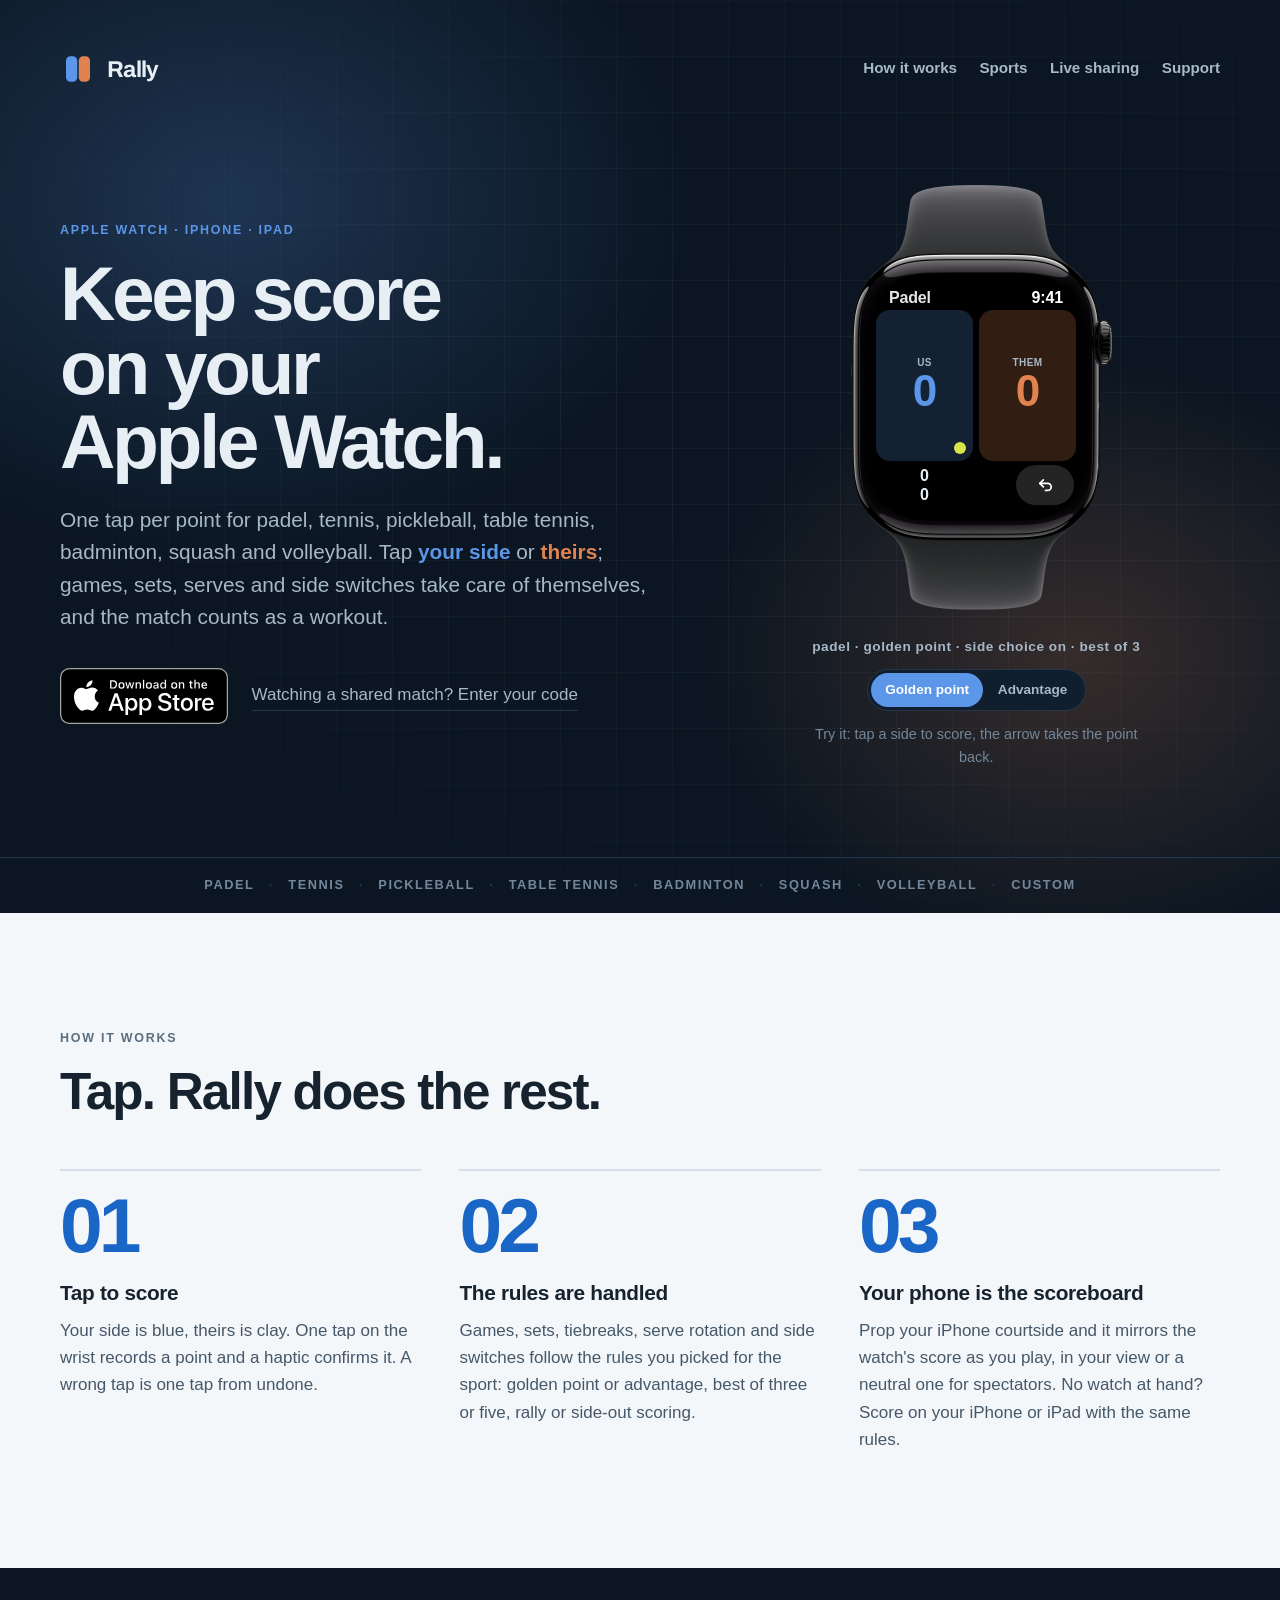
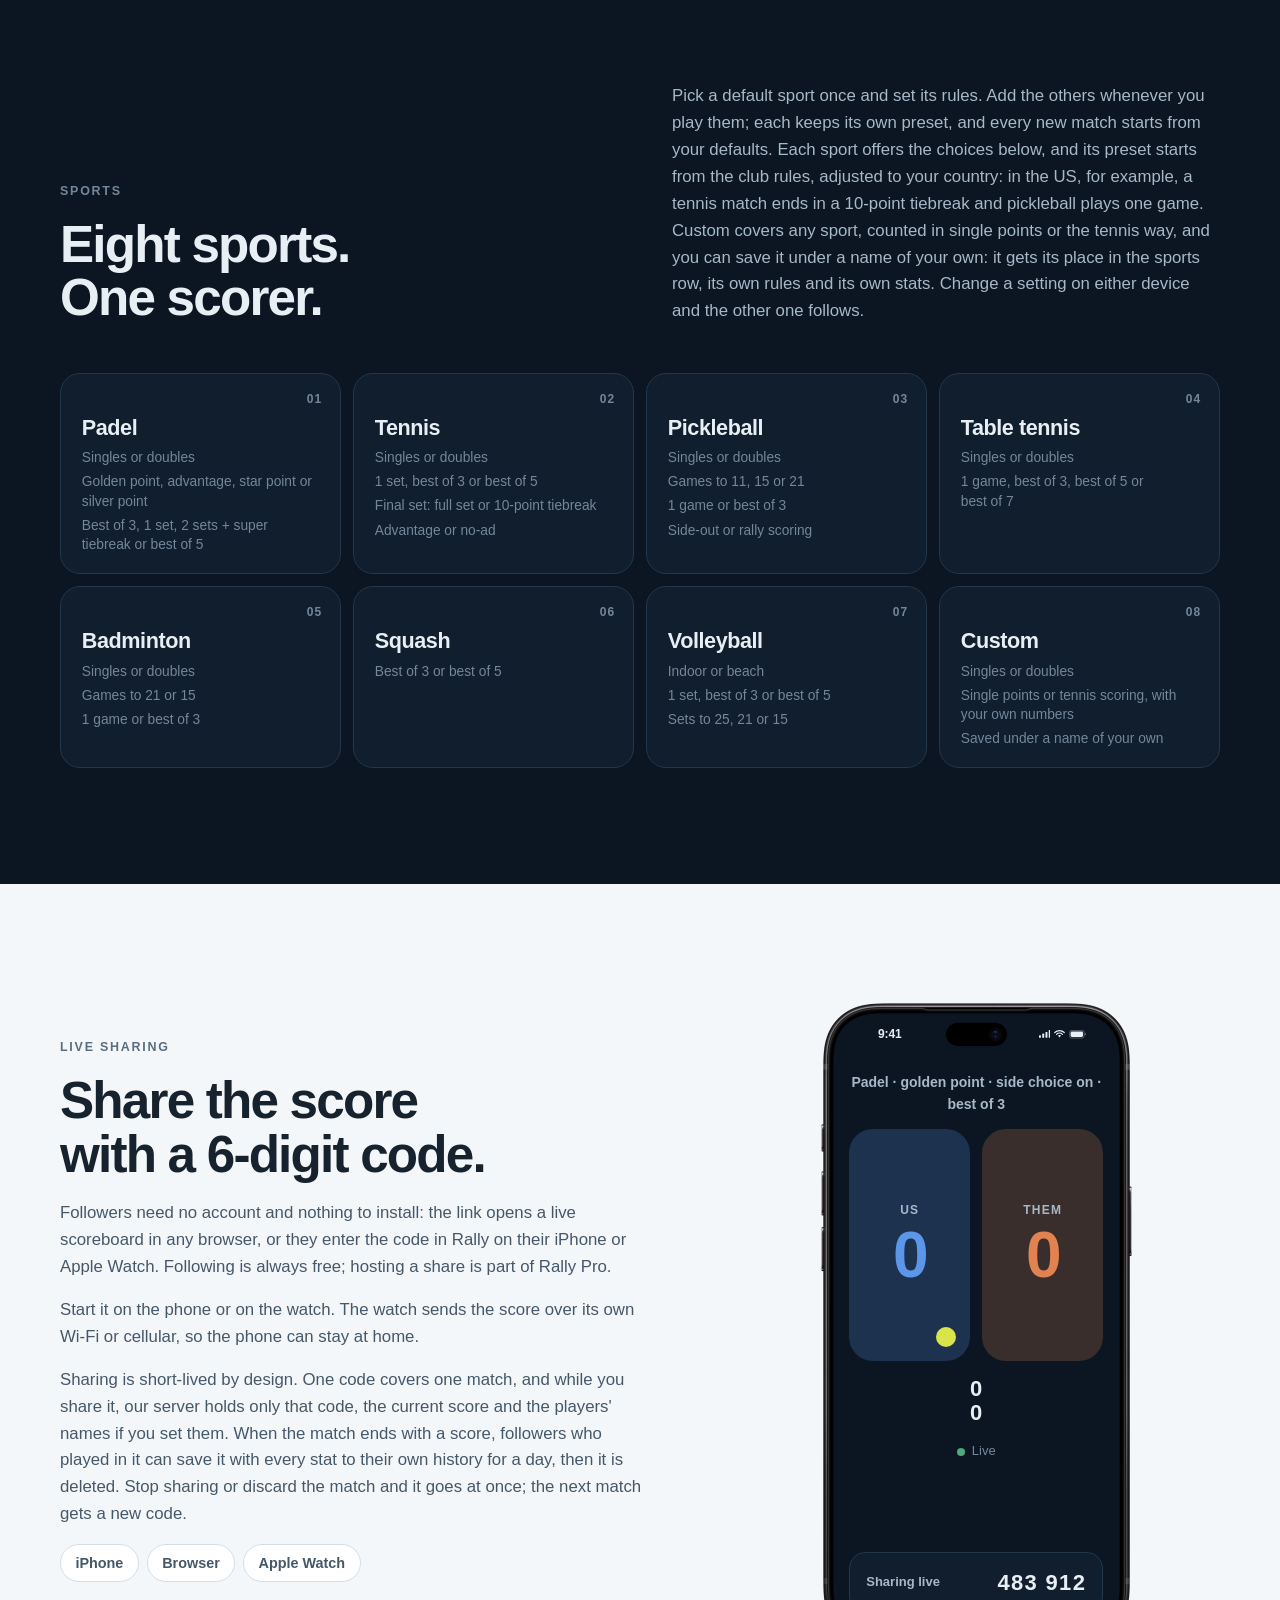
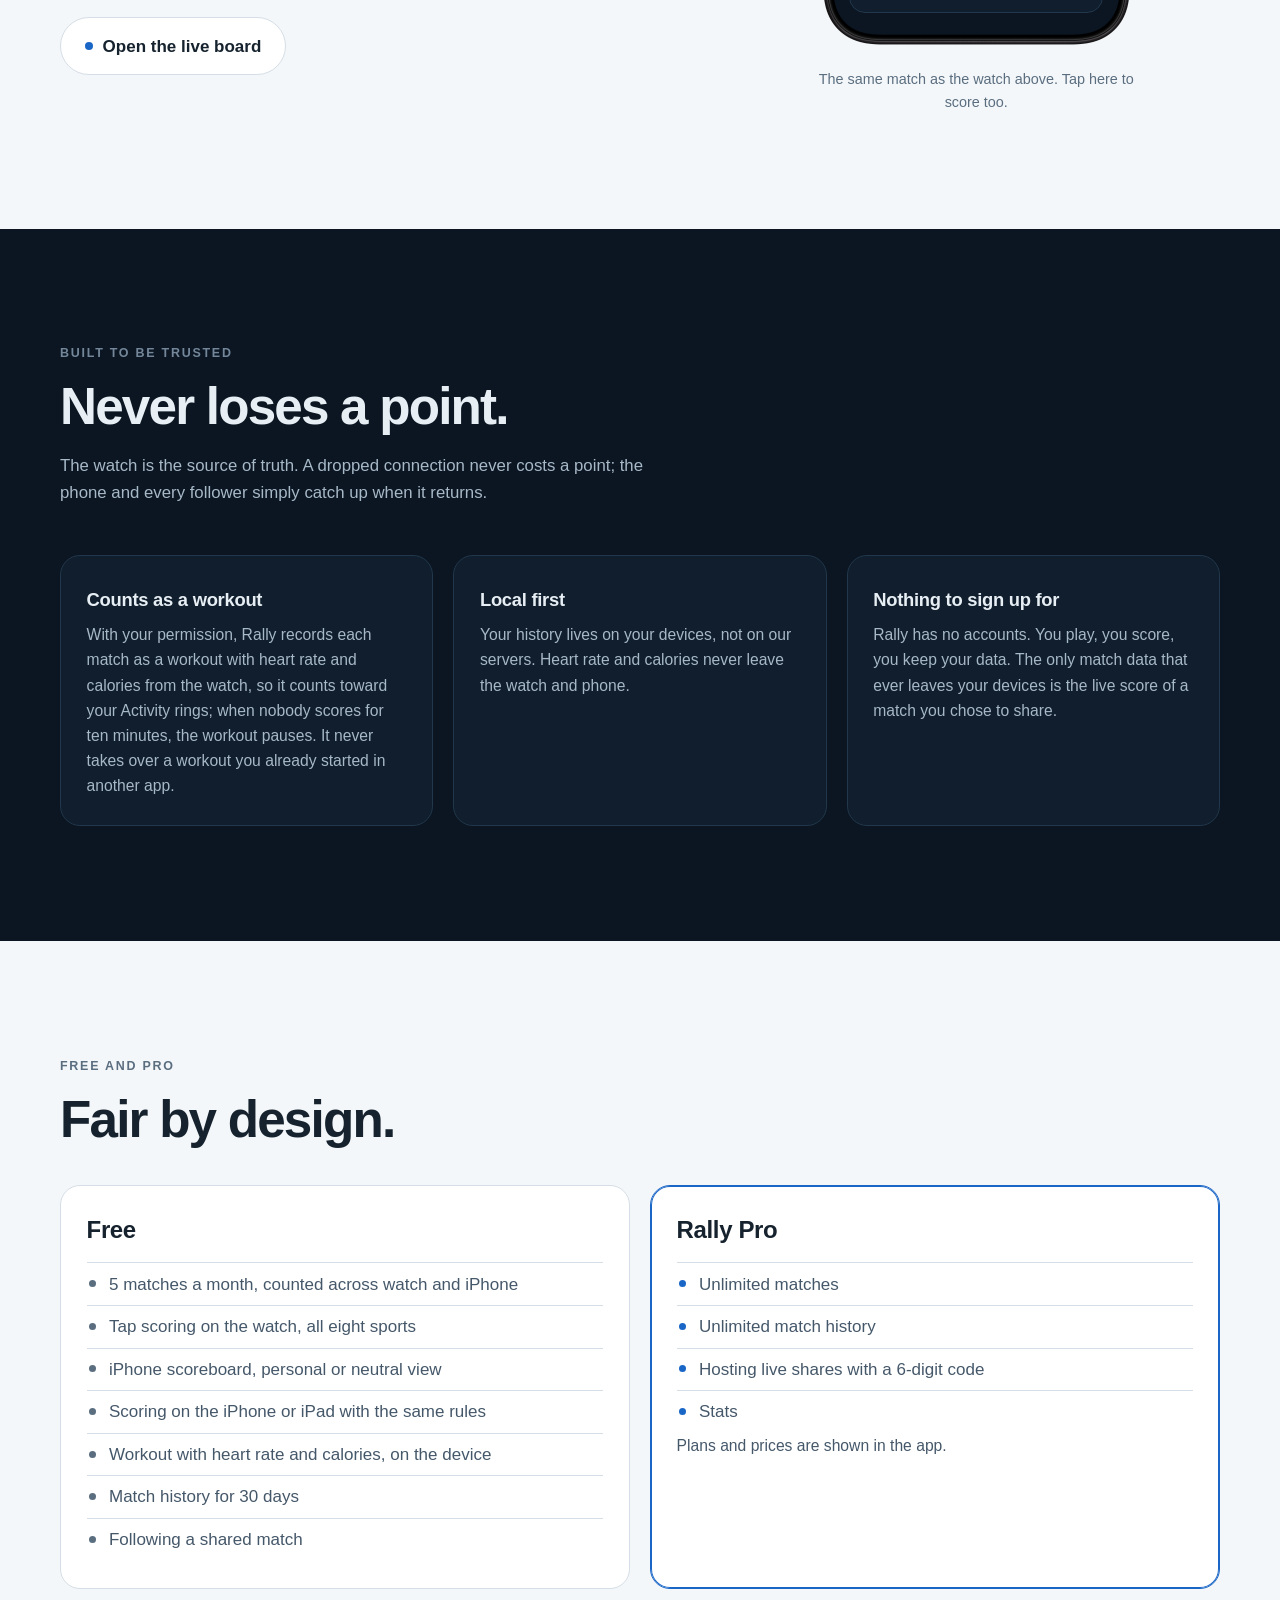
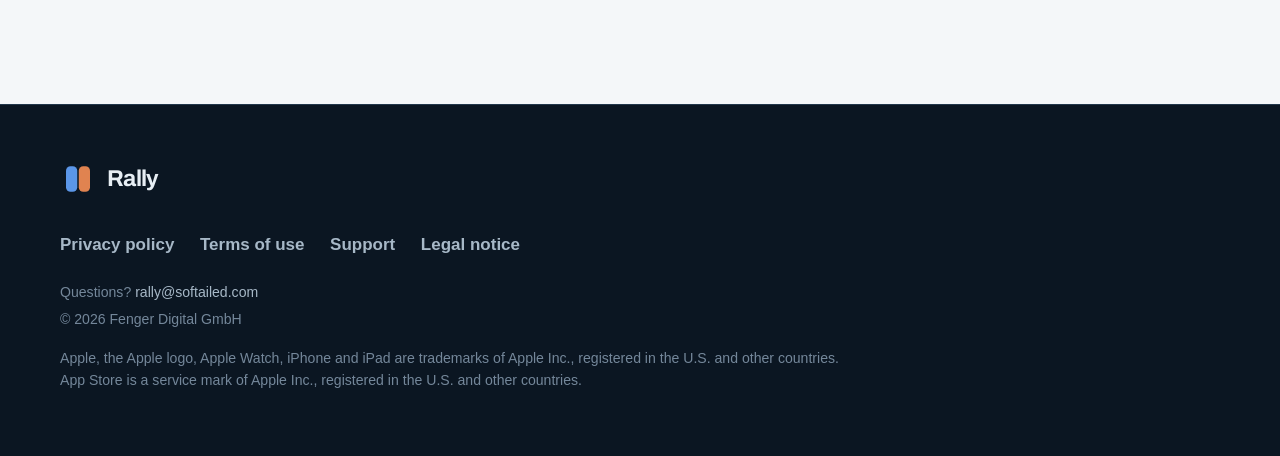
<file: index.html>
<!DOCTYPE html>
<html lang="en">
<head>
<meta charset="utf-8">
<meta name="viewport" content="width=device-width, initial-scale=1">
<title>Rally</title>
<meta name="description" content="Rally is the watch-first score keeper for padel, tennis, pickleball, table tennis, badminton, squash and volleyball. One tap on the wrist per point; Rally keeps games, sets, serves and side switches straight.">
<meta property="og:title" content="Rally">
<meta property="og:description" content="The watch-first score keeper for padel, tennis, pickleball, table tennis, badminton, squash and volleyball.">
<meta property="og:type" content="website">
<meta name="theme-color" content="#0B1622">
<link rel="icon" href="icon.svg" type="image/svg+xml">
<link rel="stylesheet" href="style.css">
</head>
<body>

<!-- 01 Hero: court night. The promise in one line and a watch you can tap.
     THE DEVICE IS APPLE'S OWN PRODUCT IMAGE (release day, Denis 2026-10-01;
     site/README.md "Apple's artwork"): Apple Watch Series 11, 46 mm, Jet
     Black aluminium with the Black Sport Band, the App Store slides' finish,
     Apple's PNG from Design Resources untouched (560 x 880, shown at 280 x
     440, so 2x). Whole, upright, uniformly scaled, no shadow, nothing over
     it; the score page lies UNDER its transparent display, clipped to
     Apple's display shape (devices.json ui.box and ui.clipPath), laid out
     at the 46 mm display's own 208 x 248 pt (the slides' geometry: the
     37 pt status band, two 97 x 151 pt tiles, the bottom row at 192 pt),
     in units of --u so the whole device scales as one below 280 px.
     The score page follows the STYLE_GUIDE watch contract: score
     tiles are the buttons (left = us in court blue, right = them in clay),
     the optic ball on the serving tile, viewer-perspective (ours at the near
     edge below the number on the serve court side; theirs at the far edge
     above the number with the sides mirrored, targets/watch/ContentView.swift
     ScoreTile.ballAlignment), the sets as the stacked mini-table, the return
     arrow in the bottom corner, the sport in the status band beside the
     clock. It runs a faithful padel scorer: golden point or advantage, best
     of three, tiebreak at 6-6, serve alternating per game and one-then-two
     in the tiebreak (packages/engine, padel preset).
     THE DECIDING-POINT CARD (feedback round 28, STYLE_GUIDE "The
     deciding-point card", targets/watch/DecidingPointCard.swift): the demo
     plays with the Side choice row turned ON (feedback round 32, decision
     5: in the app it is a setting under the deuce option, off by default,
     so the rules line says "side choice on" while it applies). At 40:40
     with golden point the receivers pick the side, so an opaque card lies
     over the tiles (never over the undo row) until it is answered. It asks
     from the wearer's own position ("Which side do you receive on?" when
     they serve, "Which side do you serve from?" when we do, the lead line
     saying who sets the side), and offers two big neutral buttons, Left on
     the left and Right on the right, never mirrored and never preselected,
     each with the court drawing (our half at the bottom, the receiving box
     in the receivers' colour, the optic server dot and a dashed serve line
     into the box). The tiles take no point while it shows, a click on the
     card outside the buttons does nothing but a brief nudge, and it ignores
     clicks for 0.7 s after it appears. The status band names the point
     ("Golden point") until it is played. While the side is open the ball is
     centred (engine serveCourtSide none), which only the phone below shows;
     after the answer it sits where the server stands. Undo after an answer
     brings the card back; undo of the deciding point keeps the answer. -->
<section class="band dark hero" id="top">
  <div class="wrap wide">
    <nav class="topbar" aria-label="Site">
      <a class="brandrow" href="./" aria-label="Rally home">
        <svg class="mark" viewBox="0 0 96 96" aria-hidden="true"><rect class="m-us" x="16" y="14" width="30" height="68" rx="12"/><rect class="m-them" x="50" y="14" width="30" height="68" rx="12"/></svg>
        <span class="n">Rally</span>
      </a>
      <!-- On phones (below 640 px) the links fold behind this button at the
           top right and open as a panel under it (Denis 2026-10-14: the
           links wrapping under the logo looked off); above that width the
           button is hidden and the links sit in the bar. -->
      <button class="menubtn" id="menuBtn" type="button" aria-expanded="false" aria-controls="siteMenu" aria-label="Menu"><span class="bars" aria-hidden="true"></span></button>
      <div class="links" id="siteMenu">
        <a href="#how">How it works</a>
        <a href="#sports">Sports</a>
        <a href="#share">Live sharing</a>
        <a href="support/">Support</a>
      </div>
    </nav>

    <div class="split hero-grid">
      <div class="hero-copy">
        <p class="eyebrow">Apple Watch · iPhone · iPad</p>
        <h1 class="display">Keep score on your Apple&nbsp;Watch.</h1>
        <p class="lead">One tap per point for padel, tennis, pickleball, table tennis, badminton, squash and volleyball. Tap <span class="us">your side</span> or <span class="them">theirs</span>; games, sets, serves and side switches take care of themselves, and the match counts as a workout.</p>
        <div class="cta">
          <!-- Apple's "Download on the App Store" badge, en-us black, the file
               from Apple's marketing tools as served (app-store-badge.svg,
               byte for byte; never redrawn, recoloured, angled or animated).
               56 px high (Apple's minimum onscreen is 40), the clear space of
               a quarter of its height around it stays empty, and its hover
               and pressed rings are drawn outside that space. One badge on
               the page. -->
          <a class="appstore" href="https://apps.apple.com/app/id6807145117"><img src="app-store-badge.svg" width="168" height="56" alt="Download on the App Store"></a>
          <a class="quiet" href="board/">Watching a shared match? Enter your code</a>
        </div>
      </div>

      <div class="demo">
        <div class="watch" id="watch" aria-label="Rally on Apple Watch, interactive demo">
          <div class="uibox">
            <div class="screen">
              <div class="statusrow" aria-hidden="true"><span class="band-lbl" id="wBand">Padel</span><span class="clock">9:41</span></div>
              <div class="tiles">
                <div class="tile us" id="wA" role="button" tabindex="0" aria-label="Point for us">
                  <span class="who">Us</span>
                  <span class="num" id="wPtsA">0</span>
                  <span class="ball" id="wBallA" aria-hidden="true"></span>
                </div>
                <div class="tile them" id="wB" role="button" tabindex="0" aria-label="Point for them">
                  <span class="who">Them</span>
                  <span class="num" id="wPtsB">0</span>
                  <span class="ball" id="wBallB" aria-hidden="true"></span>
                </div>
                <div class="dcard" id="wCard" role="group" aria-labelledby="wCardQ" aria-describedby="wCardLead" tabindex="-1" hidden>
                  <p class="dc-lead" id="wCardLead">You set the side.</p>
                  <p class="dc-q" id="wCardQ">Which side do you receive on?</p>
                  <div class="dc-btns">
                    <button class="dc-btn" id="wLeft" type="button" data-side="left">
                      <svg class="dc-court" viewBox="0 0 36 56" aria-hidden="true"><g id="wLeftCourt"><rect class="dc-box" x="18" y="28" width="16" height="14"/><rect class="dc-edge" x="1" y="1" width="34" height="54" rx="3"/><path class="dc-lines" d="M1 14H35M1 42H35M18 14V42"/><path class="dc-net" d="M1 28H35"/><path class="dc-serve" d="M11.5 10.3 23 29.8"/><path class="dc-optic" d="M26 35 20.2 31.4 25.7 28.2Z"/><circle class="dc-optic" cx="9" cy="6" r="4.5"/></g></svg>
                      <span>Left</span>
                    </button>
                    <button class="dc-btn" id="wRight" type="button" data-side="right">
                      <svg class="dc-court" viewBox="0 0 36 56" aria-hidden="true"><g id="wRightCourt"><rect class="dc-box" x="18" y="28" width="16" height="14"/><rect class="dc-edge" x="1" y="1" width="34" height="54" rx="3"/><path class="dc-lines" d="M1 14H35M1 42H35M18 14V42"/><path class="dc-net" d="M1 28H35"/><path class="dc-serve" d="M11.5 10.3 23 29.8"/><path class="dc-optic" d="M26 35 20.2 31.4 25.7 28.2Z"/><circle class="dc-optic" cx="9" cy="6" r="4.5"/></g></svg>
                      <span>Right</span>
                    </button>
                  </div>
                </div>
              </div>
              <div class="bottomrow">
                <div class="mini" id="wMini" aria-label="Games by set"></div>
                <button class="undo" id="wUndo" type="button" aria-label="Undo the last point">
                  <svg viewBox="0 0 24 24" fill="none" stroke="currentColor" stroke-width="2.4" stroke-linecap="round" stroke-linejoin="round" aria-hidden="true"><path d="M9 14 4 9l5-5"/><path d="M4 9h11a5 5 0 0 1 0 10h-3"/></svg>
                </button>
              </div>
              <div class="overlay" id="wOverlay" hidden>
                <p class="ov-title" id="wOvTitle">Match won</p>
                <p class="ov-sum" id="wOvSummary"></p>
                <button class="ov-end" id="wEnd" type="button">End match</button>
                <button class="ov-undo" id="wOvUndo" type="button">Undo</button>
              </div>
            </div>
          </div>
          <img class="hw" src="devices/apple-watch-series-11-46mm-jet-black.png" width="560" height="880" alt="" draggable="false">
        </div>
        <div class="demo-foot">
          <p class="rulesline" id="wRules">padel · golden point · side choice on · best of 3</p>
          <div class="seg" role="group" aria-label="Deuce rule for the demo">
            <button class="seg-btn is-on" type="button" data-deuce="golden" aria-pressed="true">Golden point</button>
            <button class="seg-btn" type="button" data-deuce="advantage" aria-pressed="false">Advantage</button>
          </div>
          <p class="hint">Try it: tap a side to score, the arrow takes the point back.</p>
        </div>
      </div>
    </div>
  </div>
  <div class="sportstrip" aria-hidden="true">
    <span>Padel</span><span>Tennis</span><span>Pickleball</span><span>Table tennis</span><span>Badminton</span><span>Squash</span><span>Volleyball</span><span>Custom</span>
  </div>
</section>

<!-- 02 How it works: chalk ground, three steps at display scale. -->
<section class="band" id="how">
  <div class="wrap wide">
    <p class="eyebrow">How it works</p>
    <h2>Tap. Rally does the rest.</h2>
    <div class="steps">
      <div class="step reveal">
        <span class="num">01</span>
        <h3>Tap to score</h3>
        <p>Your side is blue, theirs is clay. One tap on the wrist records a point and a haptic confirms it. A wrong tap is one tap from undone.</p>
      </div>
      <div class="step reveal">
        <span class="num">02</span>
        <h3>The rules are handled</h3>
        <p>Games, sets, tiebreaks, serve rotation and side switches follow the rules you picked for the sport: golden point or advantage, best of three or five, rally or side-out scoring.</p>
      </div>
      <div class="step reveal">
        <span class="num">03</span>
        <h3>Your phone is the scoreboard</h3>
        <p>Prop your iPhone courtside and it mirrors the watch's score as you play, in your view or a neutral one for spectators. No watch at hand? Score on your iPhone or iPad with the same rules.</p>
      </div>
    </div>
  </div>
</section>

<!-- 03 Sports: court night, the eight sports with their RULE CHOICES
     (Denis 2026-10-14: the cards showed only each preset, which read as
     "best of 5 only, singles only"). Each line names a setting's options in
     the app's own English labels (src/locales/en.ts, "TB" written out as
     tiebreak); scripts/verify-site.mjs holds every option of every chip a
     sport always shows (src/sportCatalog.ts SPORTS) to its card, so a new
     option in the app fails the check until the card names it. The presets
     start from the device's country, which the copy says. Nothing is
     selected here: the sport is chosen in the app. -->
<section class="band dark" id="sports">
  <div class="wrap wide">
    <div class="sports-head">
      <div>
        <p class="eyebrow">Sports</p>
        <h2>Eight sports. One scorer.</h2>
      </div>
      <p class="copy">Pick a default sport once and set its rules. Add the others whenever you play them; each keeps its own preset, and every new match starts from your defaults. Each sport offers the choices below, and its preset starts from the club rules, adjusted to your country: in the US, for example, a tennis match ends in a 10-point tiebreak and pickleball plays one game. Custom covers any sport, counted in single points or the tennis way, and you can save it under a name of your own: it gets its place in the sports row, its own rules and its own stats. Change a setting on either device and the other one follows.</p>
    </div>
    <ul class="sports" aria-label="Sports Rally scores, with their rule choices">
      <li class="sport reveal"><span class="idx">01</span><span class="sname">Padel</span><ul class="sopts"><li>Singles or doubles</li><li>Golden point, advantage, star point or silver point</li><li>Best&nbsp;of&nbsp;3, 1&nbsp;set, 2&nbsp;sets + super tiebreak or best&nbsp;of&nbsp;5</li></ul></li>
      <li class="sport reveal"><span class="idx">02</span><span class="sname">Tennis</span><ul class="sopts"><li>Singles or doubles</li><li>1&nbsp;set, best&nbsp;of&nbsp;3 or best&nbsp;of&nbsp;5</li><li>Final set: full set or 10-point tiebreak</li><li>Advantage or no-ad</li></ul></li>
      <li class="sport reveal"><span class="idx">03</span><span class="sname">Pickleball</span><ul class="sopts"><li>Singles or doubles</li><li>Games to 11, 15 or&nbsp;21</li><li>1&nbsp;game or best&nbsp;of&nbsp;3</li><li>Side-out or rally scoring</li></ul></li>
      <li class="sport reveal"><span class="idx">04</span><span class="sname">Table tennis</span><ul class="sopts"><li>Singles or doubles</li><li>1&nbsp;game, best&nbsp;of&nbsp;3, best&nbsp;of&nbsp;5 or best&nbsp;of&nbsp;7</li></ul></li>
      <li class="sport reveal"><span class="idx">05</span><span class="sname">Badminton</span><ul class="sopts"><li>Singles or doubles</li><li>Games to 21 or&nbsp;15</li><li>1&nbsp;game or best&nbsp;of&nbsp;3</li></ul></li>
      <li class="sport reveal"><span class="idx">06</span><span class="sname">Squash</span><ul class="sopts"><li>Best&nbsp;of&nbsp;3 or best&nbsp;of&nbsp;5</li></ul></li>
      <li class="sport reveal"><span class="idx">07</span><span class="sname">Volleyball</span><ul class="sopts"><li>Indoor or beach</li><li>1&nbsp;set, best&nbsp;of&nbsp;3 or best&nbsp;of&nbsp;5</li><li>Sets to 25, 21 or&nbsp;15</li></ul></li>
      <li class="sport reveal"><span class="idx">08</span><span class="sname">Custom</span><ul class="sopts"><li>Singles or doubles</li><li>Single points or tennis scoring, with your own numbers</li><li>Saved under a name of your own</li></ul></li>
    </ul>
  </div>
</section>

<!-- 04 Live sharing: chalk ground, the courtside Board on an iPhone. The
     device is Apple's own product image (iPhone 18 Pro Max, Black, the App
     Store slides' file), a uniform 13/30 copy of Apple's 1470 x 3000 PNG
     (637 x 1300, shown at 318.5 x 650, so 2x), with the Board under its
     transparent display, clipped to Apple's display shape; the image draws
     the real Dynamic Island, so the screen draws none and centres the status
     bar on it (time, full signal, full Wi-Fi, full battery: Apple's status
     bar rule). The Board carries the watch semantics exactly (STYLE_GUIDE):
     us left in court blue, them right in clay, the ball viewer-perspective, the sets
     mini-table, the status line, the share strip. It renders the same
     state as the watch in the hero, and its tiles score too (the phone
     doubles as the scorer). It is the MIRROR of the watch's match (round
     28, decision 4): it shows no deciding-point card, only the ball centred
     while the receivers' side is open, and a tap here still scores (the
     engine never refuses a point from the other device), which closes the
     watch's card with the side unanswered. -->
<section class="band" id="share">
  <div class="wrap wide split flip">
    <div class="demo">
      <div class="phone" id="phone" aria-label="Rally on iPhone, courtside scoreboard">
        <div class="uibox">
          <div class="screen">
            <div class="pbar" aria-hidden="true">
              <span class="ptime">9:41</span>
              <span class="picons">
                <svg class="sig" viewBox="0 0 18 12"><rect x="0" y="8" width="3" height="4" rx="1"/><rect x="5" y="5.5" width="3" height="6.5" rx="1"/><rect x="10" y="3" width="3" height="9" rx="1"/><rect x="15" y="0" width="3" height="12" rx="1"/></svg>
                <svg class="wifi" viewBox="0 0 17 12"><path class="fill" d="M8.5 11.5l2.4-2.9a3.6 3.6 0 0 0-4.8 0z"/><path class="arc" d="M3.9 6.8a6.6 6.6 0 0 1 9.2 0"/><path class="arc" d="M1.2 3.9a10.4 10.4 0 0 1 14.6 0"/></svg>
                <svg class="batt" viewBox="0 0 27 13"><rect class="shell" x="0.6" y="0.6" width="22.8" height="11.8" rx="3.6"/><rect class="level" x="2.4" y="2.4" width="19.2" height="8.2" rx="2.2"/><path class="cap" d="M25 4.4v4.2c.9-.3 1.5-1.1 1.5-2.1s-.6-1.8-1.5-2.1z"/></svg>
              </span>
            </div>
            <p class="psport" id="pRules">Padel · golden point · side choice on · best of 3</p>
            <div class="ptiles">
              <div class="ptile us" id="pA" role="button" tabindex="0" aria-label="Point for us">
                <span class="lbl">Us</span>
                <span class="pts" id="pPtsA">0</span>
                <span class="ball" id="pBallA" aria-hidden="true"></span>
              </div>
              <div class="ptile them" id="pB" role="button" tabindex="0" aria-label="Point for them">
                <span class="lbl">Them</span>
                <span class="pts" id="pPtsB">0</span>
                <span class="ball" id="pBallB" aria-hidden="true"></span>
              </div>
            </div>
            <div class="mini" id="pMini" aria-label="Games by set"></div>
            <div class="status" id="pStatus"><span class="dot"></span><span id="pStatusText">Live</span></div>
            <div class="sharestrip" aria-label="Share strip">
              <span class="ss-lbl">Sharing live</span>
              <span class="ss-code">483 912</span>
            </div>
          </div>
        </div>
        <img class="hw" src="devices/iphone-18-pro-max-black.png" width="637" height="1300" alt="" draggable="false">
      </div>
      <p class="hint">The same match as the watch above. Tap here to score too.</p>
    </div>
    <div>
      <p class="eyebrow">Live sharing</p>
      <h2>Share the score with a 6-digit code.</h2>
      <p class="copy">Followers need no account and nothing to install: the link opens a live scoreboard in any browser, or they enter the code in Rally on their iPhone or Apple Watch. Following is always free; hosting a share is part of Rally Pro.</p>
      <p class="copy">Start it on the phone or on the watch. The watch sends the score over its own Wi-Fi or cellular, so the phone can stay at home.</p>
      <p class="copy">Sharing is short-lived by design. One code covers one match, and while you share it, our server holds only that code, the current score and the players' names if you set them. When the match ends with a score, followers who played in it can save it with every stat to their own history for a day, then it is deleted. Stop sharing or discard the match and it goes at once; the next match gets a new code.</p>
      <ul class="follows" aria-label="Where followers can watch">
        <li>iPhone</li><li>Browser</li><li>Apple Watch</li>
      </ul>
      <div class="cta">
        <a class="pill" href="board/"><span class="dot"></span>Open the live board</a>
      </div>
    </div>
  </div>
</section>

<!-- 05 Trust: court night, the reliability promise, the workout, local first. -->
<section class="band dark" id="trust">
  <div class="wrap wide">
    <p class="eyebrow">Built to be trusted</p>
    <h2>Never loses a point.</h2>
    <p class="copy">The watch is the source of truth. A dropped connection never costs a point; the phone and every follower simply catch up when it returns.</p>
    <div class="grid3 trust-grid">
      <div class="card reveal">
        <h3>Counts as a workout</h3>
        <p>With your permission, Rally records each match as a workout with heart rate and calories from the watch, so it counts toward your Activity rings; when nobody scores for ten minutes, the workout pauses. It never takes over a workout you already started in another app.</p>
      </div>
      <div class="card reveal">
        <h3>Local first</h3>
        <p>Your history lives on your devices, not on our servers. Heart rate and calories never leave the watch and phone.</p>
      </div>
      <div class="card reveal">
        <h3>Nothing to sign up for</h3>
        <p>Rally has no accounts. You play, you score, you keep your data. The only match data that ever leaves your devices is the live score of a match you chose to share.</p>
      </div>
    </div>
  </div>
</section>

<!-- 06 Free and Pro: chalk ground. Features only; the store is the source
     of truth for prices (no pricing on the landing). -->
<section class="band" id="plans">
  <div class="wrap wide">
    <p class="eyebrow">Free and Pro</p>
    <h2>Fair by design.</h2>
    <div class="grid2 plans">
      <div class="card plan reveal">
        <h3>Free</h3>
        <ul>
          <li>5 matches a month, counted across watch and iPhone</li>
          <li>Tap scoring on the watch, all eight sports</li>
          <li>iPhone scoreboard, personal or neutral view</li>
          <li>Scoring on the iPhone or iPad with the same rules</li>
          <li>Workout with heart rate and calories, on the device</li>
          <li>Match history for 30 days</li>
          <li>Following a shared match</li>
        </ul>
      </div>
      <div class="card plan pro reveal">
        <h3>Rally Pro</h3>
        <ul>
          <li>Unlimited matches</li>
          <li>Unlimited match history</li>
          <li>Hosting live shares with a 6-digit code</li>
          <li>Stats</li>
        </ul>
        <p class="plan-note">Plans and prices are shown in the app.</p>
      </div>
    </div>
  </div>
</section>

<footer class="dark">
  <div class="wrap">
    <div class="brandrow">
      <svg class="mark" viewBox="0 0 96 96" aria-hidden="true"><rect class="m-us" x="16" y="14" width="30" height="68" rx="12"/><rect class="m-them" x="50" y="14" width="30" height="68" rx="12"/></svg>
      <span class="n">Rally</span>
    </div>
    <nav aria-label="Legal">
      <a href="privacy/">Privacy policy</a>
      <a href="terms/">Terms of use</a>
      <a href="support/">Support</a>
      <a href="impressum/">Legal notice</a>
    </nav>
    <p class="fine">Questions? <a href="mailto:rally@softailed.com">rally@softailed.com</a></p>
    <p class="fine">&copy; 2026 Fenger Digital GmbH</p>
    <!-- Apple's credit line (App Store marketing guidelines, Legal
         Requirements: once per website, where the legal notice is; with
         the badge, credit Apple and the Apple logo): the trademarks this
         page shows, the international form without symbols. -->
    <p class="fine credit">Apple, the Apple logo, Apple Watch, iPhone and iPad are trademarks of Apple Inc., registered in the U.S. and other countries. App Store is a service mark of Apple Inc., registered in the U.S. and other countries.</p>
  </div>
</footer>

<script>
(function () {
  'use strict';
  // The demo scorer: a faithful port of the padel preset in
  // packages/engine (deuce golden point or advantage, best of three sets,
  // tiebreak to 7 at 6-6). Serve: alternating per game with one global
  // game index across sets; in the tiebreak the first point, then every
  // two (engine tiebreakServer). Serve court side: the engine's
  // parityCourtSide over the points of BOTH sides (even total = right,
  // odd = left), 'none' (the ball centred) while the receivers' side is
  // open at a golden point, then their answer until the game ends
  // (engine courtSide, round 28 decision 3). One state feeds the watch
  // and the phone, which is literally how the product works.
  var $ = function (id) { return document.getElementById(id); };
  var LADDER = ['0', '15', '30', '40'];
  var SET = { target: 6, winBy: 2, deciderAt: 6 };
  var TIEBREAK = { target: 7, winBy: 2, deciderAt: null };
  var MATCH = { target: 2, winBy: 1, deciderAt: null };

  var deuce = 'golden';
  function gameWin() {
    return { target: 4, winBy: 2, deciderAt: deuce === 'golden' ? 3 : null };
  }

  // packages/engine/src/wincond.ts
  function met(s, o, wc) {
    if (wc.deciderAt !== null && s > wc.deciderAt && o >= wc.deciderAt) return true;
    return s >= wc.target && s - o >= wc.winBy;
  }
  function unitWinner(a, b, wc) {
    if (met(a, b, wc)) return 0;
    if (met(b, a, wc)) return 1;
    return null;
  }

  // packages/engine/src/serve.ts
  function serverByAlternation(first, gameIndex) {
    return gameIndex % 2 === 0 ? first : 1 - first;
  }
  function tiebreakServer(first, pointsPlayed) {
    if (pointsPlayed === 0) return first;
    var idx = Math.floor((pointsPlayed + 1) / 2) % 2;
    return idx === 0 ? first : 1 - first;
  }
  function parityCourtSide(total) {
    return total % 2 === 0 ? 'right' : 'left';
  }

  function fresh() {
    return {
      pts: [0, 0], games: [0, 0], sets: [],
      tb: false, tbFirst: null, gameIndex: 0, firstServer: 0,
      choicePending: false, choice: null, winner: null
    };
  }
  var s = fresh();
  var history = [];

  function setsWon(st) {
    var w = [0, 0];
    for (var i = 0; i < st.sets.length; i++) w[st.sets[i][0] > st.sets[i][1] ? 0 : 1]++;
    return w;
  }
  function server(st) {
    if (st.tb) return tiebreakServer(st.tbFirst, st.pts[0] + st.pts[1]);
    return serverByAlternation(st.firstServer, st.gameIndex);
  }
  // packages/engine/src/engine.ts courtSide, alternateUnits branch.
  function courtSide(st) {
    if (st.choicePending) return 'none';
    if (!st.tb && st.choice) return st.choice;
    return parityCourtSide(st.pts[0] + st.pts[1]);
  }

  function closeSet(st) {
    st.sets.push([st.games[0], st.games[1]]);
    st.games = [0, 0]; st.pts = [0, 0];
    st.tb = false; st.tbFirst = null;
    st.choicePending = false; st.choice = null;
    var w = setsWon(st);
    st.winner = unitWinner(w[0], w[1], MATCH);
  }

  // One rally for `side`, mutating st (engine rally()).
  function rally(st, side) {
    st.pts[side]++;
    if (st.tb) {
      var tw = unitWinner(st.pts[0], st.pts[1], TIEBREAK);
      if (tw !== null) {
        st.games[tw]++; st.gameIndex++;
        closeSet(st);
      }
      return;
    }
    var gw = unitWinner(st.pts[0], st.pts[1], gameWin());
    if (gw !== null) {
      st.games[gw]++; st.pts = [0, 0]; st.gameIndex++;
      st.choicePending = false; st.choice = null;
      if (unitWinner(st.games[0], st.games[1], SET) !== null) {
        closeSet(st);
      } else if (st.games[0] === SET.deciderAt && st.games[1] === SET.deciderAt) {
        st.tb = true;
        st.tbFirst = serverByAlternation(st.firstServer, st.gameIndex);
      }
      return;
    }
    // Receivers' court choice at the deciding point (engine recomputeChoice).
    st.choicePending = false;
    var d = gameWin().deciderAt;
    if (d !== null && st.pts[0] === d && st.pts[1] === d) {
      st.choicePending = true;
      st.choice = null;
    }
  }

  function clone(st) { return JSON.parse(JSON.stringify(st)); }

  function matchPoint(st) {
    if (st.winner !== null) return null;
    var a = clone(st); rally(a, 0);
    var b = clone(st); rally(b, 1);
    var mpA = a.winner === 0, mpB = b.winner === 1;
    return mpA && mpB ? 'both' : mpA ? 0 : mpB ? 1 : null;
  }

  function point(side) {
    if (s.winner !== null) return;
    history.push(clone(s));
    if (history.length > 400) history.shift();
    rally(s, side);
    render();
  }
  function undo() {
    if (!history.length) return;
    s = history.pop();
    render();
  }
  function reset() {
    s = fresh(); history = [];
    render();
  }
  // The answer (engine 'choice' event): it closes the question, and as a
  // step of its own undo takes it back first (the card returns), while
  // undoing the deciding point itself keeps it.
  function choose(side) {
    if (side !== 'left' && side !== 'right') return false;
    if (!s.choicePending || s.tb || s.winner !== null) return false;
    history.push(clone(s));
    s.choice = side;
    s.choicePending = false;
    render();
    return true;
  }
  function setDeuce(mode) {
    if (mode !== 'golden' && mode !== 'advantage') return;
    deuce = mode;
    reset();
  }

  // packages/engine/src/labels.ts. Round 32 (decision 15), the official
  // display: an advantage reads AD for the side ahead and NOTHING for the
  // other; the demo plays golden point and advantage, so every deuce reads
  // 40:40 (no D2 or SP here).
  function tennisLabel(p, o) {
    if (p >= 3 && o >= 3) {
      if (p === o) return '40';
      return p > o ? 'AD' : '';
    }
    return LADDER[Math.min(p, 3)];
  }
  function labels(st) {
    if (st.winner !== null) { var w = setsWon(st); return [String(w[0]), String(w[1])]; }
    if (st.tb) return [String(st.pts[0]), String(st.pts[1])];
    return [tennisLabel(st.pts[0], st.pts[1]), tennisLabel(st.pts[1], st.pts[0])];
  }

  // Viewer-perspective ball placement (ScoreTile.ballAlignment, ballJustify):
  // we serve from the near end (bottom of our tile, side as-is); the
  // opponent from the far end (top of their tile, sides mirrored).
  function ballPlace(isOpponent, side) {
    var lane = isOpponent ? 'far' : 'near';
    var end;
    if (isOpponent) end = side === 'left' ? 'right' : side === 'right' ? 'left' : 'center';
    else end = side === 'left' ? 'left' : side === 'right' ? 'right' : 'center';
    return 'ball ' + lane + ' ' + end;
  }

  // The stacked mini-table: completed sets color the winning number and
  // dim the other; the set in play stays ink. The watch shows the last
  // three columns, the phone every set.
  function pairs(st) {
    var out = st.sets.slice();
    if (st.winner === null) out.push([st.games[0], st.games[1]]);
    return out;
  }
  function miniHtml(st, limit) {
    var all = pairs(st);
    var done = st.sets.length;
    var start = limit ? Math.max(0, all.length - limit) : 0;
    var cols = [];
    for (var i = start; i < all.length; i++) {
      var p = all[i], complete = i < done;
      var ca = complete ? (p[0] > p[1] ? 'a' : 'dim') : 'live';
      var cb = complete ? (p[1] > p[0] ? 'b' : 'dim') : 'live';
      cols.push('<span class="col"><span class="' + ca + '">' + p[0] + '</span><span class="' + cb + '">' + p[1] + '</span></span>');
    }
    return cols.join('');
  }
  function summary(st) {
    var out = [];
    for (var i = 0; i < st.sets.length; i++) out.push(st.sets[i][0] + ':' + st.sets[i][1]);
    return out.join('  ');
  }

  function setText(el, text) {
    if (el.textContent === text) return;
    el.textContent = text;
    el.classList.remove('pop');
    void el.offsetWidth;
    el.classList.add('pop');
  }

  // Round 32 (decision 5): the demo's golden point plays with Side choice
  // on (the card below), which the app's rules line names only when on;
  // advantage has no deciding point, so the row and its words are gone.
  function rulesText(capital) {
    return (capital ? 'Padel' : 'padel') + ' · ' + (deuce === 'golden' ? 'golden point · side choice on' : 'advantage') + ' · best of 3';
  }

  // The deciding-point card (round 28): up while the receivers' side is
  // open; the tiles under it take no point until it is answered.
  var CARD_ARM_MS = 700;
  var cardShownAt = 0;
  var missTimer = null;
  function cardUp(st) {
    return st.winner === null && !st.tb && st.choicePending;
  }
  // The point's name stands in the status band from the moment the side
  // is open until the point is played (an answer lives until the game
  // ends, so a kept answer means the deciding point is still to play).
  function decidingOn(st) {
    return st.winner === null && !st.tb && (st.choicePending || st.choice !== null);
  }
  // Clicks are ignored for 0.7 s after the card appears (the tap that made
  // 40:40, a double tap).
  function cardArmed() {
    return Date.now() - cardShownAt >= CARD_ARM_MS;
  }
  // CourtSideGlyph: the markup draws "we receive, Right" (the box bottom
  // right, their server top left); Left mirrors it left to right, serving
  // mirrors it top to bottom (our server near, their box far).
  function drawCourt(g, weReceive, side) {
    var fx = weReceive === (side === 'left');
    var fy = !weReceive;
    g.setAttribute('transform', 'matrix(' + (fx ? -1 : 1) + ' 0 0 ' + (fy ? -1 : 1) + ' ' + (fx ? 36 : 0) + ' ' + (fy ? 56 : 0) + ')');
    g.querySelector('.dc-box').setAttribute('class', 'dc-box ' + (weReceive ? 'us' : 'them'));
  }
  function renderCard(live, srv) {
    var card = $('wCard');
    var up = live && cardUp(s);
    var wasUp = !card.hidden;
    if (up) {
      // From the wearer's own position: we receive when they serve.
      var weReceive = srv === 1;
      $('wCardLead').textContent = weReceive ? 'You set the side.' : 'Your opponents set the side.';
      $('wCardQ').textContent = weReceive ? 'Which side do you receive on?' : 'Which side do you serve from?';
      drawCourt($('wLeftCourt'), weReceive, 'left');
      drawCourt($('wRightCourt'), weReceive, 'right');
    }
    if (up && !wasUp) cardShownAt = Date.now();
    var active = document.activeElement;
    var tileFocused = active === $('wA') || active === $('wB');
    var focusInCard = card.contains(active);
    card.hidden = !up;
    // The tiles under the card leave the tab order and the accessibility
    // tree (the app's allowsHitTesting and accessibilityHidden).
    var tiles = [$('wA'), $('wB')];
    for (var i = 0; i < tiles.length; i++) {
      tiles[i].tabIndex = up ? -1 : 0;
      if (up) tiles[i].setAttribute('aria-hidden', 'true');
      else tiles[i].removeAttribute('aria-hidden');
    }
    if (up && !wasUp && tileFocused) card.focus({ preventScroll: true });
    if (!up && wasUp && focusInCard) $('wA').focus({ preventScroll: true });
    $('wBand').textContent = decidingOn(s) ? 'Golden point' : 'Padel';
  }
  // A click the card refused (outside the buttons, or before it armed):
  // the watch plays a failure haptic, the page nudges the card.
  function miss() {
    var card = $('wCard');
    card.classList.remove('miss');
    void card.offsetWidth;
    card.classList.add('miss');
    clearTimeout(missTimer);
    missTimer = setTimeout(function () { card.classList.remove('miss'); }, 450);
  }

  function render() {
    var l = labels(s), live = s.winner === null;
    var srv = live ? server(s) : null;
    var side = courtSide(s);
    setText($('wPtsA'), l[0]); setText($('wPtsB'), l[1]);
    setText($('pPtsA'), l[0]); setText($('pPtsB'), l[1]);
    var tiles = [[$('wA'), $('pA')], [$('wB'), $('pB')]];
    var balls = [[$('wBallA'), $('pBallA')], [$('wBallB'), $('pBallB')]];
    for (var i = 0; i < 2; i++) {
      for (var j = 0; j < 2; j++) {
        tiles[i][j].classList.toggle('serving', live && srv === i);
        tiles[i][j].classList.toggle('won', s.winner === i);
        balls[i][j].className = ballPlace(i === 1, side);
      }
    }
    renderCard(live, srv);

    $('wMini').innerHTML = miniHtml(s, 3);
    $('pMini').innerHTML = miniHtml(s, 0);

    var mp = matchPoint(s);
    var status = !live ? (s.winner === 0 ? 'match won · us' : 'match won · them')
      : mp !== null ? 'match point' : s.tb ? 'tiebreak' : 'Live';
    $('pStatusText').textContent = status;
    $('pStatus').classList.toggle('off', !live);

    var ov = $('wOverlay');
    ov.hidden = live;
    if (!live) {
      $('wOvTitle').textContent = s.winner === 0 ? 'Match won' : 'Match lost';
      $('wOvSummary').textContent = summary(s);
    }
    $('wRules').textContent = rulesText(false);
    $('pRules').textContent = rulesText(true);
  }

  function touched() { $('watch').classList.add('touched'); }

  // The watch owns the match: its tiles take no point while the card is
  // up (a point reaching one anyway is caught like a tap on the card). The
  // phone is the mirror and shows no card, so its tiles score as always:
  // the engine never refuses a point from the other device, and that point
  // closes the watch's card with the side unanswered.
  function bindTile(id, side, onWatch) {
    var el = $(id);
    var score = function () {
      touched();
      if (onWatch && cardUp(s)) { miss(); return; }
      point(side);
    };
    el.addEventListener('click', score);
    el.addEventListener('keydown', function (e) {
      if (e.key === 'Enter' || e.key === ' ') { e.preventDefault(); score(); }
    });
  }
  bindTile('wA', 0, true); bindTile('wB', 1, true); bindTile('pA', 0, false); bindTile('pB', 1, false);
  $('wUndo').addEventListener('click', function () { touched(); undo(); });
  $('wOvUndo').addEventListener('click', undo);
  $('wEnd').addEventListener('click', reset);
  // Every click on the card is the card's: a button answers once armed,
  // anything else is refused.
  $('wCard').addEventListener('click', function (e) {
    touched();
    var btn = e.target && e.target.closest ? e.target.closest('.dc-btn') : null;
    if (!btn || !cardArmed()) { miss(); return; }
    choose(btn.getAttribute('data-side'));
  });

  var segs = document.querySelectorAll('.seg-btn');
  for (var k = 0; k < segs.length; k++) {
    segs[k].addEventListener('click', function () {
      var mode = this.getAttribute('data-deuce');
      for (var m = 0; m < segs.length; m++) {
        var on = segs[m] === this;
        segs[m].classList.toggle('is-on', on);
        segs[m].setAttribute('aria-pressed', on ? 'true' : 'false');
      }
      touched();
      setDeuce(mode);
    });
  }

  // Test hook (scripts drive the demo and cross-check the DOM).
  window.rallyDemo = {
    point: point, undo: undo, reset: reset, choose: choose, setDeuce: setDeuce,
    state: function () { return clone(s); },
    server: function () { return s.winner === null ? server(s) : null; },
    courtSide: function () { return courtSide(s); },
    cardUp: function () { return cardUp(s); },
    cardAgeMs: function () { return cardUp(s) ? Date.now() - cardShownAt : null; },
    armMs: CARD_ARM_MS
  };
  render();
})();

// The phone menu (below 640 px, style.css .menubtn): the button opens and
// closes the links panel; a chosen link, Escape or a click outside the bar
// closes it.
(function () {
  'use strict';
  var bar = document.querySelector('.topbar');
  var btn = document.getElementById('menuBtn');
  if (!bar || !btn) return;
  function setOpen(open) {
    bar.classList.toggle('open', open);
    btn.setAttribute('aria-expanded', open ? 'true' : 'false');
  }
  btn.addEventListener('click', function () { setOpen(!bar.classList.contains('open')); });
  var links = bar.querySelectorAll('.links a');
  for (var i = 0; i < links.length; i++) links[i].addEventListener('click', function () { setOpen(false); });
  document.addEventListener('keydown', function (e) {
    if (e.key === 'Escape' && bar.classList.contains('open')) { setOpen(false); btn.focus(); }
  });
  document.addEventListener('click', function (e) {
    if (bar.classList.contains('open') && !bar.contains(e.target)) setOpen(false);
  });
})();
</script>

</body>
</html>
</file>
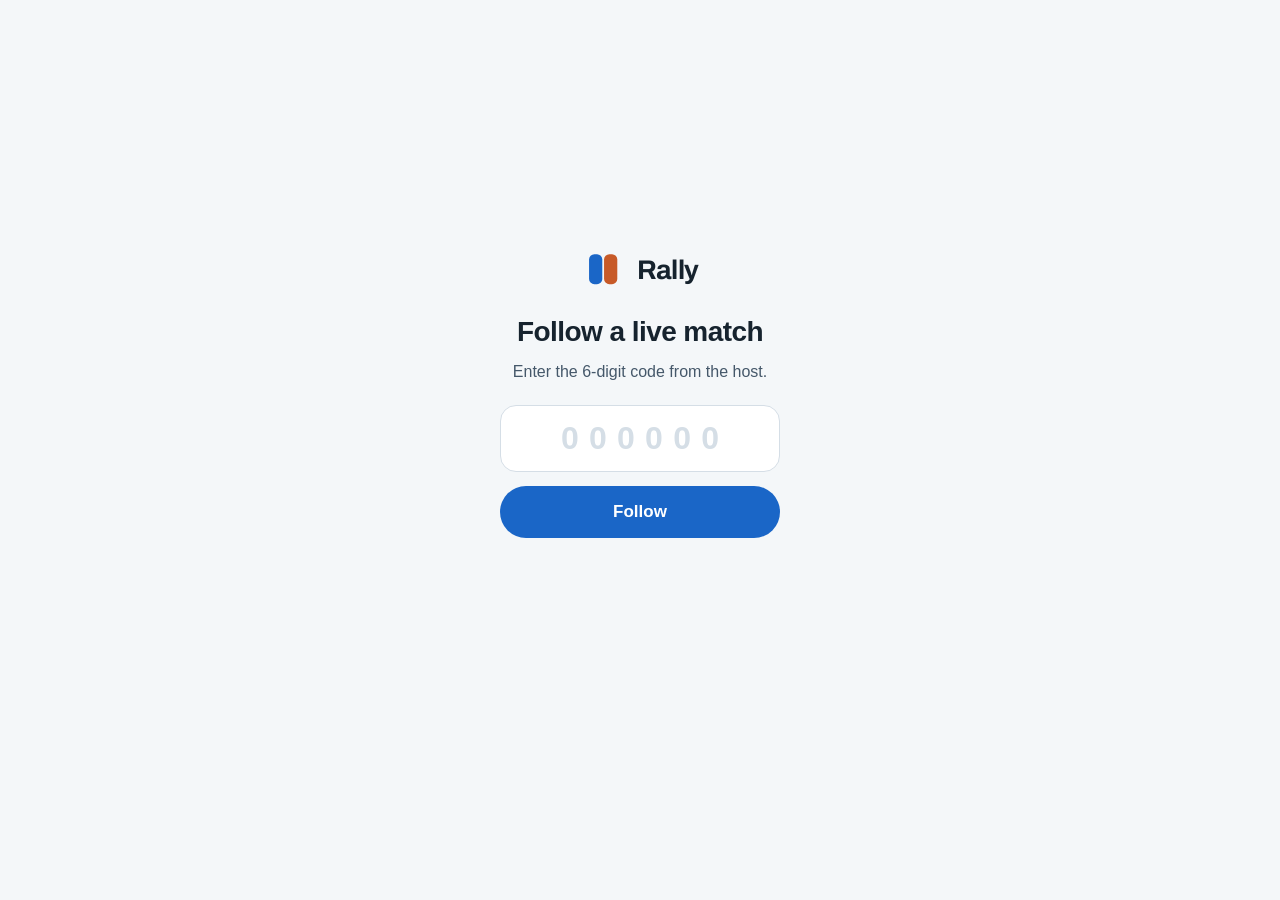
<file: board/index.html>
<!DOCTYPE html>
<!-- Rally live scoreboard (static, GitHub Pages). THE LINK a host shares.
     Followers are free and account-less by product law: this page needs no
     login, loads NO external script, style or font, and stores nothing
     about the match. It joins a share through the share-join edge function
     (POST {code}) and then follows it two ways at once:
       LIVE (feedback round 27, decision 6): it joins the relay's Realtime
       channel "share:<shareId>" over one WebSocket to the same Supabase
       project (the channel the iPhone follow screen uses), so a score
       lands about 0.35 s after the host's upload. While the channel is
       joined, share-state is asked only every 10 s as a safety net.
       ASKING: share-state (POST {shareId}) every 2.5 s whenever the live
       channel is not joined (before it joins, after it drops, in a
       browser without WebSocket), backing off to 10 s after three
       consecutive failures, pausing while the tab is hidden and resuming
       with an immediate ask on visibilitychange.
     Measured on the live relay (tools/relay-latency.mjs, round 27): the
     2.5 s poller saw a score 1.8 s after the upload on average, 3.1 s at
     worst; the Realtime push arrives in about 0.35 s.
     Request and response shapes: supabase/functions/share-join/index.ts,
     share-state/index.ts; the broadcasts (events "snapshot", "participants",
     "ended") come from share-uplink and share-end. share-state carries no
     per-IP rate limit by design (a club's Wi-Fi is one address); share-join
     keeps its 30 per 10 minutes against code guessing.
     A SHARE IS A MATCH (round 14): the ended snapshot is the result and
     TERMINAL (the poll and the channel stop there; round 24 keeps a scored
     end on the relay for 24 hours, so no 404 would ever end the follow).
     A 404 without an ended snapshot means the host stopped sharing mid-match
     or the share idled out: the last score stays with "Sharing ended".
     THE LINK IS NEUTRAL (round 27, decision 2): no side choice here; the
     result reads "<side> won". SWAP SIDES stays: a per-device VIEW
     setting, remembered in localStorage per browser (rally.board.swap);
     the colours, the serve ball and the names stay with their teams. That
     one preference is ALL this page stores; the old side choice
     (rally.board.team) is removed on load.
     THE BOARD IS THE APP'S BOARD (round 27, decision 4): two tinted tiles
     (blue = the host's team, clay = the other, STYLE_GUIDE, load-bearing),
     the side label above the points in INITIALS ("D & J", collisions
     expand, src/players.ts tileLabelsFromNames), the sets as the stacked
     mini-table ALWAYS below the tiles (it scrolls sideways when a best of
     nine outgrows the screen, the newest set in view), the serve as the
     optic ball placed from the viewer's side (src/components/Scoreboard.tsx
     ballJustify: the host's team serves from the NEAR edge on its serve
     court side, the other team from the FAR edge with the sides mirrored,
     centered where the sport has no serve court side) with the serving
     player's NAME beside it when the host's snapshot says which player
     serves (snapshot.serverIndex, round 27, decision 1). A decided match
     shows sets won in the tiles, as the app does. Light and dark follow
     the system.
     THE SPORT READS AS A NAME (decision 3): built-in ids map to their
     names, a saved sport arrives by name (snapshot.sportName). The page
     speaks English or German by the browser's language; ?lang=de|en
     overrides it (the verifier uses that).
     AN X LEAVES (decision 5): back to the code entry, nothing kept.
     THE LOCKUP (Denis, 2026-10-14): the full logo, the court-sides mark
     with the "Rally" wordmark in Archivo 700, sits above the code entry's
     headline, centred with it, and links to the landing page (../). It is
     the site's one lockup (site/style.css's brandrow, the same markup and a
     copy of its rules: the word's cap height 0.618 x the mark's height,
     centred on it); its font is an Archivo subset of R, a, l and y inlined
     as a data URI (1.2 KB, OFL), so the page still makes no request. The
     code entry shows no header: its status, sport and X belong to a followed
     match, where the sport's name takes the centre. The small mark over the
     title and the "Scored with Rally" App Store footer are gone; the landing
     carries the App Store badge.
     The anon key is public by design: it grants nothing, the table is
     service-role-only and every mutation goes through edge functions.
     The app links here through boardUrl() in src/links.ts; the URL shape is
     board/?code=123456 and must stay stable.
     Verified by scripts/verify-board.mjs (headless Edge, the two POSTs
     answered by a scripted relay, the WebSocket by a scripted channel). -->
<html lang="en">
<head>
<meta charset="utf-8">
<meta name="viewport" content="width=device-width, initial-scale=1, viewport-fit=cover">
<meta name="color-scheme" content="light dark">
<title>Rally live score</title>
<link rel="icon" href="../icon.svg" type="image/svg+xml">
<style>
  /* The app's tokens (STYLE_GUIDE colour table, src/theme.ts). */
  :root {
    --ground: #F4F7F9;
    --surface: #FFFFFF;
    --ink: #16232E;
    --ink-soft: #45586A;
    --ink-faint: #5A6E80;
    --line: #D5DEE6;
    --us: #1A66C7;
    --them: #C75A28;
    --them-ink: #B04A20;
    --us-tile: rgba(26, 102, 199, 0.13);
    --them-tile: rgba(199, 90, 40, 0.13);
    --serve: #B7C821;
    --serve-ink: #16232E;
    --fresh: #2E8B5A;
    --stale: #B8860B;
    --on-accent: #FFFFFF;
    --track: #E4EBF1;
  }
  @media (prefers-color-scheme: dark) {
    :root {
      --ground: #0B1622;
      --surface: #101E2D;
      --ink: #E7EEF4;
      --ink-soft: #A7B8C7;
      --ink-faint: #74879A;
      --line: #22374B;
      --us: #5B96E8;
      --them: #E08350;
      --them-ink: #E08350;
      --us-tile: rgba(91, 150, 232, 0.22);
      --them-tile: rgba(224, 131, 80, 0.22);
      --serve: #D9E44A;
      --serve-ink: #16232E;
      --fresh: #4EA97C;
      --stale: #D9A13B;
      /* Round 27 review: white on the dark-mode blue is 3.0:1; the
         ground's ink reads 6.8:1. */
      --on-accent: #0B1622;
      --track: #16283A;
    }
  }
  * { box-sizing: border-box; }
  html, body { height: 100%; }
  body {
    margin: 0;
    background: var(--ground);
    color: var(--ink);
    font-family: -apple-system, BlinkMacSystemFont, "SF Pro Text", "Segoe UI",
      Roboto, Helvetica, Arial, sans-serif;
    display: flex;
    flex-direction: column;
    min-height: 100%;
    -webkit-font-smoothing: antialiased;
  }
  button { font: inherit; }

  /* ── The lockup (Denis, 2026-10-14: one lockup wherever the mark and the
     word stand together, at the homepage's proportions, in the brand font) ──
     --m is the height of the mark's halves; the SVG box (viewBox 0 0 96 96)
     is 96/68 of it. The word is Archivo 700 at -0.025em (brand/BRAND.md): its
     cap height 0.618 x --m, optically centred on the mark, its ink 0.711 x --m
     from the mark's ink. this is the copy of site/style.css's rules (same markup); verify-site and verify-board measure both. The font is an
     Archivo subset of R, a, l and y inlined (1.2 KB, OFL): no request. */
  @font-face {
    font-family: "Rally Wordmark";
    font-style: normal;
    font-weight: 700;
    font-display: block;
    src: url([data-uri]) format("woff2");
  }
  .brandrow {
    --m: 25.5px;
    display: inline-flex;
    align-items: center;
    gap: calc(var(--m) * 0.420);
    text-decoration: none;
    color: inherit;
    transition: opacity 0.15s ease;
  }
  a.brandrow:hover { opacity: 0.82; }
  a.brandrow:active { opacity: 0.65; }
  .brandrow .mark { flex: none; width: calc(var(--m) * 96 / 68); height: calc(var(--m) * 96 / 68); }
  .brandrow .n {
    font-family: "Rally Wordmark", -apple-system, BlinkMacSystemFont, "SF Pro Text", "Segoe UI", Roboto, Helvetica, Arial, sans-serif;
    font-weight: 700;
    font-size: calc(var(--m) * 0.899);
    line-height: 1;
    letter-spacing: -0.025em;
    color: var(--ink);
    transform: translateY(0.042em);
  }
  .mark .m-us { fill: var(--us); }
  .mark .m-them { fill: var(--them); }
  /* end of the lockup */

  /* Header: the X (left), the sport (center), the connection (right). */
  header {
    display: grid;
    grid-template-columns: 1fr auto 1fr;
    align-items: center;
    gap: 8px;
    width: 100%;
    max-width: 1004px;
    margin: 0 auto;
    padding: calc(10px + env(safe-area-inset-top, 0px)) max(12px, env(safe-area-inset-right, 0px)) 10px max(12px, env(safe-area-inset-left, 0px));
  }
  #leave {
    justify-self: end;
    width: 44px; height: 44px;
    display: flex; align-items: center; justify-content: center;
    border: 0; border-radius: 22px; padding: 0;
    background: transparent; color: var(--ink-soft);
    cursor: pointer; visibility: hidden;
  }
  #leave svg { width: 22px; height: 22px; display: block; }
  #leave:hover { background: var(--track); color: var(--ink); }
  #leave:active { opacity: 0.7; }
  body.following #leave { visibility: visible; }
  #sport {
    font-size: 17px; font-weight: 600; color: var(--ink);
    white-space: nowrap; overflow: hidden; text-overflow: ellipsis;
    max-width: 52vw; text-align: center;
  }
  #status {
    justify-self: start;
    display: flex; align-items: center; gap: 8px;
    font-size: 14px; color: var(--ink-faint);
    visibility: hidden; white-space: nowrap;
  }
  body.following #status { visibility: visible; }
  /* The code entry shows the lockup in the centre, a followed match its sport. */
  body:not(.following) #sport { display: none; }
  /* The code entry: no header, so the logo, the headline and the code stand
     centred on the whole screen (Denis, 2026-10-14). */
  body:not(.following) header { display: none; }
  #dot { width: 9px; height: 9px; border-radius: 50%; flex: none;
    background: var(--fresh); }
  #dot.stale { background: var(--stale); }
  #dot.off { background: var(--ink-faint); }

  main {
    flex: 1;
    width: 100%;
    max-width: 980px;
    margin: 0 auto;
    padding: 8px max(16px, env(safe-area-inset-right, 0px)) calc(16px + env(safe-area-inset-bottom, 0px)) max(16px, env(safe-area-inset-left, 0px));
    display: flex;
    flex-direction: column;
  }

  /* --- The code entry ------------------------------------------------ */
  #joinForm {
    display: none;
    flex: 1;
    flex-direction: column;
    align-items: center;
    justify-content: center;
    gap: 14px;
    text-align: center;
    padding-bottom: 8vh;
  }
  #joinForm.show { display: flex; }
  #joinForm .brandrow { --m: 30px; margin-bottom: 10px; }
  #joinForm h1 { margin: 0; font-size: 28px; line-height: 34px; font-weight: 700;
    letter-spacing: -0.02em; }
  #joinHint { margin: 0; color: var(--ink-soft); font-size: 16px; max-width: 26em; }
  #codeInput {
    margin-top: 10px;
    width: min(280px, 100%);
    background: var(--surface); color: var(--ink);
    border: 1.5px solid var(--line); border-radius: 16px;
    font-size: 32px; font-weight: 600; letter-spacing: 0.32em;
    text-indent: 0.32em; text-align: center;
    padding: 14px 8px; font-variant-numeric: tabular-nums;
  }
  #codeInput::placeholder { color: var(--line); }
  #codeInput:focus { outline: none; border-color: var(--us); }
  #joinButton {
    width: min(280px, 100%); min-height: 52px;
    border: 0; border-radius: 26px;
    background: var(--us); color: var(--on-accent);
    font-size: 17px; font-weight: 600; cursor: pointer;
  }
  #joinButton:hover { filter: brightness(1.06); }
  #joinButton:active { opacity: 0.75; }
  #joinError { margin: 0; min-height: 20px; color: var(--them-ink); font-size: 15px; }

  /* --- The board ----------------------------------------------------- */
  /* The block centers in the height it has once the tiles reach their
     ceiling (the app Board's rule), so a tall phone has no dead band. */
  #board { display: none; flex: 1; flex-direction: column; justify-content: center; gap: 18px; }
  .sr-only { position: absolute; width: 1px; height: 1px; overflow: hidden;
    clip: rect(0 0 0 0); clip-path: inset(50%); white-space: nowrap; }
  #board.show { display: flex; }

  /* The result or the end, above the tiles. */
  #banner { display: none; flex-direction: column; align-items: center;
    gap: 4px; text-align: center; padding: 4px 8px 0; }
  #banner.show { display: flex; }
  #bannerTitle { font-size: 22px; line-height: 28px; font-weight: 700; }
  #bannerHint { font-size: 15px; color: var(--ink-soft); max-width: 32em; }
  #bannerHint:empty { display: none; }

  #tiles { display: flex; gap: 12px; flex: 1;
    min-height: 220px; max-height: 460px; }
  #board.swapped #tiles { flex-direction: row-reverse; }
  .tile {
    position: relative;
    flex: 1 1 0; min-width: 0;
    border-radius: 24px;
    display: flex; flex-direction: column;
    align-items: center; justify-content: center;
    gap: 2px;
    padding: 44px 12px;
    overflow: hidden;
  }
  .tile.a { background: var(--us-tile); }
  .tile.b { background: var(--them-tile); }
  .who { max-width: 100%; font-size: 13px; font-weight: 600;
    letter-spacing: 0.1em; text-transform: uppercase; color: var(--ink-soft);
    white-space: nowrap; overflow: hidden; text-overflow: ellipsis; }
  /* Round 32 (decision 15): the side behind at an advantage draws NOTHING
     (an empty label); min-height keeps its line, so its name stays level
     with the other tile's. */
  .points { font-size: clamp(80px, 24vw, 188px); line-height: 1.08; min-height: 1.08em;
    font-weight: 800; letter-spacing: -0.03em;
    font-variant-numeric: tabular-nums; white-space: nowrap; }
  .tile.a .points { color: var(--us); }
  .tile.b .points { color: var(--them); }
  /* The ball lane: the near (bottom) edge for the host's team, the far
     (top) edge for the other; justify-content comes from ballJustify(). */
  .lane { position: absolute; left: 14px; right: 14px;
    display: none; align-items: center; gap: 7px; }
  .tile.serving .lane { display: flex; }
  .tile.a .lane { bottom: 14px; }
  .tile.b .lane { top: 14px; }
  .ball { width: 20px; height: 20px; border-radius: 50%; flex: none;
    background: var(--serve); color: var(--serve-ink);
    font-size: 11px; font-weight: 800; line-height: 20px; text-align: center; }
  /* A long name wraps to a second line on a narrow tile instead of
     cutting "serves" short. */
  .serve-name { min-width: 0; font-size: 13px; line-height: 16px; font-weight: 600;
    color: var(--ink-soft); overflow: hidden; display: -webkit-box;
    -webkit-box-orient: vertical; -webkit-line-clamp: 2; overflow-wrap: anywhere; }
  .serve-name:empty { display: none; }

  /* The sets: the stacked mini-table, always below the tiles. It
     scrolls sideways inside its own box when it outgrows the width. */
  /* Auto margins center the row while it fits and let it scroll from
     its first set when it does not (justify-content: center would clip
     the start of an overflowing row out of reach). */
  #sets { display: flex; overflow-x: auto;
    scrollbar-width: none; min-height: 56px; }
  #sets::-webkit-scrollbar { display: none; }
  #setRow { display: flex; gap: 22px; margin: 0 auto; padding: 0 4px; }
  #setRow.dense { gap: 14px; }
  #setRow.denser { gap: 10px; }
  .set { display: flex; flex-direction: column; align-items: center;
    gap: 2px; min-width: 26px; }
  .set b { font-size: 24px; line-height: 28px; font-weight: 700;
    font-variant-numeric: tabular-nums; color: var(--ink-faint); }
  .set b.live { color: var(--ink); }
  .set b.won-a { color: var(--us); }
  .set b.won-b { color: var(--them); }
  .set small { font-size: 12px; font-weight: 600; margin-left: 2px; }

  /* The controls: swap sides, and the code. */
  #controls { display: flex; align-items: center; justify-content: center;
    gap: 14px; flex-wrap: wrap; }
  #swap { display: flex; align-items: center; gap: 8px;
    min-height: 44px; padding: 0 18px;
    background: var(--surface); color: var(--ink);
    border: 1px solid var(--line); border-radius: 22px;
    font-size: 15px; font-weight: 600; cursor: pointer; }
  #swap svg { width: 18px; height: 18px; display: block; color: var(--ink-soft); }
  #swap:hover { border-color: var(--ink-faint); }
  #swap:active { opacity: 0.75; }
  #swap[aria-pressed="true"] { border-color: var(--us); }
  #swap[aria-pressed="true"] svg { color: var(--us); }
  #codeLabel { font-size: 14px; color: var(--ink-faint);
    font-variant-numeric: tabular-nums; letter-spacing: 0.04em; }

  /* Wide screens (a laptop, a TV courtside; feedback round 27, second
     pass): the current score stays the focus, and everything around it
     grows WITH the screen instead of staying phone-sized, so the page
     reads in balance from 900 px to a 4K TV. Every size is a clamp on
     the viewport, capped where more would only shout. */
  @media (min-width: 900px) {
    header { max-width: min(1500px, 92vw); padding-left: 20px; padding-right: 20px; }
    main { max-width: min(1476px, 90vw); }
    #sport { font-size: clamp(18px, 1.1vw + 8px, 34px); }
    #status { font-size: clamp(14px, 0.7vw + 8px, 26px); gap: clamp(8px, 0.5vw, 12px); }
    #dot { width: clamp(9px, 0.6vw, 14px); height: clamp(9px, 0.6vw, 14px); }
    #leave { width: clamp(44px, 2.8vw + 8px, 64px); height: clamp(44px, 2.8vw + 8px, 64px); border-radius: 50%; }
    #leave svg { width: clamp(22px, 1.4vw + 4px, 32px); height: clamp(22px, 1.4vw + 4px, 32px); }
    #board { gap: clamp(18px, 1.6vw, 34px); }
    #banner { gap: clamp(4px, 0.4vw, 8px); }
    #bannerTitle { font-size: clamp(22px, 1.8vw + 8px, 52px); line-height: 1.25; }
    #bannerHint { font-size: clamp(15px, 0.6vw + 8px, 22px); }
    #tiles { gap: clamp(20px, 1.6vw, 36px); min-height: 340px; max-height: min(62vh, 760px); }
    .tile { border-radius: clamp(32px, 2vw, 48px); padding: clamp(44px, 4vw, 84px) 16px; }
    .who { font-size: clamp(15px, 1vw + 6px, 32px); }
    .points { font-size: clamp(120px, min(15vw, 30vh), 320px); }
    .lane { left: clamp(20px, 1.6vw, 34px); right: clamp(20px, 1.6vw, 34px); gap: clamp(9px, 0.7vw, 14px); }
    .tile.a .lane { bottom: clamp(20px, 1.6vw, 34px); }
    .tile.b .lane { top: clamp(20px, 1.6vw, 34px); }
    .ball { width: clamp(28px, 1.8vw + 10px, 56px); height: clamp(28px, 1.8vw + 10px, 56px);
      line-height: clamp(28px, 1.8vw + 10px, 56px); font-size: clamp(14px, 0.8vw + 5px, 26px); }
    .serve-name { font-size: clamp(16px, 0.9vw + 7px, 30px); line-height: 1.25; }
    #sets { min-height: clamp(56px, 4.5vw, 110px); }
    #setRow { gap: clamp(22px, 1.8vw, 40px); }
    #setRow.dense { gap: clamp(14px, 1.2vw, 28px); }
    #setRow.denser { gap: clamp(10px, 0.9vw, 22px); }
    .set b { font-size: clamp(28px, 2vw + 8px, 60px); line-height: 1.15; }
    .set small { font-size: clamp(12px, 0.5vw + 6px, 20px); }
    #controls { gap: clamp(14px, 1vw, 24px); }
    #swap { min-height: clamp(44px, 2.6vw + 14px, 72px); padding: 0 clamp(18px, 1.4vw, 32px);
      border-radius: 999px; font-size: clamp(15px, 0.7vw + 8px, 26px); gap: clamp(8px, 0.6vw, 14px); }
    #swap svg { width: clamp(18px, 1vw + 6px, 32px); height: clamp(18px, 1vw + 6px, 32px); }
    #codeLabel { font-size: clamp(14px, 0.7vw + 8px, 26px); }
  }
  /* Short landscape phones: everything fits one screen; the tiles give
     up height first. */
  @media (max-height: 460px) {
    header { padding-top: calc(4px + env(safe-area-inset-top, 0px)); padding-bottom: 2px; }
    main { padding-top: 0; padding-bottom: calc(8px + env(safe-area-inset-bottom, 0px)); }
    #board { gap: 8px; }
    #banner { padding-top: 0; }
    #bannerTitle { font-size: 18px; line-height: 22px; }
    #bannerHint { font-size: 13px; }
    #tiles { min-height: 0; }
    /* Round 27 review: the lane (10 px in, a 20 px ball) sits inside the
       tile's own padding, so it never covers the side label or the score;
       the score follows the height as well as the width. */
    .tile { padding: 36px 12px; }
    .tile.a .lane { bottom: 8px; }
    .tile.b .lane { top: 8px; }
    .lane { left: 12px; right: 12px; }
    .points { font-size: clamp(44px, min(13vw, 19vh), 120px); }
    #sets { min-height: 44px; }
    .set b { font-size: 20px; line-height: 23px; }
    #swap { min-height: 40px; }
    #joinForm .brandrow { --m: 22px; margin-bottom: 0; }
  }
</style>
</head>
<body>
<header>
  <div id="status"><span id="dot"></span><span id="statusText"></span></div>
  <div id="sport">Rally</div>
  <button type="button" id="leave" aria-label="Leave match" title="Leave match">
    <svg viewBox="0 0 24 24" fill="none" stroke="currentColor" stroke-width="2.2" stroke-linecap="round" aria-hidden="true" focusable="false"><path d="M6 6l12 12M18 6L6 18"/></svg>
  </button>
</header>
<main>
  <form id="joinForm" novalidate>
    <a class="brandrow" id="brand" href="../"><svg class="mark" viewBox="0 0 96 96" aria-hidden="true" focusable="false"><rect class="m-us" x="16" y="14" width="30" height="68" rx="12"/><rect class="m-them" x="50" y="14" width="30" height="68" rx="12"/></svg><span class="n">Rally</span></a>
    <h1 id="joinTitle">Follow a live match</h1>
    <p id="joinHint">Enter the 6-digit code from the host.</p>
    <input id="codeInput" inputmode="numeric" autocomplete="one-time-code"
      maxlength="6" placeholder="000000" aria-label="Code">
    <button type="submit" id="joinButton">Follow</button>
    <p id="joinError" role="alert"></p>
  </form>
  <div id="announce" class="sr-only" aria-live="polite" aria-atomic="true"></div>
  <section id="board">
    <div id="banner">
      <div id="bannerTitle"></div>
      <div id="bannerHint"></div>
    </div>
    <div id="tiles">
      <div class="tile a" id="tileA">
        <div class="who" id="nameA">Team A</div>
        <div class="points" id="pointsA">0</div>
        <div class="lane" id="laneA"><span class="ball" id="ballA"></span><span class="serve-name" id="serveA"></span></div>
      </div>
      <div class="tile b" id="tileB">
        <div class="who" id="nameB">Team B</div>
        <div class="points" id="pointsB">0</div>
        <div class="lane" id="laneB"><span class="ball" id="ballB"></span><span class="serve-name" id="serveB"></span></div>
      </div>
    </div>
    <div id="sets" aria-label="Sets"><div id="setRow"></div></div>
    <div id="controls">
      <button type="button" id="swap" aria-pressed="false">
        <svg viewBox="0 0 24 24" fill="none" stroke="currentColor" stroke-width="2" stroke-linecap="round" stroke-linejoin="round" aria-hidden="true" focusable="false"><path d="M4 8h14"/><path d="M14 4l4 4-4 4"/><path d="M20 16H6"/><path d="M10 12l-4 4 4 4"/></svg>
        <span id="swapLabel">Swap sides</span>
      </button>
      <span id="codeLabel"></span>
    </div>
  </section>
</main>
<script>
(function () {
  var SUPABASE_URL = "https://cdfssiiyuvdxsfgkjdxz.supabase.co";
  var ANON_KEY = "eyJhbGciOiJIUzI1NiIsInR5cCI6IkpXVCJ9.eyJpc3MiOiJzdXBhYmFzZSIsInJlZiI6ImNkZnNzaWl5dXZkeHNmZ2tqZHh6Iiwicm9sZSI6ImFub24iLCJpYXQiOjE3ODgyNzM4ODIsImV4cCI6MjEwMzg0OTg4Mn0.ElGhVvNKSUzxaVgHNG6zeia6ozcsC4kx4JD7_DM5FBA";
  var FN = SUPABASE_URL + "/functions/v1";
  var WS_URL = SUPABASE_URL.replace(/^http/, "ws") +
    "/realtime/v1/websocket?apikey=" + ANON_KEY + "&vsn=1.0.0";
  var CODE_RE = /^[1-9][0-9]{5}$/;

  var POLL_MS = 2500;            // asking, while the live channel is not joined
  var POLL_LIVE_MS = 10000;      // the safety net while it is
  var POLL_SLOW_MS = 10000;      // after SLOW_AFTER consecutive failures
  var SLOW_AFTER = 3;
  var STALE_MS = 20000;          // amber dot without a fresh answer
  var HEARTBEAT_MS = 25000;      // Phoenix heartbeat (the server drops at 60 s)
  var RECONNECT_MS = [1000, 2000, 5000, 10000];
  var SWAP_KEY = "rally.board.swap";

  // --- Language (decision 3) ------------------------------------------
  var TEXT = {
    en: {
      live: "Live", reconnecting: "Reconnecting", final: "Final", ended: "Ended",
      teamA: "Team A", teamB: "Team B",
      won: "{name} won", matchEnded: "Match ended",
      sharingEnded: "Sharing ended",
      sharingEndedHint: "The host stopped sharing. This is the last score received.",
      discardedHint: "The host discarded this match.",
      serves: "{name} serves", pair: "{a} & {b}",
      swap: "Swap sides", leave: "Leave match", code: "Code {code}",
      joinTitle: "Follow a live match", joinHint: "Enter the 6-digit code from the host.",
      joinButton: "Follow", codeLabel: "Code",
      errDigits: "The code is 6 digits.",
      errNotFound: "No live match with that code.",
      errTooMany: "Too many attempts. Wait a few minutes and try again.",
      errNetwork: "Could not reach the score service. Try again.",
      title: "Rally live score", sets: "Sets",
      advantage: "Advantage", secondDeuce: "Second deuce", decidingPoint: "Deciding point",
      sports: { padel: "Padel", tennis: "Tennis", pickleball: "Pickleball",
        tabletennis: "Table tennis", badminton: "Badminton", squash: "Squash",
        volleyball: "Volleyball", beachvolleyball: "Beach volleyball",
        racquetball: "Racquetball", custom: "Custom" }
    },
    de: {
      live: "Live", reconnecting: "Verbinde neu", final: "Endstand", ended: "Beendet",
      teamA: "Team A", teamB: "Team B",
      won: "Sieg für {name}", matchEnded: "Match beendet",
      sharingEnded: "Teilen beendet",
      sharingEndedHint: "Der Gastgeber teilt nicht mehr. Das ist der zuletzt empfangene Spielstand.",
      discardedHint: "Der Gastgeber hat das Match verworfen.",
      serves: "{name} schlägt auf", pair: "{a} & {b}",
      swap: "Seiten tauschen", leave: "Match verlassen", code: "Code {code}",
      joinTitle: "Live-Match verfolgen", joinHint: "Gib den 6-stelligen Code des Gastgebers ein.",
      joinButton: "Verfolgen", codeLabel: "Code",
      errDigits: "Der Code hat 6 Ziffern.",
      errNotFound: "Kein laufendes Match mit diesem Code.",
      errTooMany: "Zu viele Versuche. Warte ein paar Minuten und versuch es noch einmal.",
      errNetwork: "Der Spielstand-Dienst ist nicht erreichbar. Versuch es noch einmal.",
      title: "Rally Live-Spielstand", sets: "Sätze",
      advantage: "Vorteil", secondDeuce: "Zweiter Einstand", decidingPoint: "Entscheidungspunkt",
      sports: { padel: "Padel", tennis: "Tennis", pickleball: "Pickleball",
        tabletennis: "Tischtennis", badminton: "Badminton", squash: "Squash",
        volleyball: "Volleyball", beachvolleyball: "Beachvolleyball",
        racquetball: "Racquetball", custom: "Individuell" }
    },
    // Round 31 verify: every launch language (decision 10), in the app's
    // own words where it has them (src/locales: board.live, follow.*,
    // players.serves, board.swapSides, the team and sport names).
    es: {
      live: "En vivo", reconnecting: "Reconectando", final: "Resultado final", ended: "Terminado",
      teamA: "Equipo A", teamB: "Equipo B",
      won: "Victoria de {name}", matchEnded: "Fin del partido",
      sharingEnded: "Ya no se comparte",
      sharingEndedHint: "El anfitrión dejó de compartir. Este es el último marcador que llegó.",
      discardedHint: "El anfitrión descartó este partido.",
      serves: "Saca {name}", pair: "{a} & {b}",
      swap: "Invertir lados", leave: "Salir del partido", code: "Código {code}",
      joinTitle: "Seguir un partido en vivo", joinHint: "Escribe el código de 6 dígitos del anfitrión.",
      joinButton: "Seguir", codeLabel: "Código",
      errDigits: "El código tiene 6 dígitos.",
      errNotFound: "No hay partidos en vivo con este código.",
      errTooMany: "Demasiados intentos. Vuelve a intentarlo en unos minutos.",
      errNetwork: "No se pudo contactar con el servicio del marcador. Vuelve a intentarlo.",
      title: "Marcador en vivo de Rally", sets: "Sets",
      advantage: "Ventaja", secondDeuce: "Iguales por segunda vez", decidingPoint: "Punto de oro",
      sports: { padel: "Pádel", tennis: "Tenis", pickleball: "Pickleball",
        tabletennis: "Tenis de mesa", badminton: "Bádminton", squash: "Squash",
        volleyball: "Voleibol", beachvolleyball: "Vóley playa",
        racquetball: "Raquetbol", custom: "Personalizado" }
    },
    fr: {
      live: "En direct", reconnecting: "Reconnexion", final: "Score final", ended: "Terminé",
      teamA: "Équipe A", teamB: "Équipe B",
      won: "Victoire de {name}", matchEnded: "Match terminé",
      sharingEnded: "Partage terminé",
      sharingEndedHint: "L'hôte a arrêté le partage. C'est le dernier score reçu.",
      discardedHint: "L'hôte a supprimé ce match.",
      serves: "{name} sert", pair: "{a} & {b}",
      swap: "Côtés inversés", leave: "Quitter le match", code: "Code {code}",
      joinTitle: "Suivre un match en direct", joinHint: "Saisis le code à 6 chiffres de l'hôte.",
      joinButton: "Suivre", codeLabel: "Code",
      errDigits: "Le code a 6 chiffres.",
      errNotFound: "Aucun match en direct avec ce code.",
      errTooMany: "Trop de tentatives, réessaie dans quelques minutes.",
      errNetwork: "Impossible de joindre le service de score. Réessaie.",
      title: "Score en direct Rally", sets: "Sets",
      advantage: "Avantage", secondDeuce: "Deuxième égalité", decidingPoint: "Point décisif",
      sports: { padel: "Padel", tennis: "Tennis", pickleball: "Pickleball",
        tabletennis: "Tennis de table", badminton: "Badminton", squash: "Squash",
        volleyball: "Volley-ball", beachvolleyball: "Beach-volley",
        racquetball: "Racquetball", custom: "Personnalisé" }
    },
    it: {
      live: "Live", reconnecting: "Riconnessione", final: "Risultato finale", ended: "Finita",
      teamA: "Squadra A", teamB: "Squadra B",
      won: "Vittoria di {name}", matchEnded: "Partita finita",
      sharingEnded: "Condivisione terminata",
      sharingEndedHint: "Chi condivideva ha interrotto la condivisione. Questo è l'ultimo punteggio ricevuto.",
      discardedHint: "Chi condivideva ha scartato questa partita.",
      serves: "Serve {name}", pair: "{a} & {b}",
      swap: "Inverti i lati", leave: "Esci dalla partita", code: "Codice {code}",
      joinTitle: "Segui una partita live", joinHint: "Inserisci il codice a 6 cifre di chi condivide.",
      joinButton: "Segui", codeLabel: "Codice",
      errDigits: "Il codice ha 6 cifre.",
      errNotFound: "Nessuna partita live con questo codice.",
      errTooMany: "Troppi tentativi, riprova tra qualche minuto.",
      errNetwork: "Impossibile raggiungere il servizio del punteggio. Riprova.",
      title: "Punteggio live di Rally", sets: "Set",
      advantage: "Vantaggio", secondDeuce: "Seconda parità", decidingPoint: "Killer point",
      sports: { padel: "Padel", tennis: "Tennis", pickleball: "Pickleball",
        tabletennis: "Tennistavolo", badminton: "Badminton", squash: "Squash",
        volleyball: "Pallavolo", beachvolleyball: "Beach volley",
        racquetball: "Racquetball", custom: "Personalizzato" }
    },
    pt: {
      live: "Ao vivo", reconnecting: "A reconectar", final: "Resultado final", ended: "Terminada",
      teamA: "Equipa A", teamB: "Equipa B",
      won: "Vitória de {name}", matchEnded: "Partida terminada",
      sharingEnded: "Partilha terminada",
      sharingEndedHint: "O anfitrião parou de partilhar. Este é o último resultado recebido.",
      discardedHint: "O anfitrião descartou esta partida.",
      serves: "{name} serve", pair: "{a} & {b}",
      swap: "Inverter lados", leave: "Sair da partida", code: "Código {code}",
      joinTitle: "Seguir uma partida ao vivo", joinHint: "Insere o código de 6 dígitos do anfitrião.",
      joinButton: "Seguir", codeLabel: "Código",
      errDigits: "O código tem 6 dígitos.",
      errNotFound: "Nenhuma partida ao vivo com este código.",
      errTooMany: "Demasiadas tentativas, tenta de novo daqui a alguns minutos.",
      errNetwork: "Não foi possível contactar o serviço de resultados. Tenta de novo.",
      title: "Resultado ao vivo do Rally", sets: "Sets",
      advantage: "Vantagem", secondDeuce: "Iguais pela segunda vez", decidingPoint: "Ponto decisivo",
      sports: { padel: "Padel", tennis: "Ténis", pickleball: "Pickleball",
        tabletennis: "Ténis de mesa", badminton: "Badminton", squash: "Squash",
        volleyball: "Voleibol", beachvolleyball: "Voleibol de praia",
        racquetball: "Raquetebol", custom: "Personalizado" }
    },
    nl: {
      live: "Live", reconnecting: "Verbinden", final: "Eindstand", ended: "Afgelopen",
      teamA: "Team A", teamB: "Team B",
      won: "Winst voor {name}", matchEnded: "Wedstrijd afgelopen",
      sharingEnded: "Delen gestopt",
      sharingEndedHint: "De host deelt niet meer. Dit is de laatst ontvangen score.",
      discardedHint: "De host heeft deze wedstrijd verwijderd.",
      serves: "{name} serveert", pair: "{a} & {b}",
      swap: "Kanten omdraaien", leave: "Verlaat de wedstrijd", code: "Code {code}",
      joinTitle: "Volg een live wedstrijd", joinHint: "Voer de zescijferige code van de host\u00A0in.",
      joinButton: "Volg", codeLabel: "Code",
      errDigits: "De code heeft 6 cijfers.",
      errNotFound: "Geen live wedstrijd met deze code.",
      errTooMany: "Te veel pogingen. Wacht een paar minuten en probeer het opnieuw.",
      errNetwork: "Kan de scoredienst niet bereiken. Probeer het opnieuw.",
      title: "Livescore van Rally", sets: "Sets",
      advantage: "Voordeel", secondDeuce: "Tweede keer gelijk", decidingPoint: "Beslissend punt",
      sports: { padel: "Padel", tennis: "Tennis", pickleball: "Pickleball",
        tabletennis: "Tafeltennis", badminton: "Badminton", squash: "Squash",
        volleyball: "Volleybal", beachvolleyball: "Beachvolleybal",
        racquetball: "Racquetball", custom: "Aangepast" }
    },
    sv: {
      live: "Live", reconnecting: "Återansluter", final: "Slutresultat", ended: "Avslutad",
      teamA: "Lag A", teamB: "Lag B",
      won: "{name} vann", matchEnded: "Matchen är slut",
      sharingEnded: "Delning avslutad",
      sharingEndedHint: "Värden slutade dela. Det här är den senast mottagna ställningen.",
      discardedHint: "Värden slängde den här matchen.",
      serves: "{name} servar", pair: "{a} & {b}",
      swap: "Byt plats", leave: "Lämna matchen", code: "Kod {code}",
      joinTitle: "Följ en livematch", joinHint: "Ange värdens 6‑siffriga kod.",
      joinButton: "Följ", codeLabel: "Kod",
      errDigits: "Koden har 6 siffror.",
      errNotFound: "Ingen livematch med den här koden.",
      errTooMany: "För många försök. Vänta några minuter och försök igen.",
      errNetwork: "Det gick inte att nå resultattjänsten. Försök igen.",
      title: "Ställningen live i Rally", sets: "Set",
      advantage: "Fördel", secondDeuce: "Lika för andra gången", decidingPoint: "Avgörande poäng",
      sports: { padel: "Padel", tennis: "Tennis", pickleball: "Pickleball",
        tabletennis: "Bordtennis", badminton: "Badminton", squash: "Squash",
        volleyball: "Volleyboll", beachvolleyball: "Beachvolley",
        racquetball: "Racketboll", custom: "Anpassad" }
    },
    ru: {
      live: "Live", reconnecting: "Переподключение", final: "Итоговый счет", ended: "Завершено",
      teamA: "Команда А", teamB: "Команда Б",
      won: "Победа: {name}", matchEnded: "Матч завершен",
      sharingEnded: "Трансляция завершена",
      sharingEndedHint: "Трансляция остановлена. Это последний полученный счет.",
      discardedHint: "Этот матч завершили без сохранения.",
      serves: "Подает {name}", pair: "{a} & {b}",
      swap: "Поменять местами", leave: "Выйти из матча", code: "Код {code}",
      joinTitle: "Следить за матчем онлайн", joinHint: "Введите 6-значный код матча.",
      joinButton: "Смотреть", codeLabel: "Код",
      errDigits: "В коде 6\u00A0цифр.",
      errNotFound: "Нет матча онлайн с\u00A0таким кодом.",
      errTooMany: "Слишком много попыток. Повторите через несколько минут.",
      errNetwork: "Не удалось связаться с сервером. Повторите попытку.",
      title: "Rally: счет онлайн", sets: "Сеты",
      advantage: "Преимущество", secondDeuce: "Второе ровно", decidingPoint: "Решающее очко",
      sports: { padel: "Падел", tennis: "Теннис", pickleball: "Пиклбол",
        tabletennis: "Настольный теннис", badminton: "Бадминтон", squash: "Сквош",
        volleyball: "Волейбол", beachvolleyball: "Пляжный волейбол",
        racquetball: "Ракетбол", custom: "Свои правила" }
    }
  };
  var params = new URLSearchParams(location.search);
  // ?lang= first, then the browser's languages in order (the primary
  // subtag: pt-BR reads the one Portuguese table, es-MX the Spanish one),
  // else English. Round 31 verify: all six launch languages; Swedish and
  // Dutch since round 33 (item 11), Russian since item 24.
  var lang = (function () {
    var forced = String(params.get("lang") || "").toLowerCase();
    if (Object.prototype.hasOwnProperty.call(TEXT, forced)) return forced;
    var list = navigator.languages && navigator.languages.length ? navigator.languages : [navigator.language || "en"];
    for (var i = 0; i < list.length; i++) {
      var primary = String(list[i] || "").toLowerCase().split(/[-_]/)[0];
      if (Object.prototype.hasOwnProperty.call(TEXT, primary)) return primary;
    }
    return "en";
  })();
  var T = TEXT[lang];
  function fill(template, values) {
    return template.replace(/\{(\w+)\}/g, function (_, key) {
      return values[key] === undefined ? "" : String(values[key]);
    });
  }

  var el = function (id) { return document.getElementById(id); };
  var shareId = null;
  var curSeq = -1;
  var curSport = "";
  var sportName = null;          // a saved sport's own name (snapshot.sportName)
  var lastSnapshot = null;
  var namesPushedAt = 0;         // when the last names push arrived (round 27 review)
  var endedPending = false;      // an "ended" push met an ask in flight
  var lastHeartbeatReply = 0;    // the socket answers heartbeats while alive
  var names = null;              // {teamA: [names], teamB: [names]} or null
  var matchOver = false;         // the ended snapshot arrived: the result
  var shareOver = false;         // terminal: the row is gone (404)
  var lastOk = 0;                // time of the last fresh answer (join, ask or push)
  var joined = false;
  var inFlight = false;
  var failures = 0;
  var timer = null;
  var swapped = readSwap();      // per browser: team B drawn left
  var ws = null;                 // the live channel's socket
  var liveJoined = false;        // the channel answered phx_join ok
  var wsRef = 0;
  var heartbeat = null;
  var reconnectTimer = null;
  var reconnects = 0;

  // The side choice of rounds 14-26 is gone from the link (decision 2);
  // a value left from before is removed, so this page keeps one key.
  try { localStorage.removeItem("rally.board.team"); } catch (e) { /* blocked storage */ }

  function applyLanguage() {
    document.documentElement.lang = lang;
    document.title = T.title;
    el("joinTitle").textContent = T.joinTitle;
    el("joinHint").textContent = T.joinHint;
    el("joinButton").textContent = T.joinButton;
    el("codeInput").setAttribute("aria-label", T.codeLabel);
    el("leave").setAttribute("aria-label", T.leave);
    el("leave").setAttribute("title", T.leave);
    el("swapLabel").textContent = T.swap;
    el("sets").setAttribute("aria-label", T.sets);
  }

  function showForm(message) {
    document.body.classList.remove("following");
    el("board").classList.remove("show");
    el("joinForm").classList.add("show");
    el("joinError").textContent = message || "";
    el("sport").textContent = "Rally";
  }

  el("joinForm").addEventListener("submit", function (e) {
    e.preventDefault();
    var v = el("codeInput").value.replace(/\s+/g, "");
    if (!CODE_RE.test(v)) {
      el("joinError").textContent = T.errDigits;
      return;
    }
    // Keeps the folder URL (board/?code=), the shape the app shares; a
    // forced language stays with it.
    var next = "?code=" + v + (params.get("lang") ? "&lang=" + params.get("lang") : "");
    location.search = next;
  });

  // The X (decision 5): leave the match, back to the code entry. The
  // page is reloaded without the code, so no timer, socket or state of
  // this match survives.
  el("leave").addEventListener("click", function () {
    stopLive();
    clearTimeout(timer);
    shareOver = true;
    joined = false;
    var left = (params.get("code") || "").trim();
    var keep = params.get("lang") ? "?lang=" + params.get("lang") : "";
    try { history.replaceState(null, "", location.pathname + keep); } catch (e) { /* file:// in some browsers */ }
    el("banner").classList.remove("show");
    el("announce").textContent = "";
    showForm("");
    el("codeInput").value = CODE_RE.test(left) ? left : "";
    try { el("codeInput").focus({ preventScroll: true }); } catch (e) { /* older browsers */ }
  });

  function sportLabel() {
    if (typeof sportName === "string" && sportName.length > 0) return sportName;
    var id = curSport;
    if (typeof id !== "string" || id.length === 0) return "Rally";
    if (T.sports[id]) return T.sports[id];
    // A saved sport whose name has not arrived (an older host build):
    // the kind, never the internal id.
    if (id.indexOf("custom") === 0) return T.sports.custom;
    return id.charAt(0).toUpperCase() + id.slice(1);
  }

  // --- Swap sides --------------------------------------------------------

  function readSwap() {
    try { return localStorage.getItem(SWAP_KEY) === "1"; } catch (e) { return false; }
  }
  function writeSwap(on) {
    try {
      if (on) localStorage.setItem(SWAP_KEY, "1");
      else localStorage.removeItem(SWAP_KEY);
    } catch (e) { /* the setting lasts the page */ }
  }
  function renderSwap() {
    el("board").classList.toggle("swapped", swapped);
    el("swap").setAttribute("aria-pressed", swapped ? "true" : "false");
  }
  el("swap").addEventListener("click", function () {
    swapped = !swapped;
    writeSwap(swapped);
    renderSwap();
  });

  // --- Names (round 7 decision 10; tiles in initials since round 10) -----

  function nameList(value) {
    if (!Array.isArray(value)) return [];
    var out = [];
    for (var i = 0; i < value.length && out.length < 2; i++) {
      if (typeof value[i] !== "string") continue;
      var cleaned = value[i].replace(/\s+/g, " ").trim().slice(0, 40);
      if (cleaned.length > 0) out.push(cleaned);
    }
    return out;
  }
  function readParticipants(raw) {
    if (typeof raw !== "object" || raw === null || Array.isArray(raw)) return null;
    var teamA = nameList(raw.teamA);
    var teamB = nameList(raw.teamB);
    if (teamA.length === 0 && teamB.length === 0) return null;
    return { teamA: teamA, teamB: teamB };
  }
  function firstLetter(name) {
    var first = name.split(" ")[0] || "";
    return first ? Array.from(first)[0].toLocaleUpperCase() : "";
  }
  // Shortest unambiguous display name within a set of names: first name;
  // first name plus surname initial when two first names collide; the
  // full name when the initial collides too (src/players.ts displayNames).
  function displayNames(list) {
    var first = list.map(function (n) { return n.split(" ")[0]; });
    var initial = list.map(function (n) {
      var parts = n.split(" ");
      return parts.length > 1 ? parts[parts.length - 1].charAt(0) : "";
    });
    return list.map(function (full, i) {
      var clash = first.some(function (f, j) {
        return j !== i && f.toLowerCase() === first[i].toLowerCase();
      });
      if (!clash) return first[i];
      if (initial[i].length === 0) return full;
      var clashInitial = first.some(function (f, j) {
        return j !== i && f.toLowerCase() === first[i].toLowerCase() &&
          initial[j].toUpperCase() === initial[i].toUpperCase();
      });
      return clashInitial ? full : first[i] + " " + initial[i] + ".";
    });
  }
  // The tile form (src/players.ts tileNames): each player's first
  // initial; only initials that collide in the visible set expand, and
  // only as far as displayNames' ladder needs.
  function tileForms(list) {
    var out = list.map(function (n) { return firstLetter(n); });
    var groups = {};
    list.forEach(function (n, i) {
      var key = out[i];
      if (!key) return;
      (groups[key] = groups[key] || []).push(i);
    });
    Object.keys(groups).forEach(function (key) {
      var idx = groups[key];
      if (idx.length < 2) return;
      var expanded = displayNames(idx.map(function (i) { return list[i]; }));
      idx.forEach(function (i, k) { out[i] = expanded[k]; });
    });
    return out;
  }
  function pair(parts) {
    var kept = parts.filter(function (p) { return p && p.length > 0; });
    if (kept.length === 0) return null;
    if (kept.length === 1) return kept[0];
    return fill(T.pair, { a: kept[0], b: kept[1] });
  }
  function tileLabels() {
    var a = T.teamA;
    var b = T.teamB;
    if (names) {
      var all = names.teamA.concat(names.teamB);
      var forms = tileForms(all);
      a = pair(forms.slice(0, names.teamA.length)) || a;
      b = pair(forms.slice(names.teamA.length)) || b;
    }
    return { a: a, b: b };
  }
  // The result reads a side by its names (the display names, not the
  // initials: a sentence is a list), else Team A / Team B.
  function sideName(side) {
    if (names) {
      var all = names.teamA.concat(names.teamB);
      var shown = displayNames(all);
      var part = side === "A" ? shown.slice(0, names.teamA.length) : shown.slice(names.teamA.length);
      var joined = pair(part);
      if (joined) return joined;
    }
    return side === "A" ? T.teamA : T.teamB;
  }
  // FEEDBACK ROUND 27, SECOND PASS: in a 1 v 1 match the tiles read the
  // FULL names when both fit their tiles, else the names as the lists
  // show them (first name, the display ladder on a clash), else the
  // tile rule's initials. One level for both tiles, so the two sides
  // never read in different forms. Doubles keep the initials (a pair
  // of full names is a sentence, not a label).
  // Round 27 review: "1 v 1" is the HOST's word (snapshot.singles): the
  // name lists drop unnamed players, so a doubles match could look like
  // one name a side. Without the flag (an older host) the initials stay.
  function singlesLevels() {
    if (!names || !lastSnapshot || lastSnapshot.singles !== true) return null;
    if (names.teamA.length > 1 || names.teamB.length > 1) return null;
    var all = names.teamA.concat(names.teamB);
    var shown = displayNames(all);
    var tiles = tileForms(all);
    var at = function (list, side) {
      if (side === "A") return names.teamA.length ? list[0] : T.teamA;
      return names.teamB.length ? list[names.teamA.length] : T.teamB;
    };
    return [
      { a: at(all, "A"), b: at(all, "B") },
      { a: at(shown, "A"), b: at(shown, "B") },
      { a: at(tiles, "A"), b: at(tiles, "B") }
    ];
  }
  function fits(node) { return node.scrollWidth <= node.clientWidth + 1; }
  function renderNames() {
    var levels = singlesLevels();
    if (!levels) {
      var labels = tileLabels();
      el("nameA").textContent = labels.a;
      el("nameB").textContent = labels.b;
      return;
    }
    for (var i = 0; i < levels.length; i++) {
      el("nameA").textContent = levels[i].a;
      el("nameB").textContent = levels[i].b;
      // Measured only once the board is laid out; before that the full
      // names stand and the next render (or a resize) decides.
      if (!el("board").classList.contains("show")) return;
      if (fits(el("nameA")) && fits(el("nameB"))) return;
    }
  }
  var resizeTimer = null;
  window.addEventListener("resize", function () {
    clearTimeout(resizeTimer);
    resizeTimer = setTimeout(renderNames, 120);
  });

  // --- The live match -------------------------------------------------------

  // Viewer-perspective ball placement (src/components/Scoreboard.tsx
  // ballJustify): the other team serves from the far end with the sides
  // mirrored, the host's team from the near end as-is.
  function ballJustify(isOpponent, courtSide) {
    if (isOpponent) {
      if (courtSide === "left") return "flex-end";
      if (courtSide === "right") return "flex-start";
      return "center";
    }
    if (courtSide === "left") return "flex-start";
    if (courtSide === "right") return "flex-end";
    return "center";
  }

  // "Eric serves": the serving player's name when the host's snapshot
  // says which player of the serving side serves (serverIndex, round 27)
  // and that player has a name. Nothing is guessed.
  // ROUND 27 REVIEW: the host uploads the serving player's NAME
  // (snapshot.serverName, src/shareExtras.ts): the name lists the relay
  // carries are compacted (an unnamed player is dropped), so an index
  // into them named the wrong player. Shown in the shortest unambiguous
  // form across both sides. A name that is NOT in the current lists
  // shows nothing (round 27 verify: it is a player replaced since the
  // last point; the host caps the name at the relay's 40, so a current
  // name is always found).
  function servingName(snap) {
    var wanted = typeof snap.serverName === "string" ? snap.serverName.replace(/\s+/g, " ").trim() : "";
    if (!wanted || !names) return null;
    var all = names.teamA.concat(names.teamB);
    var at = all.map(function (n) { return n.replace(/\s+/g, " ").trim(); }).indexOf(wanted);
    if (at < 0) return null;
    return fill(T.serves, { name: displayNames(all)[at] });
  }

  function renderServe(snap) {
    var live = !matchOver && !shareOver && snap.winner == null && snap.ended !== true;
    var side = live && (snap.server === "A" || snap.server === "B") ? snap.server : null;
    var courtSide = snap.serveCourtSide === "left" || snap.serveCourtSide === "right" ? snap.serveCourtSide : "none";
    ["A", "B"].forEach(function (s) {
      var tile = el("tile" + s);
      var lane = el("lane" + s);
      var serving = side === s;
      tile.classList.toggle("serving", serving);
      if (!serving) return;
      var isOpponent = s === "B";
      var justify = ballJustify(isOpponent, courtSide);
      lane.style.justifyContent = justify;
      // The name sits on the ball's inner side, so the ball itself stays
      // on the serve court corner (as on the app's tiles): a ball packed
      // to the right edge comes last. (Reversing the row instead would
      // also reverse where flex-end packs.)
      var ballLast = justify === "flex-end";
      el("ball" + s).style.order = ballLast ? "1" : "0";
      el("serve" + s).style.order = ballLast ? "0" : "1";
      var number = snap.serverNumber === 1 || snap.serverNumber === 2 ? String(snap.serverNumber) : "";
      el("ball" + s).textContent = number;
      el("serve" + s).textContent = servingName(snap) || "";
    });
  }

  function renderSets(snap) {
    var pairs = snap.gamesBySet || snap.setPairs || [];
    var tbs = snap.tiebreaksBySet || [];
    var row = el("setRow");
    row.textContent = "";
    row.classList.toggle("dense", pairs.length > 5);
    row.classList.toggle("denser", pairs.length > 7);
    var decided = snap.winner === "A" || snap.winner === "B";
    var current = typeof snap.currentSetIndex === "number"
      ? Math.min(Math.max(0, snap.currentSetIndex), Math.max(0, pairs.length - 1))
      : pairs.length - 1;
    for (var i = 0; i < pairs.length; i++) {
      var a = Number(pairs[i] && pairs[i][0]) || 0;
      var b = Number(pairs[i] && pairs[i][1]) || 0;
      var tb = Array.isArray(tbs[i]) && tbs[i].length === 2 ? tbs[i] : null;
      var complete = i !== current || decided || matchOver;
      var col = document.createElement("div");
      col.className = "set";
      [[a, b, "a"], [b, a, "b"]].forEach(function (cell, k) {
        var n = document.createElement("b");
        n.textContent = String(cell[0]);
        if (!complete) n.className = "live";
        else if (cell[0] > cell[1]) n.className = "won-" + cell[2];
        if (tb) {
          var s = document.createElement("small");
          s.textContent = String(tb[k]);
          n.appendChild(s);
        }
        col.appendChild(n);
      });
      row.appendChild(col);
    }
    // The newest set in view when the row outgrows the screen.
    var box = el("sets");
    box.scrollLeft = box.scrollWidth;
  }

  function renderSnapshot(snap) {
    var over = matchOver || snap.winner === "A" || snap.winner === "B";
    // A decided match shows sets won in the tiles, as the app does.
    var labels = over
      ? [String(snap.setsWonA || 0), String(snap.setsWonB || 0)]
      : (snap.pointLabels || ["0", "0"]);
    el("pointsA").textContent = String(labels[0]);
    el("pointsB").textContent = String(labels[1]);
    renderSets(snap);
    renderServe(snap);
    renderResult(snap);
  }

  function resultTitle(snap) {
    var winner = snap && (snap.winner === "A" || snap.winner === "B") ? snap.winner : null;
    if (winner === null) return T.matchEnded;
    return fill(T.won, { name: sideName(winner) });
  }

  function renderResult(snap) {
    if (matchOver && snap.discarded === true) {
      el("bannerTitle").textContent = T.sharingEnded;
      el("bannerHint").textContent = T.discardedHint;
      el("banner").classList.add("show");
    } else if (matchOver) {
      el("bannerTitle").textContent = resultTitle(snap);
      el("bannerHint").textContent = "";
      el("banner").classList.add("show");
    } else if (!shareOver) {
      el("banner").classList.remove("show");
    }
  }

  // Within a match the seq only moves forward.
  function applySnapshot(seq, snap) {
    if (typeof seq !== "number" || seq <= curSeq || !snap || typeof snap !== "object") return;
    curSeq = seq;
    lastSnapshot = snap;
    matchOver = snap.ended === true;
    if (typeof snap.sportName === "string" && snap.sportName.trim().length > 0) {
      sportName = snap.sportName.trim().slice(0, 40);
    }
    renderSnapshot(snap);
  }

  // One relay answer (share-join, share-state, or a "snapshot" push).
  // `askedAt`: when the share-state answer was ASKED for (absent for a
  // push). Round 27 review: an answer asked before the last names push
  // cannot put the old names back (a names change moves no seq).
  function applyShare(data, askedAt) {
    if (!joined) return;
    if (typeof data.sport === "string" && data.sport.length > 0) curSport = data.sport;
    var namesChanged = false;
    if ("participants" in data && !(typeof askedAt === "number" && askedAt < namesPushedAt)) {
      names = readParticipants(data.participants);
      namesChanged = true;
    }
    applySnapshot(data.seq, data.snapshot);
    renderNames();
    // A names-only update re-draws the serve line too (round 27 review).
    if (namesChanged && lastSnapshot) renderServe(lastSnapshot);
    el("sport").textContent = sportLabel();
    if (lastSnapshot) renderResult(lastSnapshot);
    setStatus();
    announce();
  }

  // Round 27 review: the screen reader hears the SCORE once per change
  // ("D & J 30, T & A 15"), not the whole board again; the result and the
  // end are announced by their banner line.
  // Round 32 (decision 15): words for the official display past deuce
  // (src/pointWords.ts is the app's rule): AD the advantage, D2 the second
  // deuce, SP the deciding point (the page holds no rules to name it by),
  // and the side's name alone for the empty label of the side behind.
  function spoken(label) {
    if (label === "AD") return T.advantage;
    if (label === "D2") return T.secondDeuce;
    if (label === "SP") return T.decidingPoint;
    return label;
  }
  function sideSpoken(s) {
    var points = el("points" + s).textContent;
    var name = el("name" + s).textContent;
    return points === "" ? name : name + " " + spoken(points);
  }
  var lastAnnounced = "";
  function announce() {
    var text;
    if (el("banner").classList.contains("show")) {
      text = el("bannerTitle").textContent;
    } else {
      text = sideSpoken("A") + ", " + sideSpoken("B");
    }
    if (text === lastAnnounced) return;
    lastAnnounced = text;
    el("announce").textContent = text;
  }

  // The share is gone (404), or its ended snapshot arrived: the terminal
  // state. Without an ended snapshot the host stopped sharing mid-match,
  // or the share idled out.
  function markShareEnded() {
    if (shareOver) return;
    shareOver = true;
    clearTimeout(timer);
    stopLive();
    if (matchOver && lastSnapshot) {
      renderResult(lastSnapshot);
    } else {
      el("bannerTitle").textContent = T.sharingEnded;
      el("bannerHint").textContent = T.sharingEndedHint;
      el("banner").classList.add("show");
    }
    el("tileA").classList.remove("serving");
    el("tileB").classList.remove("serving");
    setStatus();
    announce();
  }

  function setStatus() {
    if (!joined) return;
    if (shareOver || matchOver) {
      el("statusText").textContent = matchOver && lastSnapshot && !lastSnapshot.discarded ? T.final : T.ended;
      el("dot").className = "off";
      return;
    }
    var stale = Date.now() - lastOk > STALE_MS;
    el("dot").className = stale ? "stale" : "";
    el("statusText").textContent = stale ? T.reconnecting : T.live;
  }

  // --- Asking: share-state ----------------------------------------------

  // One JSON POST to an edge function. Resolves {status, data}; data is
  // null when the body is not JSON or the status is not 2xx. Rejects only
  // on a network failure.
  function post(path, body) {
    return fetch(FN + path, {
      method: "POST",
      headers: {
        "Content-Type": "application/json",
        apikey: ANON_KEY,
        Authorization: "Bearer " + ANON_KEY
      },
      body: JSON.stringify(body)
    }).then(function (res) {
      if (!res.ok) return { status: res.status, data: null };
      return res.json().then(
        function (data) { return { status: res.status, data: data }; },
        function () { return { status: res.status, data: null }; }
      );
    });
  }

  function cadence() {
    if (failures >= SLOW_AFTER) return POLL_SLOW_MS;
    return liveJoined ? POLL_LIVE_MS : POLL_MS;
  }

  function schedule(ms) {
    clearTimeout(timer);
    if (shareOver || !joined || document.hidden) return;
    timer = setTimeout(poll, ms);
  }

  function poll() {
    if (shareOver || !joined || inFlight || document.hidden) return;
    inFlight = true;
    var askedAt = Date.now();
    post("/share-state", { shareId: shareId }).then(function (res) {
      inFlight = false;
      if (!joined || shareOver) return;
      if (res.status === 404) {
        markShareEnded();
        return;
      }
      if (!res.data) {
        failures += 1;
        schedule(cadence());
        return;
      }
      failures = 0;
      lastOk = Date.now();
      applyShare(res.data, askedAt);
      // The ended snapshot is terminal (round 24: the kept row keeps
      // answering, so waiting for a 404 would ask for a day).
      if (matchOver) {
        markShareEnded();
        return;
      }
      if (endedPending) {
        // Round 27 review: the host ended the share while this ask was on
        // the wire; its answer predates the end, so ask again now.
        endedPending = false;
        schedule(0);
        return;
      }
      schedule(cadence());
    }, function () {
      inFlight = false;
      if (!joined || shareOver) return;
      failures += 1;
      schedule(endedPending ? 0 : cadence());
      endedPending = false;
    });
  }

  // --- Live: the relay's Realtime channel (decision 6) ---------------------
  // Phoenix protocol v1 (JSON), the one supabase-js speaks: join the topic
  // "realtime:share:<id>", heartbeat on "phoenix", read "broadcast" events.

  function wsSend(message) {
    if (!ws || ws.readyState !== 1) return;
    try { ws.send(JSON.stringify(message)); } catch (e) { /* the close handler follows */ }
  }

  function startLive() {
    if (!("WebSocket" in window) || !shareId || shareOver || ws) return;
    var topic = "realtime:share:" + shareId;
    var socket;
    try { socket = new WebSocket(WS_URL); } catch (e) { scheduleReconnect(); return; }
    ws = socket;
    socket.onopen = function () {
      wsRef += 1;
      wsSend({
        topic: topic,
        event: "phx_join",
        payload: {
          config: {
            broadcast: { ack: false, self: false },
            presence: { key: "" },
            postgres_changes: [],
            "private": false
          },
          access_token: ANON_KEY
        },
        ref: String(wsRef),
        join_ref: String(wsRef)
      });
      clearInterval(heartbeat);
      lastHeartbeatReply = Date.now();
      heartbeat = setInterval(function () {
        // Round 27 review: a socket that died without a close event stops
        // answering heartbeats; two missed replies close it, which falls
        // back to asking and reconnects.
        if (Date.now() - lastHeartbeatReply > HEARTBEAT_MS * 2 + 5000) {
          try { socket.close(); } catch (e) { /* the close handler follows */ }
          if (ws === socket) { ws = null; liveJoined = false; clearInterval(heartbeat); schedule(cadence()); scheduleReconnect(); }
          return;
        }
        wsRef += 1;
        wsSend({ topic: "phoenix", event: "heartbeat", payload: {}, ref: String(wsRef) });
      }, HEARTBEAT_MS);
    };
    socket.onmessage = function (event) {
      var m = null;
      try { m = JSON.parse(event.data); } catch (e) { return; }
      if (!m) return;
      if (m.topic === "phoenix") {
        // The heartbeat's reply: the socket is alive (round 27 review).
        if (m.event === "phx_reply") lastHeartbeatReply = Date.now();
        return;
      }
      if (m.topic !== topic) return;
      if (m.event === "phx_reply" && m.payload && m.payload.status === "ok" && !liveJoined) {
        liveJoined = true;
        reconnects = 0;
        // Anything scored while the channel was down: one ask, then the
        // slow safety net.
        clearTimeout(timer);
        poll();
        return;
      }
      if (m.event === "phx_error" || m.event === "phx_close") {
        socket.close();
        return;
      }
      if (m.event !== "broadcast" || !m.payload) return;
      var kind = m.payload.event;
      var data = m.payload.payload || {};
      if (kind === "snapshot") {
        lastOk = Date.now();
        // A score push carries the row's names too (round 27 verify).
        if ("participants" in data) namesPushedAt = Date.now();
        applyShare(data);
        if (matchOver) markShareEnded();
      } else if (kind === "participants") {
        lastOk = Date.now();
        namesPushedAt = Date.now();
        applyShare({ participants: data.participants });
      } else if (kind === "ended") {
        // The host ended the share: the relay has the final state. An ask
        // already on the wire read the row before the end, so it asks
        // again when it lands (round 27 review).
        if (inFlight) {
          endedPending = true;
        } else {
          clearTimeout(timer);
          poll();
        }
      }
    };
    socket.onclose = function () {
      // Round 27 verify: a socket the watchdog or stopLive already
      // detached closes late (Chromium waits up to 60 s on a dead
      // connection); by then `heartbeat` and liveJoined belong to its
      // replacement, and whoever detached it did the cleanup.
      if (ws !== socket) return;
      ws = null;
      liveJoined = false;
      clearInterval(heartbeat);
      if (shareOver) return;
      // Back to asking until the channel is back.
      schedule(cadence());
      scheduleReconnect();
    };
    socket.onerror = function () { /* onclose follows */ };
  }

  function scheduleReconnect() {
    clearTimeout(reconnectTimer);
    if (shareOver || !joined) return;
    var wait = RECONNECT_MS[Math.min(reconnects, RECONNECT_MS.length - 1)];
    reconnects += 1;
    reconnectTimer = setTimeout(function () {
      if (!document.hidden) startLive();
    }, wait);
  }

  function stopLive() {
    clearTimeout(reconnectTimer);
    clearInterval(heartbeat);
    liveJoined = false;
    if (ws) {
      var socket = ws;
      ws = null;
      try { socket.close(); } catch (e) { /* already closed */ }
    }
  }

  // --- Join -------------------------------------------------------------------

  function start(code) {
    post("/share-join", { code: code }).then(function (res) {
      if (res.status === 404) { showForm(T.errNotFound); return; }
      if (res.status === 429) { showForm(T.errTooMany); return; }
      if (!res.data) { showForm(T.errNetwork); return; }
      joined = true;
      shareId = res.data.shareId;
      lastOk = Date.now();
      document.body.classList.add("following");
      el("joinForm").classList.remove("show");
      el("board").classList.add("show");
      el("codeLabel").textContent = fill(T.code, { code: code.slice(0, 3) + " " + code.slice(3) });
      applyShare(res.data);
      setInterval(setStatus, 1000);
      if (matchOver) {
        markShareEnded();
        return;
      }
      startLive();
      schedule(POLL_MS);
    }, function () {
      showForm(T.errNetwork);
    });
  }

  // Pause asking while hidden, resume with an immediate ask when the tab
  // comes back (and bring the channel back if it dropped meanwhile).
  document.addEventListener("visibilitychange", function () {
    if (document.hidden) {
      clearTimeout(timer);
    } else if (joined && !shareOver) {
      clearTimeout(timer);
      poll();
      if (!ws) startLive();
    }
  });

  applyLanguage();
  renderSwap();
  var code = (params.get("code") || "").trim();
  if (CODE_RE.test(code)) {
    el("sport").textContent = "Rally";
    start(code);
  } else {
    showForm(code ? T.errDigits : "");
  }
})();
</script>
</body>
</html>
</file>
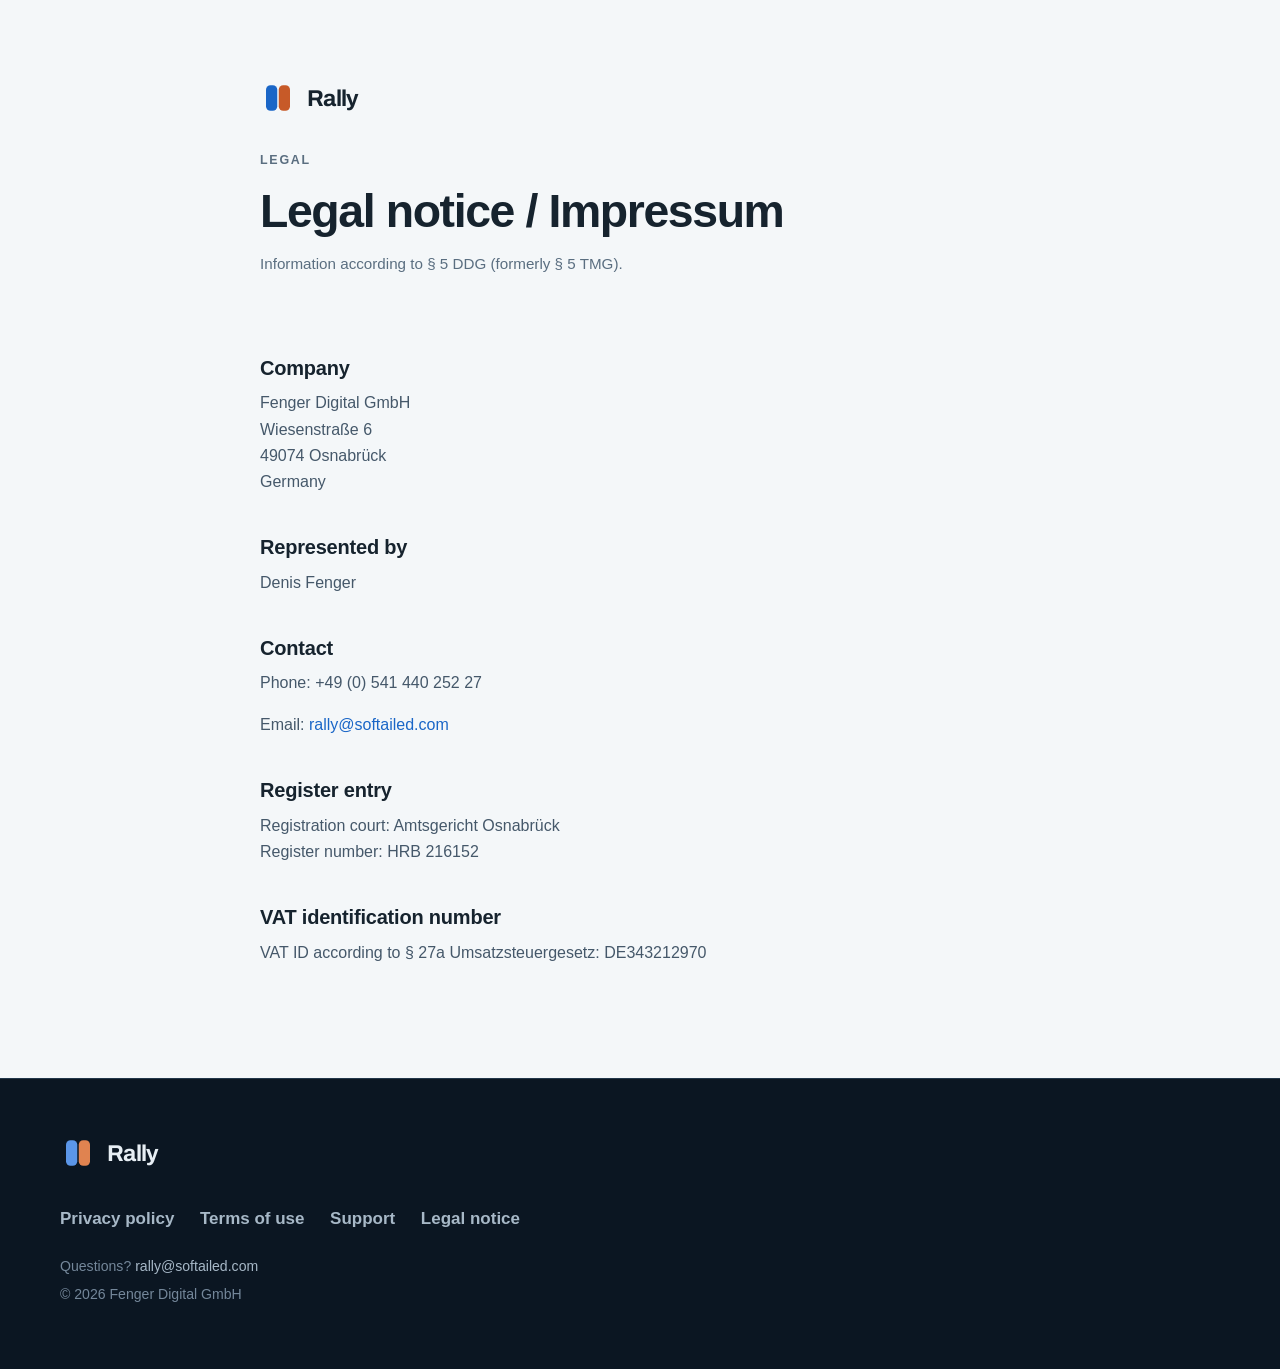
<file: impressum/index.html>
<!DOCTYPE html>
<html lang="en">
<head>
<meta charset="utf-8">
<meta name="viewport" content="width=device-width, initial-scale=1">
<title>Rally legal notice</title>
<meta name="description" content="Legal notice (Impressum) for Rally, published by Fenger Digital GmbH, Germany.">
<link rel="icon" href="../icon.svg" type="image/svg+xml">
<link rel="stylesheet" href="../style.css">
</head>
<body>

<header class="pagehead">
  <div class="wrap">
    <a class="brandrow" href="../" aria-label="Rally home">
      <svg class="mark" viewBox="0 0 96 96" aria-hidden="true"><rect class="m-us" x="16" y="14" width="30" height="68" rx="12"/><rect class="m-them" x="50" y="14" width="30" height="68" rx="12"/></svg>
      <span class="n">Rally</span>
    </a>
    <p class="eyebrow">Legal</p>
    <h1>Legal notice / Impressum</h1>
    <p class="stamp">Information according to § 5 DDG (formerly § 5 TMG).</p>
  </div>
</header>

<main class="doc">
  <div class="wrap">
    <div class="prose">

      <h2>Company</h2>
      <p>
        Fenger Digital GmbH<br>
        Wiesenstraße 6<br>
        49074 Osnabrück<br>
        Germany
      </p>

      <h2>Represented by</h2>
      <p>Denis Fenger</p>

      <h2>Contact</h2>
      <p>Phone: +49 (0) 541 440 252 27</p>
      <p>Email: <a href="mailto:rally@softailed.com">rally@softailed.com</a></p>

      <h2>Register entry</h2>
      <p>
        Registration court: Amtsgericht Osnabrück<br>
        Register number: HRB 216152
      </p>

      <h2>VAT identification number</h2>
      <p>VAT ID according to § 27a Umsatzsteuergesetz: DE343212970</p>

      <!-- NO "Responsible for content" block, and this is deliberate rather
           than an oversight. § 18 Abs. 2 MStV attaches that named-person
           duty to journalistic or editorial content; these are the legal
           pages of a score-keeping app, which is not that. The liable party
           is the company, identified above. This mirrors the owner's
           standing decision on the Remsy and Pomini pages; do not add it
           back without that decision changing. -->

    </div>
  </div>
</main>

<footer class="dark">
  <div class="wrap">
    <div class="brandrow">
      <svg class="mark" viewBox="0 0 96 96" aria-hidden="true"><rect class="m-us" x="16" y="14" width="30" height="68" rx="12"/><rect class="m-them" x="50" y="14" width="30" height="68" rx="12"/></svg>
      <span class="n">Rally</span>
    </div>
    <nav aria-label="Legal">
      <a href="../privacy/">Privacy policy</a>
      <a href="../terms/">Terms of use</a>
      <a href="../support/">Support</a>
      <a href="../impressum/">Legal notice</a>
    </nav>
    <p class="fine">Questions? <a href="mailto:rally@softailed.com">rally@softailed.com</a></p>
    <p class="fine">&copy; 2026 Fenger Digital GmbH</p>
  </div>
</footer>

</body>
</html>
</file>
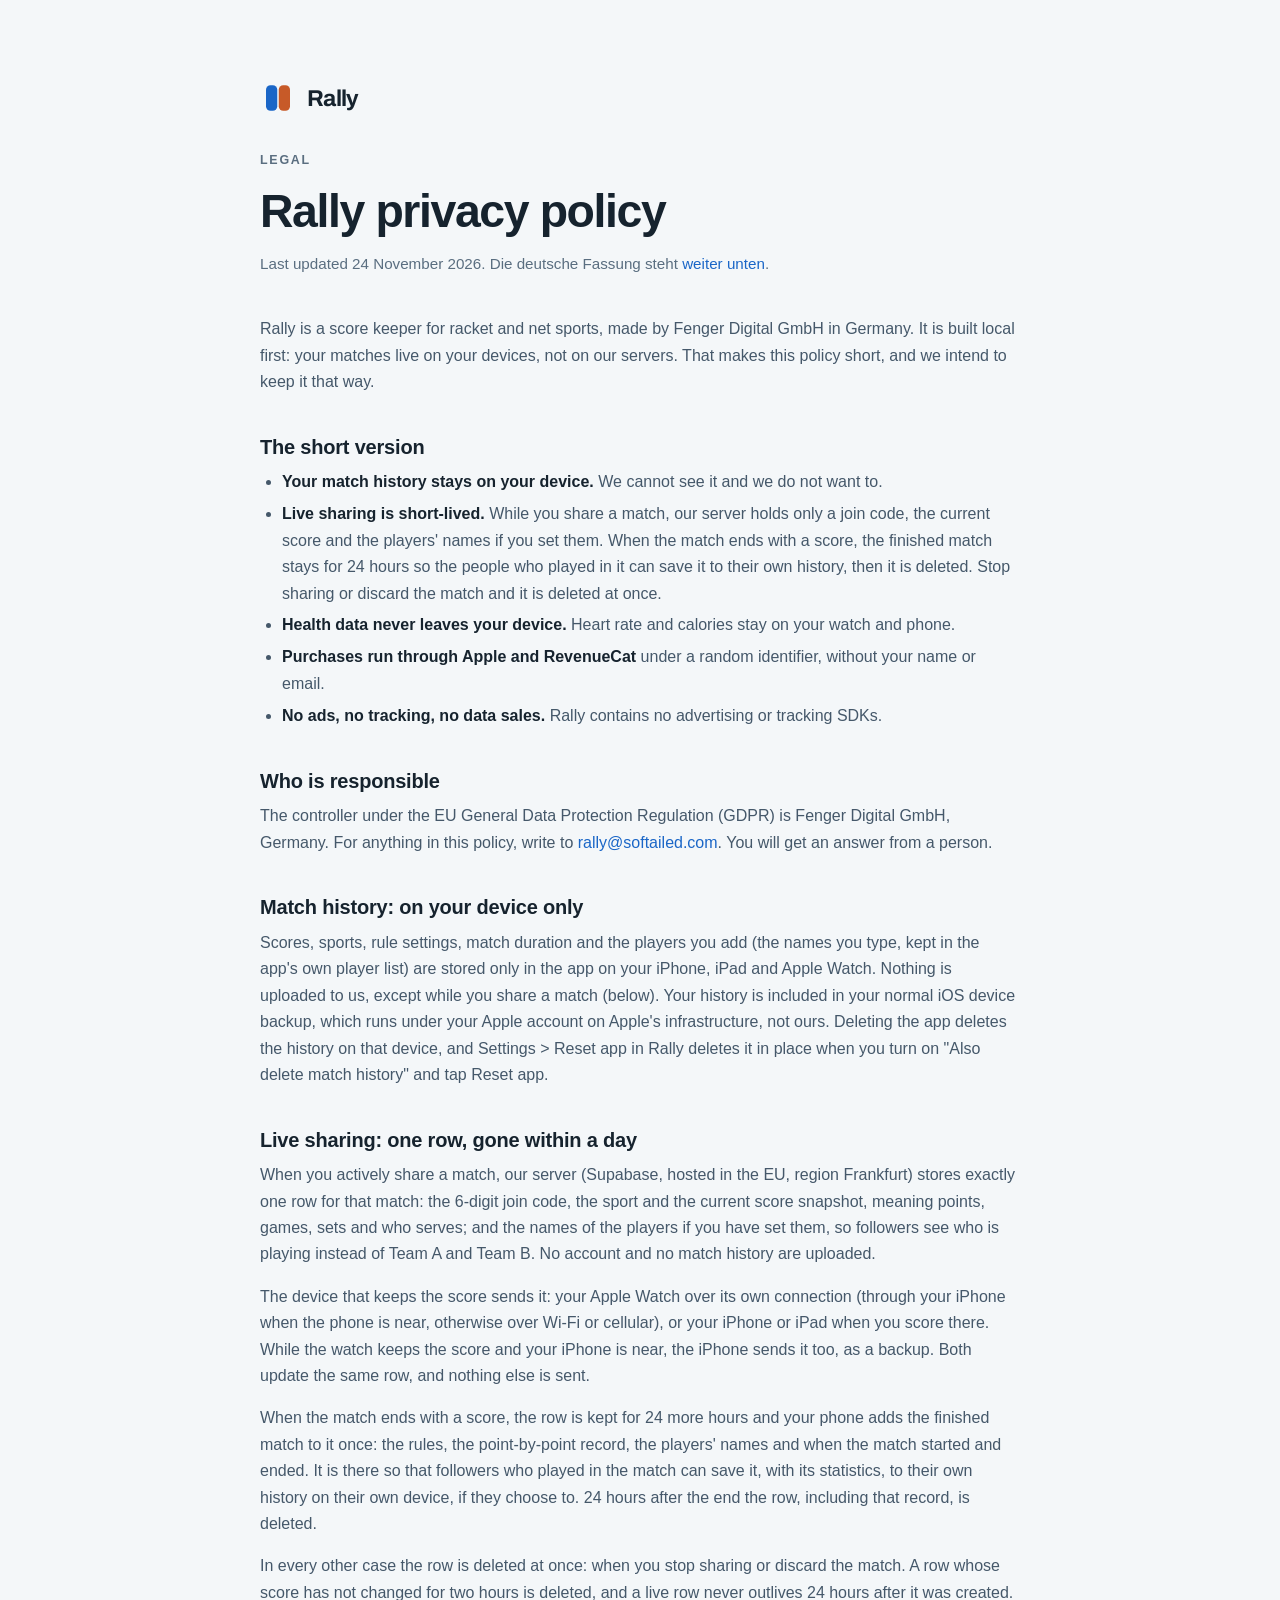
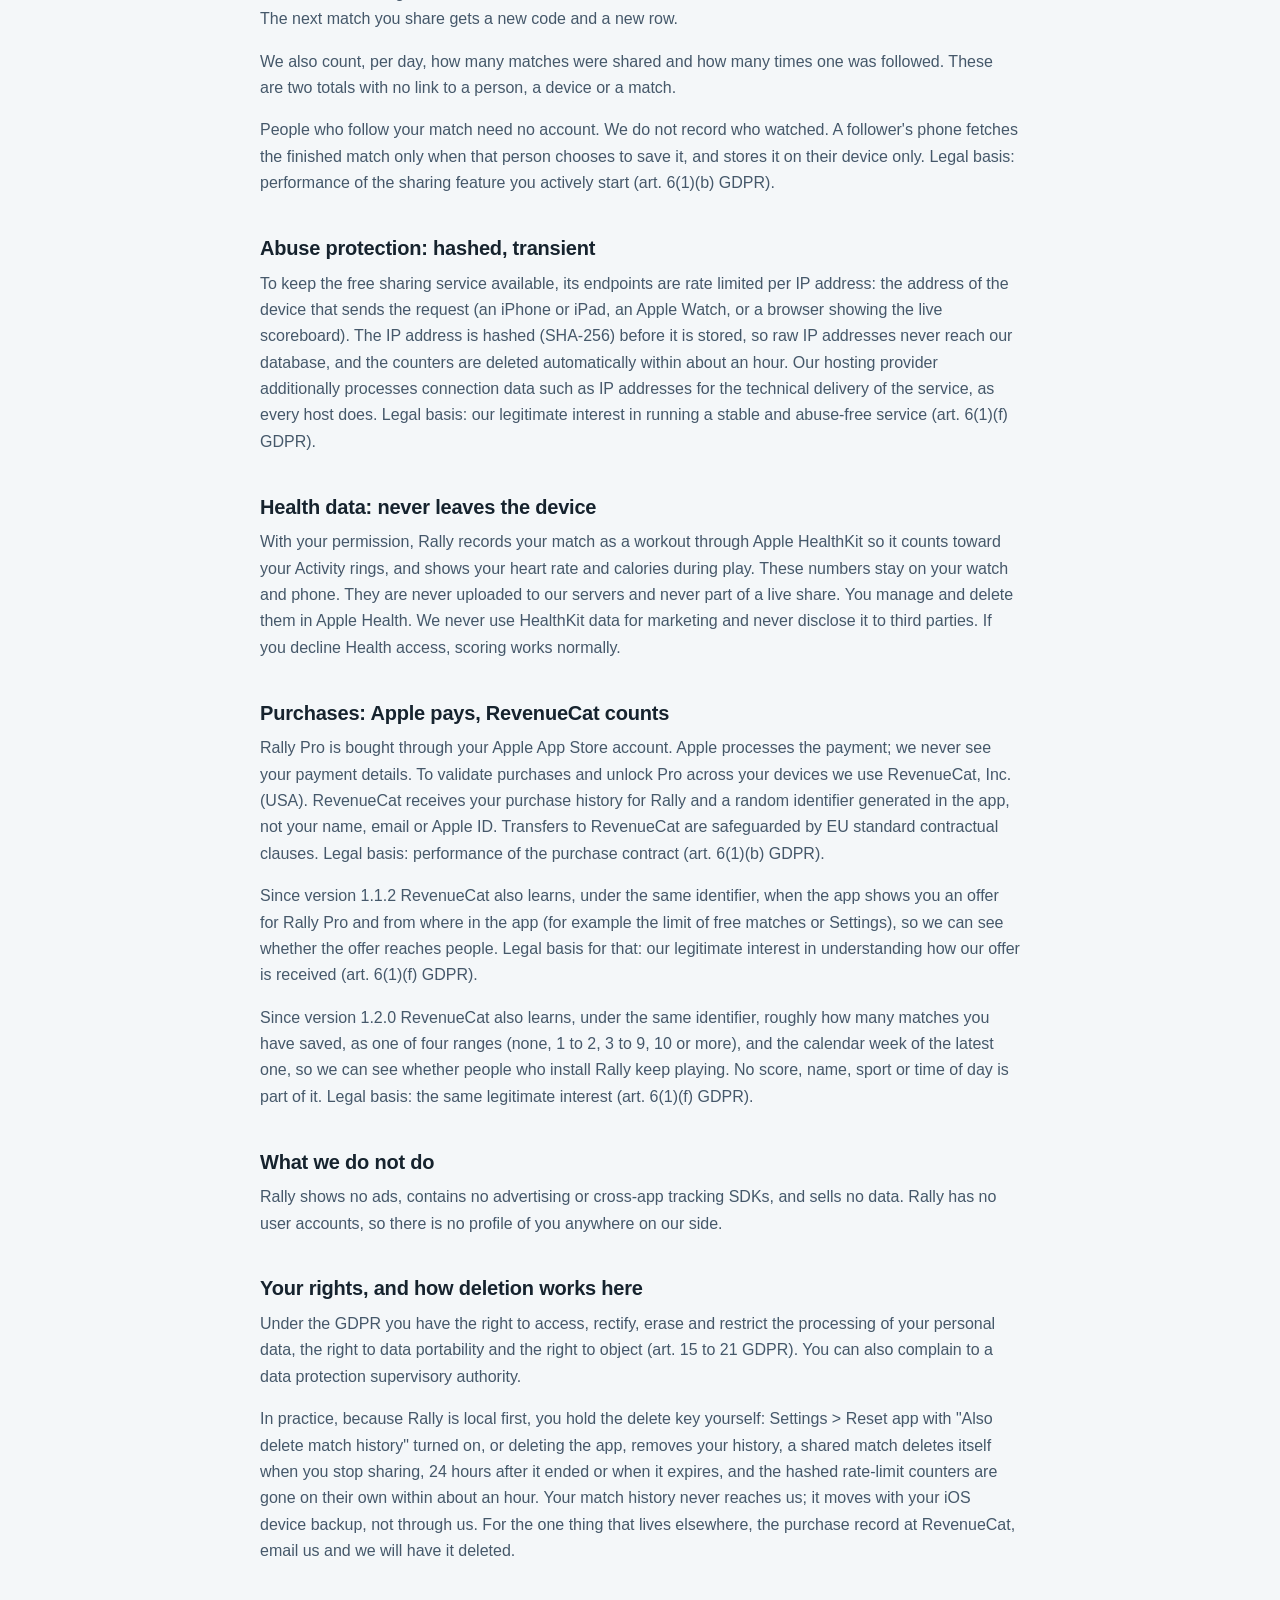
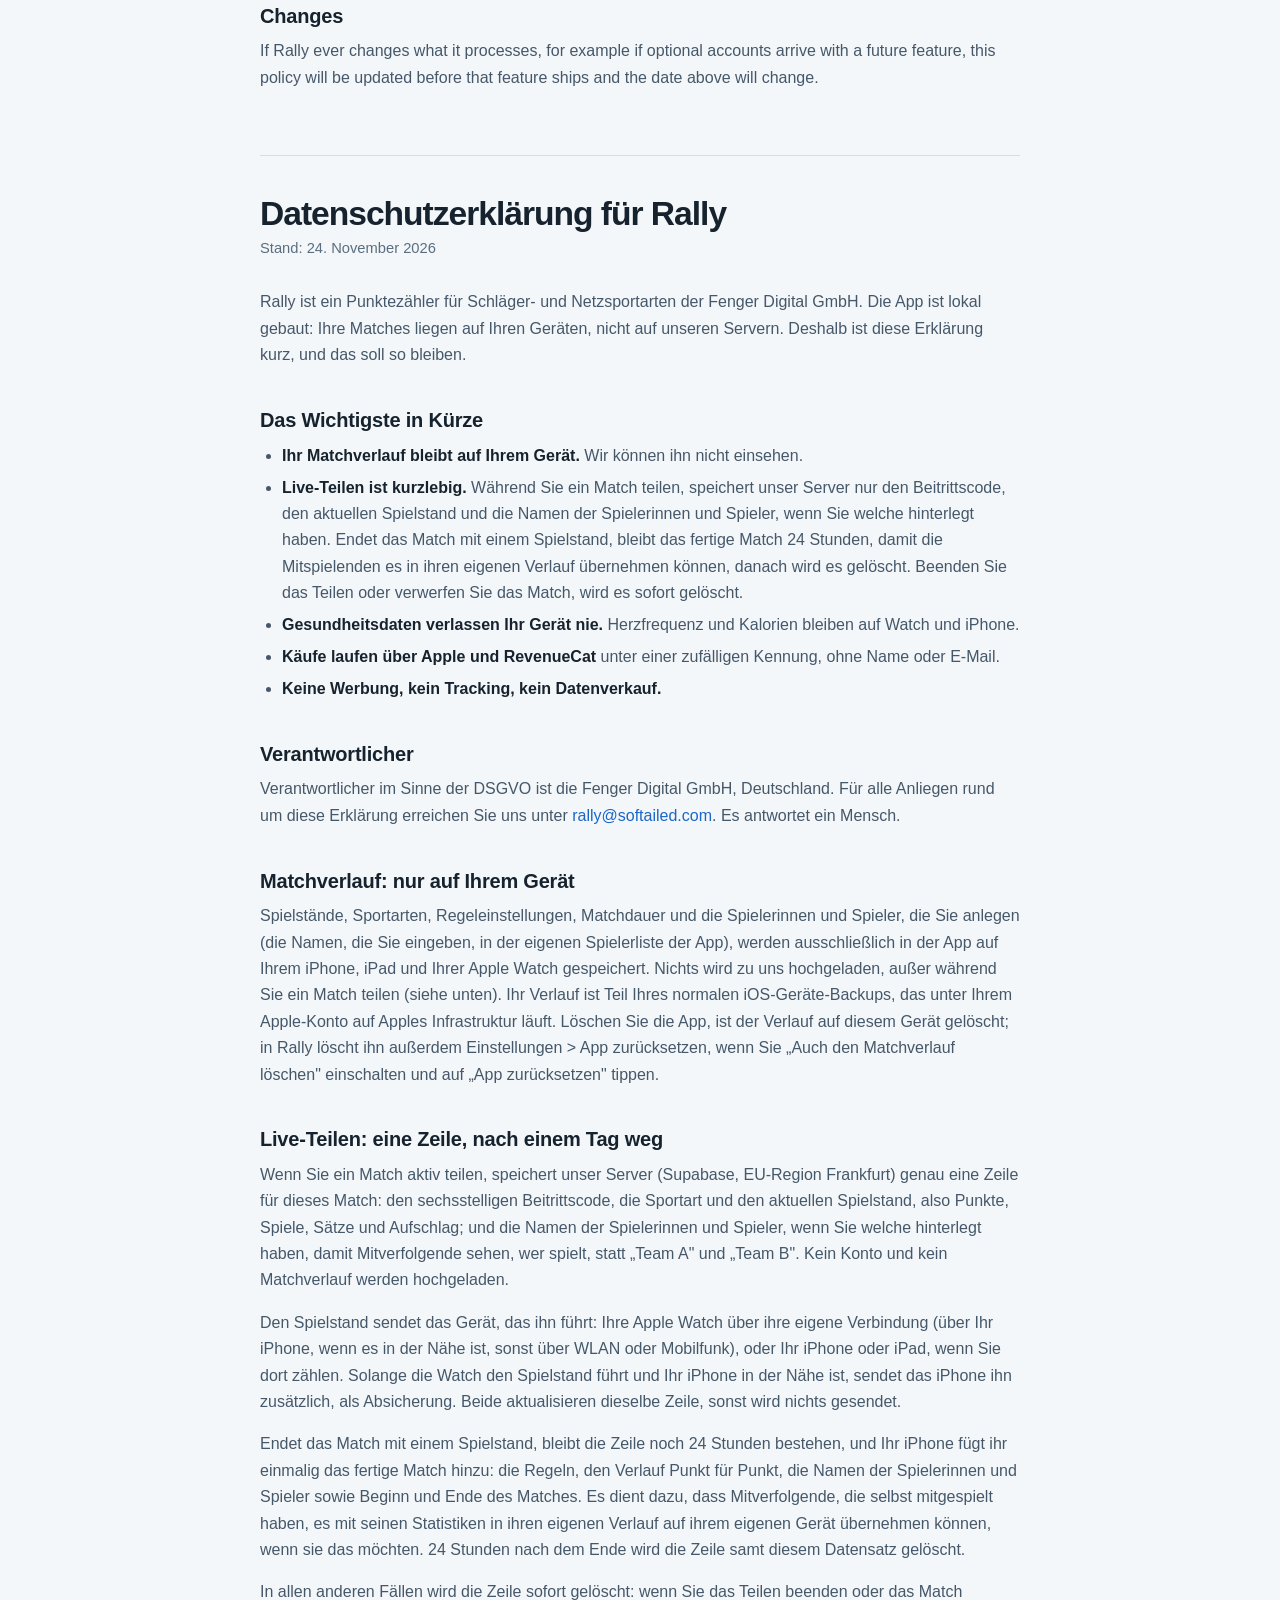
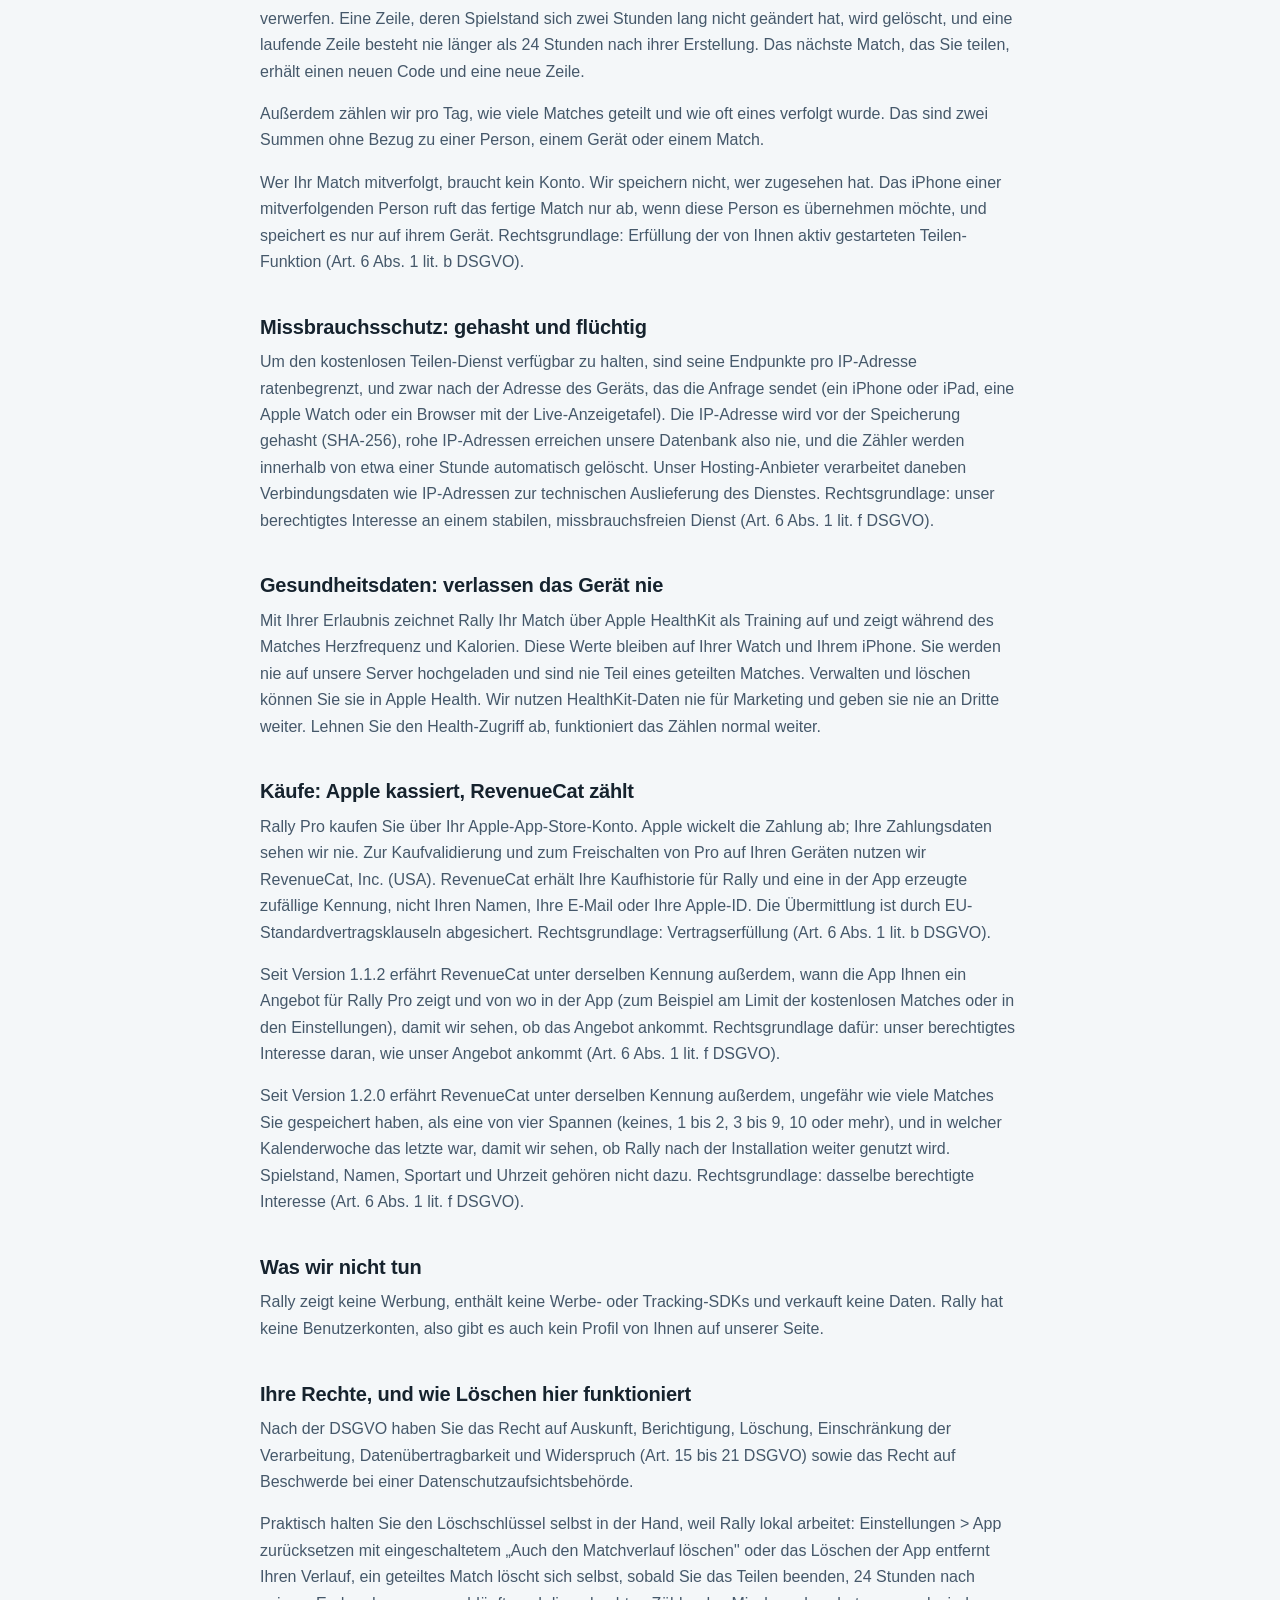
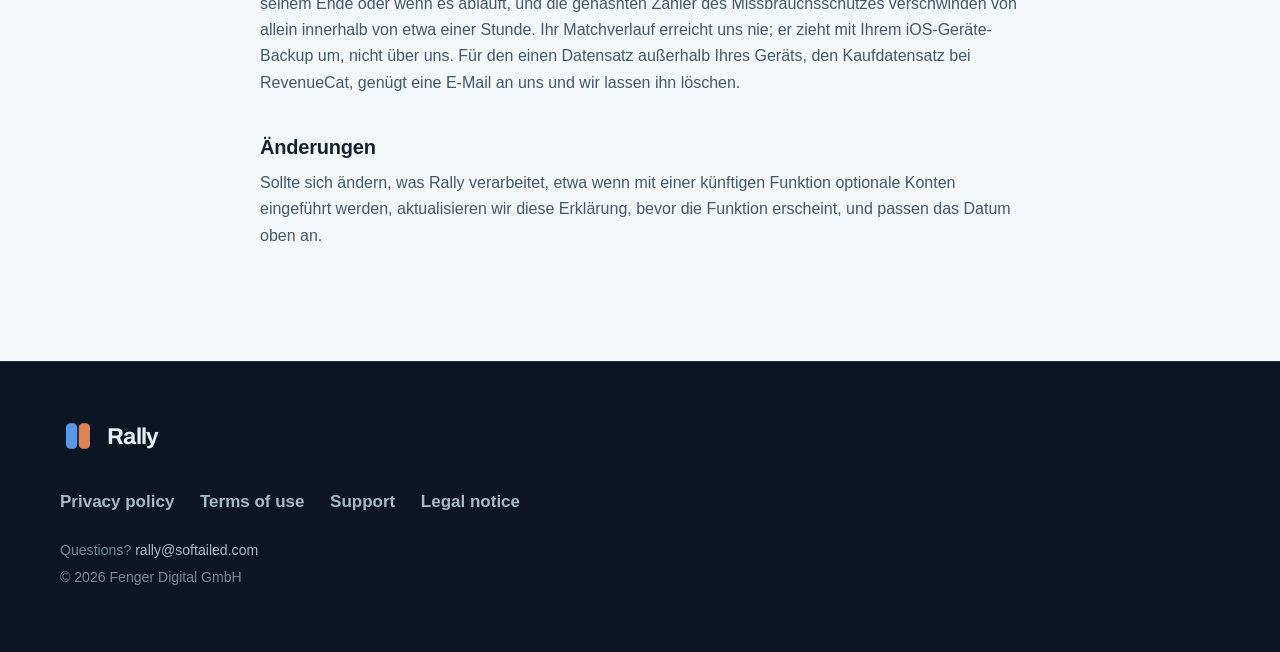
<file: privacy/index.html>
<!DOCTYPE html>
<html lang="en">
<head>
<meta charset="utf-8">
<meta name="viewport" content="width=device-width, initial-scale=1">
<title>Rally privacy policy</title>
<meta name="description" content="How Rally handles your data: match history stays on your device, live shares are deleted within a day of the match's end, health data never leaves your watch.">
<link rel="icon" href="../icon.svg" type="image/svg+xml">
<link rel="stylesheet" href="../style.css">
</head>
<body>

<header class="pagehead">
  <div class="wrap">
    <a class="brandrow" href="../" aria-label="Rally home">
      <svg class="mark" viewBox="0 0 96 96" aria-hidden="true"><rect class="m-us" x="16" y="14" width="30" height="68" rx="12"/><rect class="m-them" x="50" y="14" width="30" height="68" rx="12"/></svg>
      <span class="n">Rally</span>
    </a>
    <p class="eyebrow">Legal</p>
    <h1>Rally privacy policy</h1>
    <p class="stamp">Last updated 24 November 2026. Die deutsche Fassung steht <a href="#de">weiter unten</a>.</p>
  </div>
</header>

<main class="doc">
  <div class="wrap">
    <div class="prose">

  <p>Rally is a score keeper for racket and net sports, made by Fenger
  Digital GmbH in Germany. It is built local first: your matches live on
  your devices, not on our servers. That makes this policy short, and we
  intend to keep it that way.</p>

  <h2>The short version</h2>
  <ul>
    <li><strong>Your match history stays on your device.</strong> We cannot see it and we do not want to.</li>
    <li><strong>Live sharing is short-lived.</strong> While you share a match, our server holds only a join code, the current score and the players' names if you set them. When the match ends with a score, the finished match stays for 24 hours so the people who played in it can save it to their own history, then it is deleted. Stop sharing or discard the match and it is deleted at once.</li>
    <li><strong>Health data never leaves your device.</strong> Heart rate and calories stay on your watch and phone.</li>
    <li><strong>Purchases run through Apple and RevenueCat</strong> under a random identifier, without your name or email.</li>
    <li><strong>No ads, no tracking, no data sales.</strong> Rally contains no advertising or tracking SDKs.</li>
  </ul>

  <h2>Who is responsible</h2>
  <p>The controller under the EU General Data Protection Regulation (GDPR)
  is Fenger Digital GmbH, Germany. For anything in this policy, write to
  <a href="mailto:rally@softailed.com">rally@softailed.com</a>.
  You will get an answer from a person.</p>

  <h2>Match history: on your device only</h2>
  <p>Scores, sports, rule settings, match duration and the players you
  add (the names you type, kept in the app's own player list) are stored
  only in the app on your iPhone, iPad and Apple Watch. Nothing is
  uploaded to us, except while you share a match (below). Your history is
  included in your normal iOS device backup, which runs under your Apple
  account on Apple's infrastructure, not ours. Deleting the app deletes
  the history on that device, and Settings &gt; Reset app in Rally
  deletes it in place when you turn on "Also delete match history" and
  tap Reset app.</p>

  <h2>Live sharing: one row, gone within a day</h2>
  <p>When you actively share a match, our server (Supabase, hosted in
  the EU, region Frankfurt) stores exactly one row for that match: the
  6-digit join code, the sport and the current score snapshot, meaning
  points, games, sets and who serves; and the names of the players if
  you have set them, so followers see who is playing instead of Team A
  and Team B. No account and no match history are uploaded.</p>
  <p>The device that keeps the score sends it: your Apple Watch over its
  own connection (through your iPhone when the phone is near, otherwise
  over Wi-Fi or cellular), or your iPhone or iPad when you score there.
  While the watch keeps the score and your iPhone is near, the iPhone
  sends it too, as a backup. Both update the same row, and nothing else
  is sent.</p>
  <p>When the match ends with a score, the row is kept for 24 more hours
  and your phone adds the finished match to it once: the rules, the
  point-by-point record, the players' names and when the match started
  and ended. It is there so that followers who played in the match can
  save it, with its statistics, to their own history on their own
  device, if they choose to. 24 hours after the end the row, including
  that record, is deleted.</p>
  <p>In every other case the row is deleted at once: when you stop
  sharing or discard the match. A row whose score has not changed for
  two hours is deleted, and a live row never outlives 24 hours after it
  was created. The next match you share gets a new code and a new
  row.</p>
  <p>We also count, per day, how many matches were shared and how many
  times one was followed. These are two totals with no link to a person,
  a device or a match.</p>
  <p>People who follow your match need no account. We do not record who
  watched. A follower's phone fetches the finished match only when that
  person chooses to save it, and stores it on their device only. Legal
  basis: performance of the sharing feature you actively start
  (art. 6(1)(b) GDPR).</p>

  <h2>Abuse protection: hashed, transient</h2>
  <p>To keep the free sharing service available, its endpoints are rate
  limited per IP address: the address of the device that sends the
  request (an iPhone or iPad, an Apple Watch, or a browser showing the
  live scoreboard). The IP address is hashed (SHA-256) before it is
  stored, so raw IP addresses never reach our database, and the counters
  are deleted automatically within about an hour. Our hosting provider additionally processes
  connection data such as IP addresses for the technical delivery of the
  service, as every host does. Legal basis: our legitimate interest in
  running a stable and abuse-free service (art. 6(1)(f) GDPR).</p>

  <h2>Health data: never leaves the device</h2>
  <p>With your permission, Rally records your match as a workout through
  Apple HealthKit so it counts toward your Activity rings, and shows your
  heart rate and calories during play. These numbers stay on your watch
  and phone. They are never uploaded to our servers and never part of a
  live share. You manage and delete them
  in Apple Health. We never use HealthKit data for marketing and never
  disclose it to third parties. If you decline Health access, scoring
  works normally.</p>

  <h2>Purchases: Apple pays, RevenueCat counts</h2>
  <p>Rally Pro is bought through your Apple App Store account. Apple
  processes the payment; we never see your payment details. To validate
  purchases and unlock Pro across your devices we use RevenueCat, Inc.
  (USA). RevenueCat receives your purchase history for Rally and a random
  identifier generated in the app, not your name, email or Apple ID.
  Transfers to RevenueCat are safeguarded by EU standard contractual
  clauses. Legal basis: performance of the purchase contract
  (art. 6(1)(b) GDPR).</p>
  <p>Since version 1.1.2 RevenueCat also learns, under the same
  identifier, when the app shows you an offer for Rally Pro and from
  where in the app (for example the limit of free matches or Settings),
  so we can see whether the offer reaches people. Legal basis for that:
  our legitimate interest in understanding how our offer is received
  (art. 6(1)(f) GDPR).</p>
  <p>Since version 1.2.0 RevenueCat also learns, under the same
  identifier, roughly how many matches you have saved, as one of four
  ranges (none, 1 to 2, 3 to 9, 10 or more), and the calendar week of
  the latest one, so we can see whether people who install Rally keep
  playing. No score, name, sport or time of day is part of it. Legal
  basis: the same legitimate interest (art. 6(1)(f) GDPR).</p>

  <h2>What we do not do</h2>
  <p>Rally shows no ads, contains no advertising or cross-app tracking
  SDKs, and sells no data. Rally has no user accounts, so there is no
  profile of you anywhere on our side.</p>

  <h2>Your rights, and how deletion works here</h2>
  <p>Under the GDPR you have the right to access, rectify, erase and
  restrict the processing of your personal data, the right to data
  portability and the right to object (art. 15 to 21 GDPR). You can also
  complain to a data protection supervisory authority.</p>
  <p>In practice, because Rally is local first, you hold the delete key
  yourself: Settings &gt; Reset app with "Also delete match history"
  turned on, or deleting the app, removes your history, a shared match
  deletes itself when you stop sharing, 24
  hours after it ended or when it expires, and the hashed rate-limit counters are gone on their own
  within about an hour. Your match history never reaches us; it moves
  with your iOS device backup, not through us. For the one thing that
  lives elsewhere, the purchase
  record at RevenueCat, email us and we will have it deleted.</p>

  <h2>Changes</h2>
  <p>If Rally ever changes what it processes, for example if optional
  accounts arrive with a future feature, this policy will be updated
  before that feature ships and the date above will change.</p>

  <hr class="divider" id="de">

  <div lang="de">
  <h1 class="section">Datenschutzerklärung für Rally</h1>
  <p class="updated">Stand: 24. November 2026</p>

  <p>Rally ist ein Punktezähler für Schläger- und Netzsportarten der
  Fenger Digital GmbH. Die App ist lokal gebaut: Ihre Matches liegen auf
  Ihren Geräten, nicht auf unseren Servern. Deshalb ist diese Erklärung
  kurz, und das soll so bleiben.</p>

  <h2>Das Wichtigste in Kürze</h2>
  <ul>
    <li><strong>Ihr Matchverlauf bleibt auf Ihrem Gerät.</strong> Wir können ihn nicht einsehen.</li>
    <li><strong>Live-Teilen ist kurzlebig.</strong> Während Sie ein Match teilen, speichert unser Server nur den Beitrittscode, den aktuellen Spielstand und die Namen der Spielerinnen und Spieler, wenn Sie welche hinterlegt haben. Endet das Match mit einem Spielstand, bleibt das fertige Match 24 Stunden, damit die Mitspielenden es in ihren eigenen Verlauf übernehmen können, danach wird es gelöscht. Beenden Sie das Teilen oder verwerfen Sie das Match, wird es sofort gelöscht.</li>
    <li><strong>Gesundheitsdaten verlassen Ihr Gerät nie.</strong> Herzfrequenz und Kalorien bleiben auf Watch und iPhone.</li>
    <li><strong>Käufe laufen über Apple und RevenueCat</strong> unter einer zufälligen Kennung, ohne Name oder E-Mail.</li>
    <li><strong>Keine Werbung, kein Tracking, kein Datenverkauf.</strong></li>
  </ul>

  <h2>Verantwortlicher</h2>
  <p>Verantwortlicher im Sinne der DSGVO ist die Fenger Digital GmbH,
  Deutschland. Für alle Anliegen rund um diese Erklärung erreichen Sie uns
  unter <a href="mailto:rally@softailed.com">rally@softailed.com</a>.
  Es antwortet ein Mensch.</p>

  <h2>Matchverlauf: nur auf Ihrem Gerät</h2>
  <p>Spielstände, Sportarten, Regeleinstellungen, Matchdauer und die
  Spielerinnen und Spieler, die Sie anlegen (die Namen, die Sie
  eingeben, in der eigenen Spielerliste der App), werden ausschließlich
  in der App auf Ihrem iPhone, iPad und Ihrer Apple Watch gespeichert.
  Nichts wird zu uns hochgeladen, außer während Sie ein Match teilen
  (siehe unten). Ihr Verlauf ist Teil Ihres
  normalen iOS-Geräte-Backups, das unter Ihrem Apple-Konto auf Apples
  Infrastruktur läuft. Löschen Sie die App, ist
  der Verlauf auf diesem Gerät gelöscht; in Rally löscht ihn außerdem
  Einstellungen &gt; App zurücksetzen, wenn Sie „Auch den Matchverlauf
  löschen" einschalten und auf „App zurücksetzen" tippen.</p>

  <h2>Live-Teilen: eine Zeile, nach einem Tag weg</h2>
  <p>Wenn Sie ein Match aktiv teilen, speichert unser Server (Supabase,
  EU-Region Frankfurt) genau eine Zeile für dieses Match: den
  sechsstelligen Beitrittscode, die Sportart und den aktuellen
  Spielstand, also Punkte, Spiele, Sätze und Aufschlag; und die Namen
  der Spielerinnen und Spieler, wenn Sie welche hinterlegt haben, damit
  Mitverfolgende sehen, wer spielt, statt „Team A" und „Team B". Kein
  Konto und kein Matchverlauf werden hochgeladen.</p>
  <p>Den Spielstand sendet das Gerät, das ihn führt: Ihre Apple Watch
  über ihre eigene Verbindung (über Ihr iPhone, wenn es in der Nähe ist,
  sonst über WLAN oder Mobilfunk), oder Ihr iPhone oder iPad, wenn Sie
  dort zählen. Solange die Watch den Spielstand führt und Ihr iPhone in
  der Nähe ist, sendet das iPhone ihn zusätzlich, als Absicherung. Beide
  aktualisieren dieselbe Zeile, sonst wird nichts gesendet.</p>
  <p>Endet das Match mit einem Spielstand, bleibt die Zeile noch 24
  Stunden bestehen, und Ihr iPhone fügt ihr einmalig das fertige Match
  hinzu: die Regeln, den Verlauf Punkt für Punkt, die Namen der
  Spielerinnen und Spieler sowie Beginn und Ende des Matches. Es dient
  dazu, dass Mitverfolgende, die selbst mitgespielt haben, es mit seinen
  Statistiken in ihren eigenen Verlauf auf ihrem eigenen Gerät
  übernehmen können, wenn sie das möchten. 24 Stunden nach dem Ende wird
  die Zeile samt diesem Datensatz gelöscht.</p>
  <p>In allen anderen Fällen wird die Zeile sofort gelöscht: wenn Sie
  das Teilen beenden oder das Match verwerfen. Eine Zeile, deren
  Spielstand sich zwei Stunden lang nicht geändert hat, wird gelöscht,
  und eine laufende Zeile besteht nie länger als 24 Stunden nach ihrer
  Erstellung. Das nächste Match, das Sie teilen, erhält einen neuen Code
  und eine neue Zeile.</p>
  <p>Außerdem zählen wir pro Tag, wie viele Matches geteilt und wie oft
  eines verfolgt wurde. Das sind zwei Summen ohne Bezug zu einer Person,
  einem Gerät oder einem Match.</p>
  <p>Wer Ihr Match mitverfolgt, braucht kein Konto. Wir speichern nicht,
  wer zugesehen hat. Das iPhone einer mitverfolgenden Person ruft das
  fertige Match nur ab, wenn diese Person es übernehmen möchte, und
  speichert es nur auf ihrem Gerät. Rechtsgrundlage: Erfüllung der von
  Ihnen aktiv gestarteten Teilen-Funktion (Art. 6 Abs. 1 lit. b
  DSGVO).</p>

  <h2>Missbrauchsschutz: gehasht und flüchtig</h2>
  <p>Um den kostenlosen Teilen-Dienst verfügbar zu halten, sind seine
  Endpunkte pro IP-Adresse ratenbegrenzt, und zwar nach der Adresse des
  Geräts, das die Anfrage sendet (ein iPhone oder iPad, eine Apple Watch
  oder ein Browser mit der Live-Anzeigetafel). Die IP-Adresse wird vor der
  Speicherung gehasht (SHA-256), rohe IP-Adressen erreichen unsere
  Datenbank also nie, und die Zähler werden innerhalb von etwa einer
  Stunde automatisch gelöscht. Unser Hosting-Anbieter verarbeitet daneben Verbindungsdaten
  wie IP-Adressen zur technischen Auslieferung des Dienstes.
  Rechtsgrundlage: unser berechtigtes Interesse an einem stabilen,
  missbrauchsfreien Dienst (Art. 6 Abs. 1 lit. f DSGVO).</p>

  <h2>Gesundheitsdaten: verlassen das Gerät nie</h2>
  <p>Mit Ihrer Erlaubnis zeichnet Rally Ihr Match über Apple HealthKit als
  Training auf und zeigt während des Matches Herzfrequenz und Kalorien.
  Diese Werte bleiben auf Ihrer Watch und Ihrem iPhone. Sie werden nie auf
  unsere Server hochgeladen und sind nie Teil eines geteilten Matches.
  Verwalten und löschen können Sie
  sie in Apple Health. Wir nutzen HealthKit-Daten nie für Marketing und
  geben sie nie an Dritte weiter. Lehnen Sie den Health-Zugriff ab,
  funktioniert das Zählen normal weiter.</p>

  <h2>Käufe: Apple kassiert, RevenueCat zählt</h2>
  <p>Rally Pro kaufen Sie über Ihr Apple-App-Store-Konto. Apple wickelt
  die Zahlung ab; Ihre Zahlungsdaten sehen wir nie. Zur Kaufvalidierung
  und zum Freischalten von Pro auf Ihren Geräten nutzen wir RevenueCat,
  Inc. (USA). RevenueCat erhält Ihre Kaufhistorie für Rally und eine in
  der App erzeugte zufällige Kennung, nicht Ihren Namen, Ihre E-Mail oder
  Ihre Apple-ID. Die Übermittlung ist durch EU-Standardvertragsklauseln
  abgesichert. Rechtsgrundlage: Vertragserfüllung
  (Art. 6 Abs. 1 lit. b DSGVO).</p>
  <p>Seit Version 1.1.2 erfährt RevenueCat unter derselben Kennung
  außerdem, wann die App Ihnen ein Angebot für Rally Pro zeigt und von wo
  in der App (zum Beispiel am Limit der kostenlosen Matches oder in den
  Einstellungen), damit wir sehen, ob das Angebot ankommt.
  Rechtsgrundlage dafür: unser berechtigtes Interesse daran, wie unser
  Angebot ankommt (Art. 6 Abs. 1 lit. f DSGVO).</p>
  <p>Seit Version 1.2.0 erfährt RevenueCat unter derselben Kennung
  außerdem, ungefähr wie viele Matches Sie gespeichert haben, als eine
  von vier Spannen (keines, 1 bis 2, 3 bis 9, 10 oder mehr), und in
  welcher Kalenderwoche das letzte war, damit wir sehen, ob Rally nach
  der Installation weiter genutzt wird. Spielstand, Namen, Sportart und
  Uhrzeit gehören nicht dazu. Rechtsgrundlage: dasselbe berechtigte
  Interesse (Art. 6 Abs. 1 lit. f DSGVO).</p>

  <h2>Was wir nicht tun</h2>
  <p>Rally zeigt keine Werbung, enthält keine Werbe- oder Tracking-SDKs
  und verkauft keine Daten. Rally hat keine Benutzerkonten, also gibt es
  auch kein Profil von Ihnen auf unserer Seite.</p>

  <h2>Ihre Rechte, und wie Löschen hier funktioniert</h2>
  <p>Nach der DSGVO haben Sie das Recht auf Auskunft, Berichtigung,
  Löschung, Einschränkung der Verarbeitung, Datenübertragbarkeit und
  Widerspruch (Art. 15 bis 21 DSGVO) sowie das Recht auf Beschwerde bei
  einer Datenschutzaufsichtsbehörde.</p>
  <p>Praktisch halten Sie den Löschschlüssel selbst in der Hand, weil
  Rally lokal arbeitet: Einstellungen &gt; App zurücksetzen mit
  eingeschaltetem „Auch den Matchverlauf löschen" oder das Löschen der
  App entfernt Ihren Verlauf, ein geteiltes Match löscht
  sich selbst, sobald Sie das Teilen beenden, 24 Stunden nach seinem
  Ende oder wenn es abläuft,
  und die gehashten Zähler des Missbrauchsschutzes verschwinden von
  allein innerhalb von etwa einer Stunde. Ihr Matchverlauf erreicht uns
  nie; er zieht mit Ihrem iOS-Geräte-Backup um, nicht über uns. Für den
  einen Datensatz außerhalb Ihres Geräts,
  den Kaufdatensatz bei RevenueCat, genügt eine E-Mail an uns und wir
  lassen ihn löschen.</p>

  <h2>Änderungen</h2>
  <p>Sollte sich ändern, was Rally verarbeitet, etwa wenn mit einer
  künftigen Funktion optionale Konten eingeführt werden, aktualisieren
  wir diese Erklärung, bevor die Funktion erscheint, und passen das Datum
  oben an.</p>
  </div>

    </div>
  </div>
</main>

<footer class="dark">
  <div class="wrap">
    <div class="brandrow">
      <svg class="mark" viewBox="0 0 96 96" aria-hidden="true"><rect class="m-us" x="16" y="14" width="30" height="68" rx="12"/><rect class="m-them" x="50" y="14" width="30" height="68" rx="12"/></svg>
      <span class="n">Rally</span>
    </div>
    <nav aria-label="Legal">
      <a href="../privacy/">Privacy policy</a>
      <a href="../terms/">Terms of use</a>
      <a href="../support/">Support</a>
      <a href="../impressum/">Legal notice</a>
    </nav>
    <p class="fine">Questions? <a href="mailto:rally@softailed.com">rally@softailed.com</a></p>
    <p class="fine">&copy; 2026 Fenger Digital GmbH</p>
  </div>
</footer>

</body>
</html>
</file>
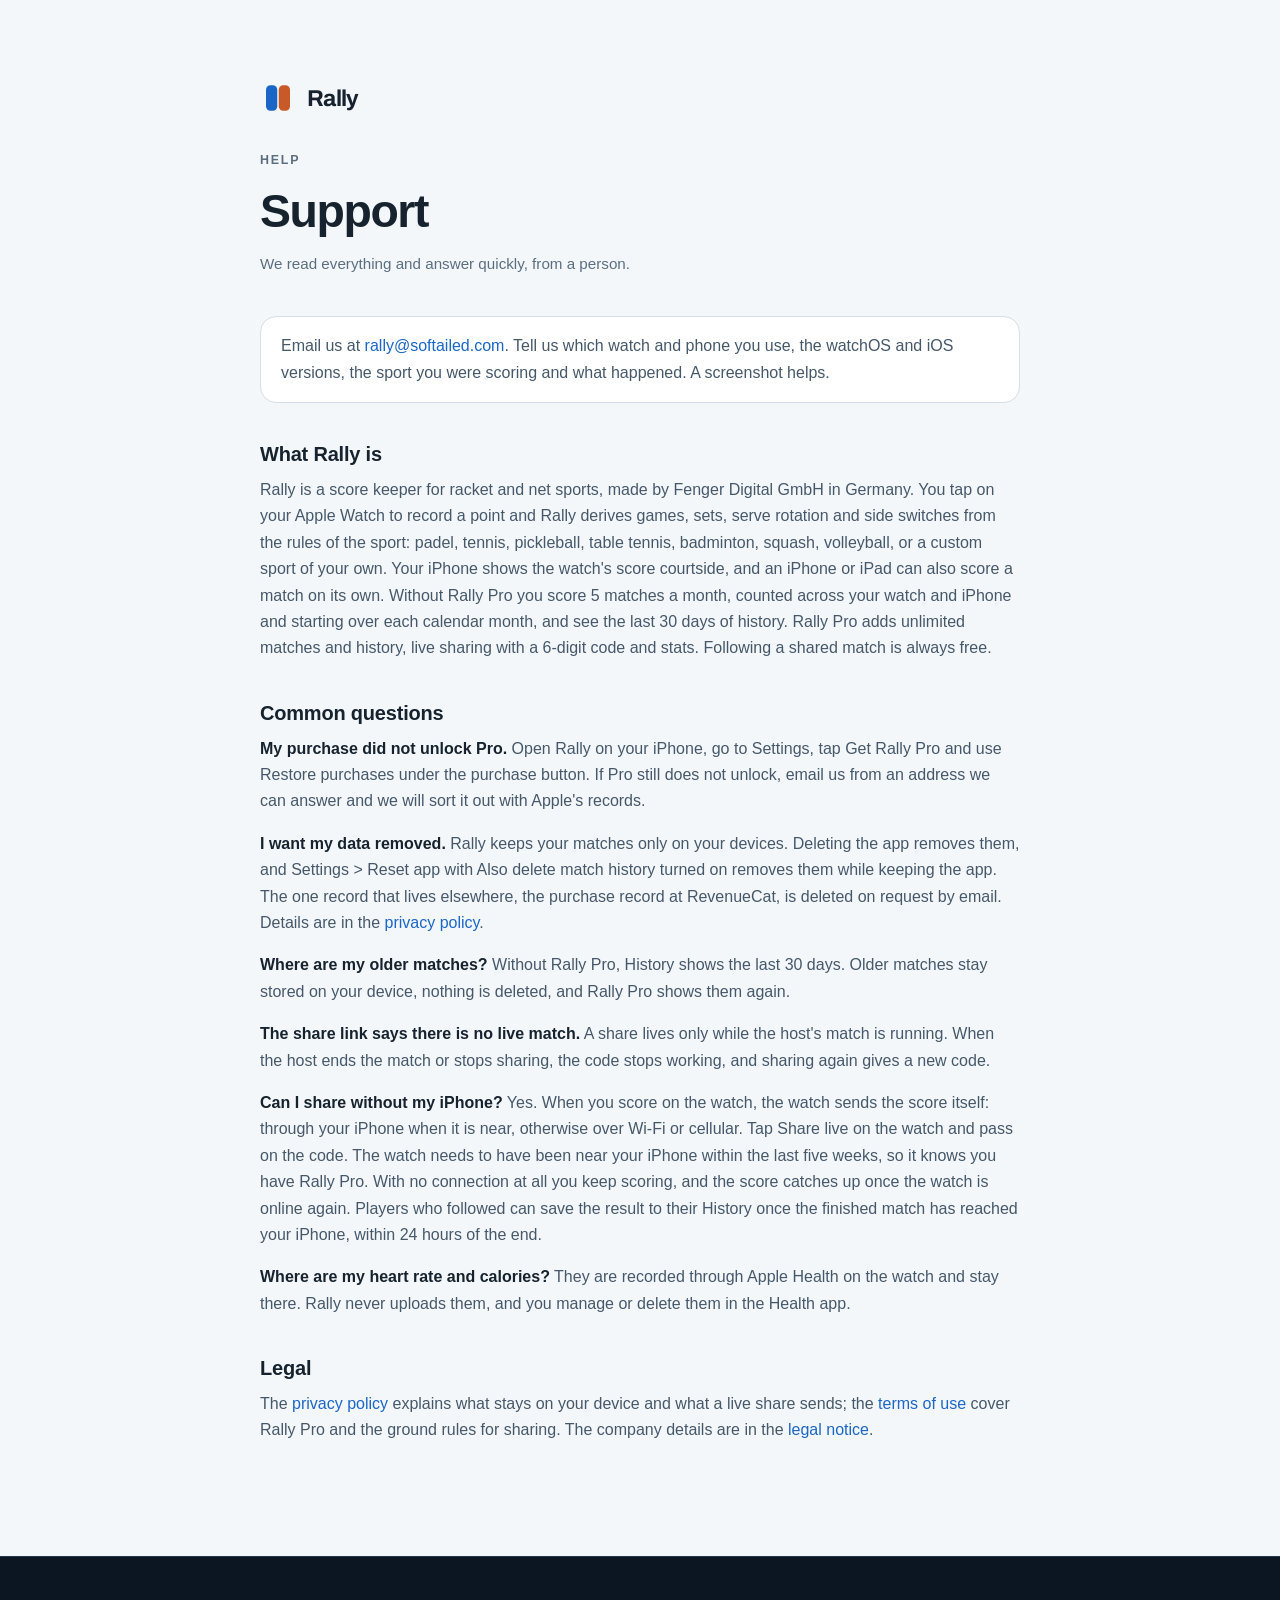
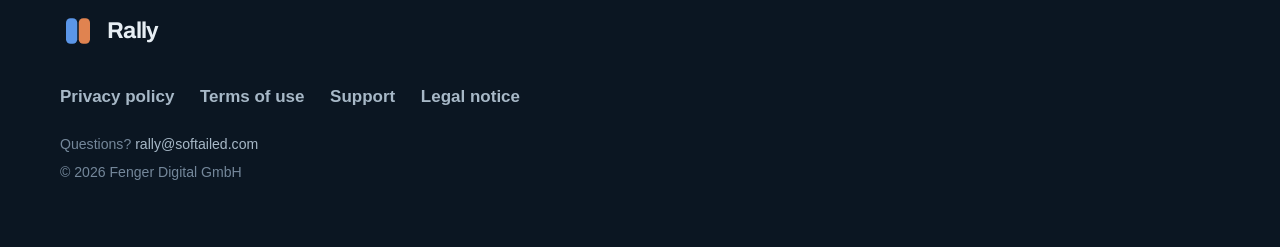
<file: support/index.html>
<!DOCTYPE html>
<html lang="en">
<head>
<meta charset="utf-8">
<meta name="viewport" content="width=device-width, initial-scale=1">
<title>Rally support</title>
<meta name="description" content="Support for Rally, the watch-first score keeper for racket and net sports: how to reach us and answers to common questions.">
<link rel="icon" href="../icon.svg" type="image/svg+xml">
<link rel="stylesheet" href="../style.css">
</head>
<body>

<header class="pagehead">
  <div class="wrap">
    <a class="brandrow" href="../" aria-label="Rally home">
      <svg class="mark" viewBox="0 0 96 96" aria-hidden="true"><rect class="m-us" x="16" y="14" width="30" height="68" rx="12"/><rect class="m-them" x="50" y="14" width="30" height="68" rx="12"/></svg>
      <span class="n">Rally</span>
    </a>
    <p class="eyebrow">Help</p>
    <h1>Support</h1>
    <p class="stamp">We read everything and answer quickly, from a person.</p>
  </div>
</header>

<main class="doc">
  <div class="wrap">
    <div class="prose">

      <div class="contactcard">
        <p>Email us at <a href="mailto:rally@softailed.com">rally@softailed.com</a>.
        Tell us which watch and phone you use, the watchOS and iOS versions,
        the sport you were scoring and what happened. A screenshot helps.</p>
      </div>

      <h2>What Rally is</h2>
      <p>Rally is a score keeper for racket and net sports, made by Fenger
      Digital GmbH in Germany. You tap on your Apple Watch to record a point
      and Rally derives games, sets, serve rotation and side switches from the
      rules of the sport: padel, tennis, pickleball, table tennis, badminton,
      squash, volleyball, or a custom sport of your own. Your iPhone shows the
      watch's score courtside, and an iPhone or iPad can also score a match on
      its own. Without Rally Pro you score 5 matches a month, counted across
      your watch and iPhone and starting over each calendar month, and see
      the last 30 days of history. Rally Pro adds unlimited matches and
      history, live sharing with a 6-digit code and stats. Following a shared
      match is always free.</p>

      <h2>Common questions</h2>
      <p><strong>My purchase did not unlock Pro.</strong> Open Rally on your
      iPhone, go to Settings, tap Get Rally Pro and use Restore purchases
      under the purchase button. If Pro still does not unlock, email us from
      an address we can answer and we will sort it out with Apple's
      records.</p>
      <p><strong>I want my data removed.</strong> Rally keeps your matches only
      on your devices. Deleting the app removes them, and Settings &gt; Reset
      app with Also delete match history turned on removes them while keeping
      the app. The one record that lives
      elsewhere, the purchase record at RevenueCat, is deleted on request by
      email. Details are in the <a href="../privacy/">privacy policy</a>.</p>
      <p><strong>Where are my older matches?</strong> Without Rally Pro,
      History shows the last 30 days. Older matches stay stored on your
      device, nothing is deleted, and Rally Pro shows them again.</p>
      <p><strong>The share link says there is no live match.</strong> A share
      lives only while the host's match is running. When the host ends the
      match or stops sharing, the code stops working, and sharing again gives
      a new code.</p>
      <p><strong>Can I share without my iPhone?</strong> Yes. When you
      score on the watch, the watch sends the score itself: through your
      iPhone when it is near, otherwise over Wi-Fi or cellular. Tap Share
      live on the watch and pass on the code. The watch needs to have been
      near your iPhone within the last five weeks, so it knows you have
      Rally Pro. With no connection at all you keep scoring, and the score
      catches up once the watch is online again. Players who followed can
      save the result to their History once the finished match has reached
      your iPhone, within 24 hours of the end.</p>
      <p><strong>Where are my heart rate and calories?</strong> They are
      recorded through Apple Health on the watch and stay there. Rally never
      uploads them, and you manage or delete them in the Health app.</p>

      <h2>Legal</h2>
      <p>The <a href="../privacy/">privacy policy</a> explains what stays on
      your device and what a live share sends; the
      <a href="../terms/">terms of use</a> cover Rally Pro and the ground
      rules for sharing. The company details are in the
      <a href="../impressum/">legal notice</a>.</p>

    </div>
  </div>
</main>

<footer class="dark">
  <div class="wrap">
    <div class="brandrow">
      <svg class="mark" viewBox="0 0 96 96" aria-hidden="true"><rect class="m-us" x="16" y="14" width="30" height="68" rx="12"/><rect class="m-them" x="50" y="14" width="30" height="68" rx="12"/></svg>
      <span class="n">Rally</span>
    </div>
    <nav aria-label="Legal">
      <a href="../privacy/">Privacy policy</a>
      <a href="../terms/">Terms of use</a>
      <a href="../support/">Support</a>
      <a href="../impressum/">Legal notice</a>
    </nav>
    <p class="fine">Questions? <a href="mailto:rally@softailed.com">rally@softailed.com</a></p>
    <p class="fine">&copy; 2026 Fenger Digital GmbH</p>
  </div>
</footer>

</body>
</html>
</file>
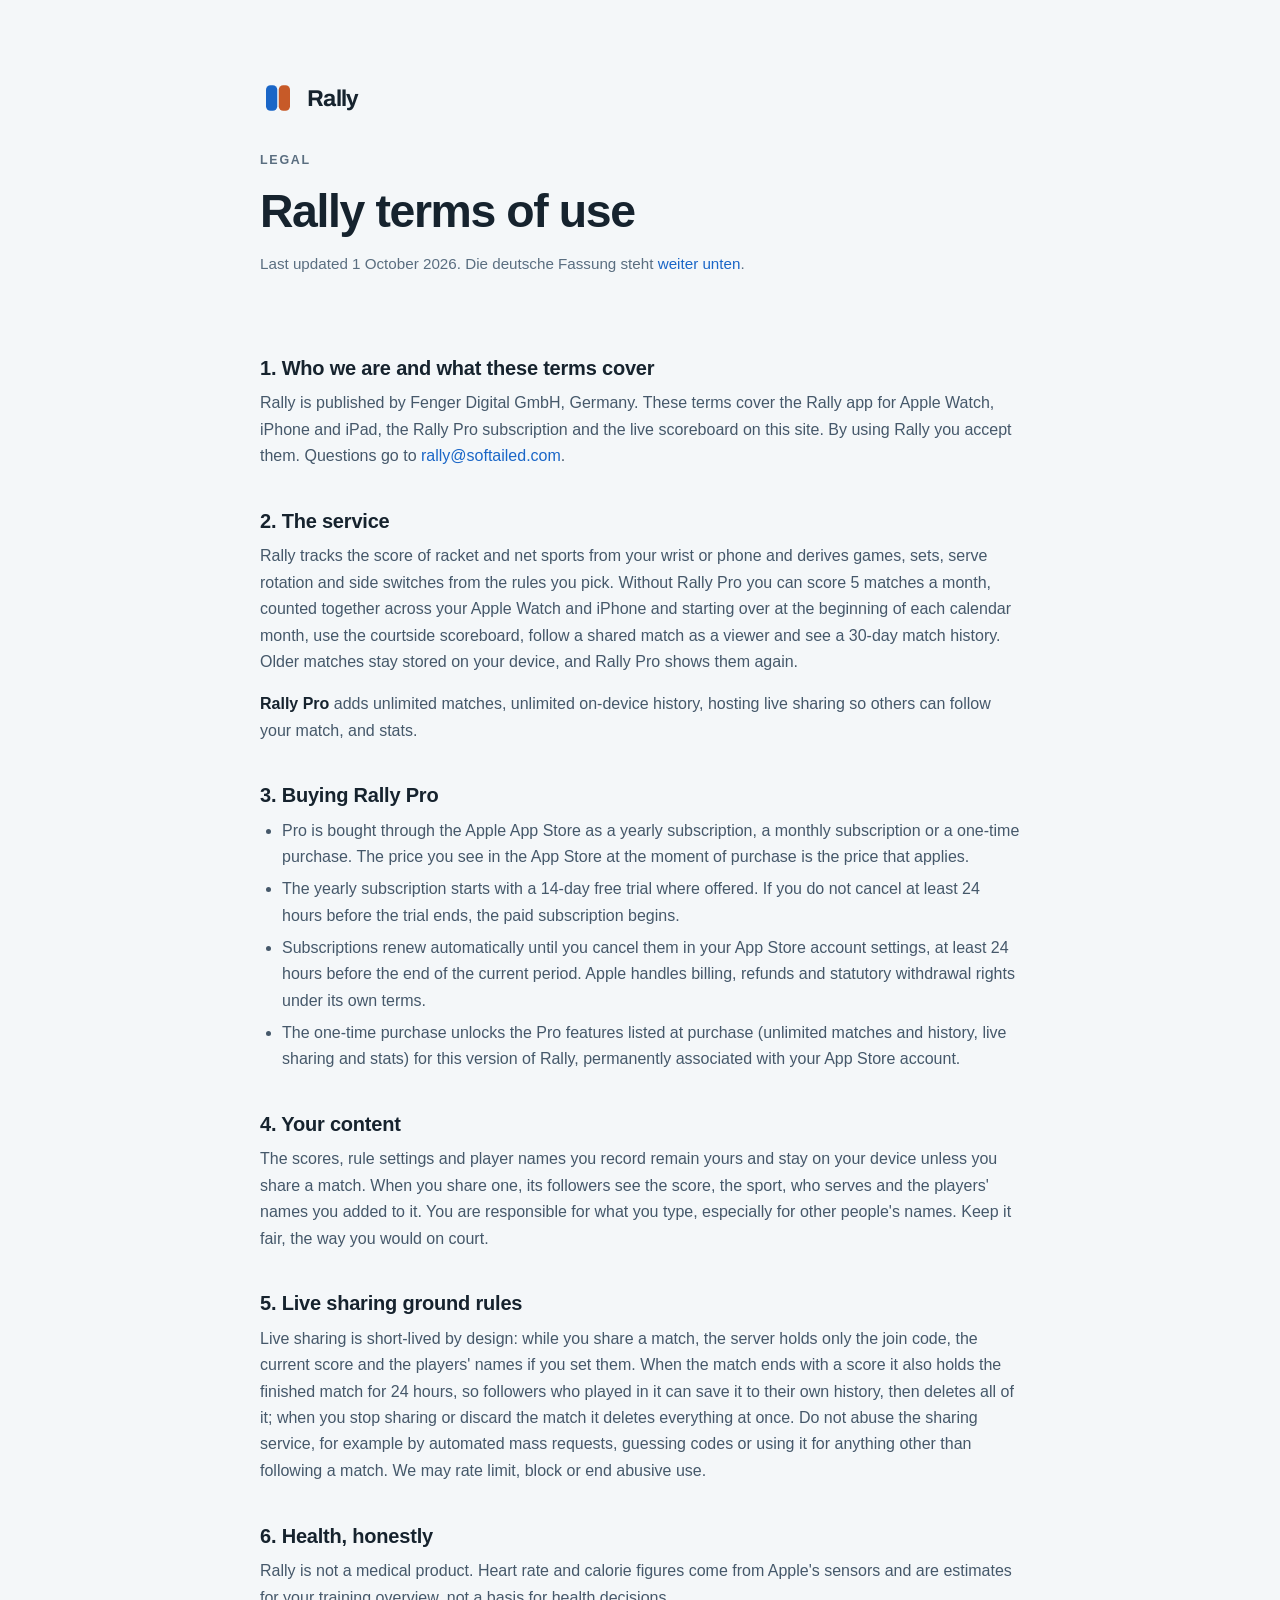
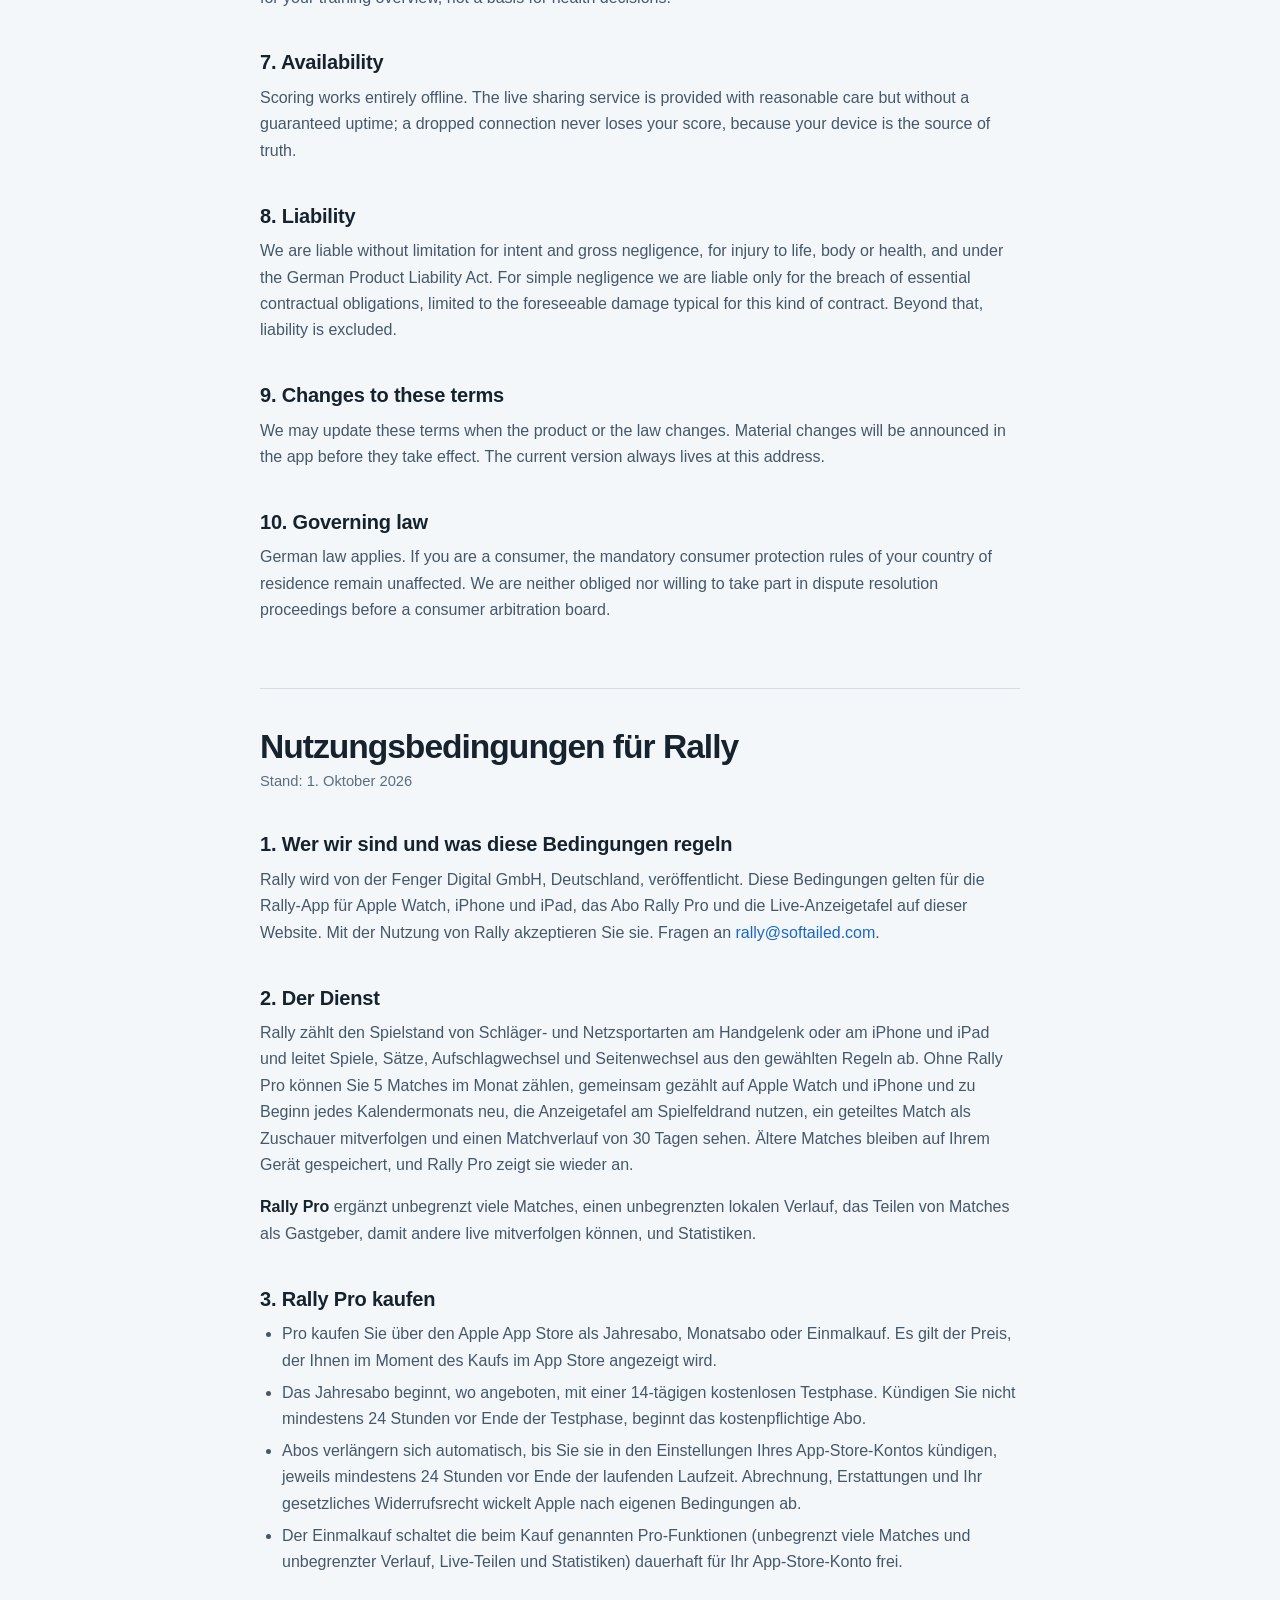
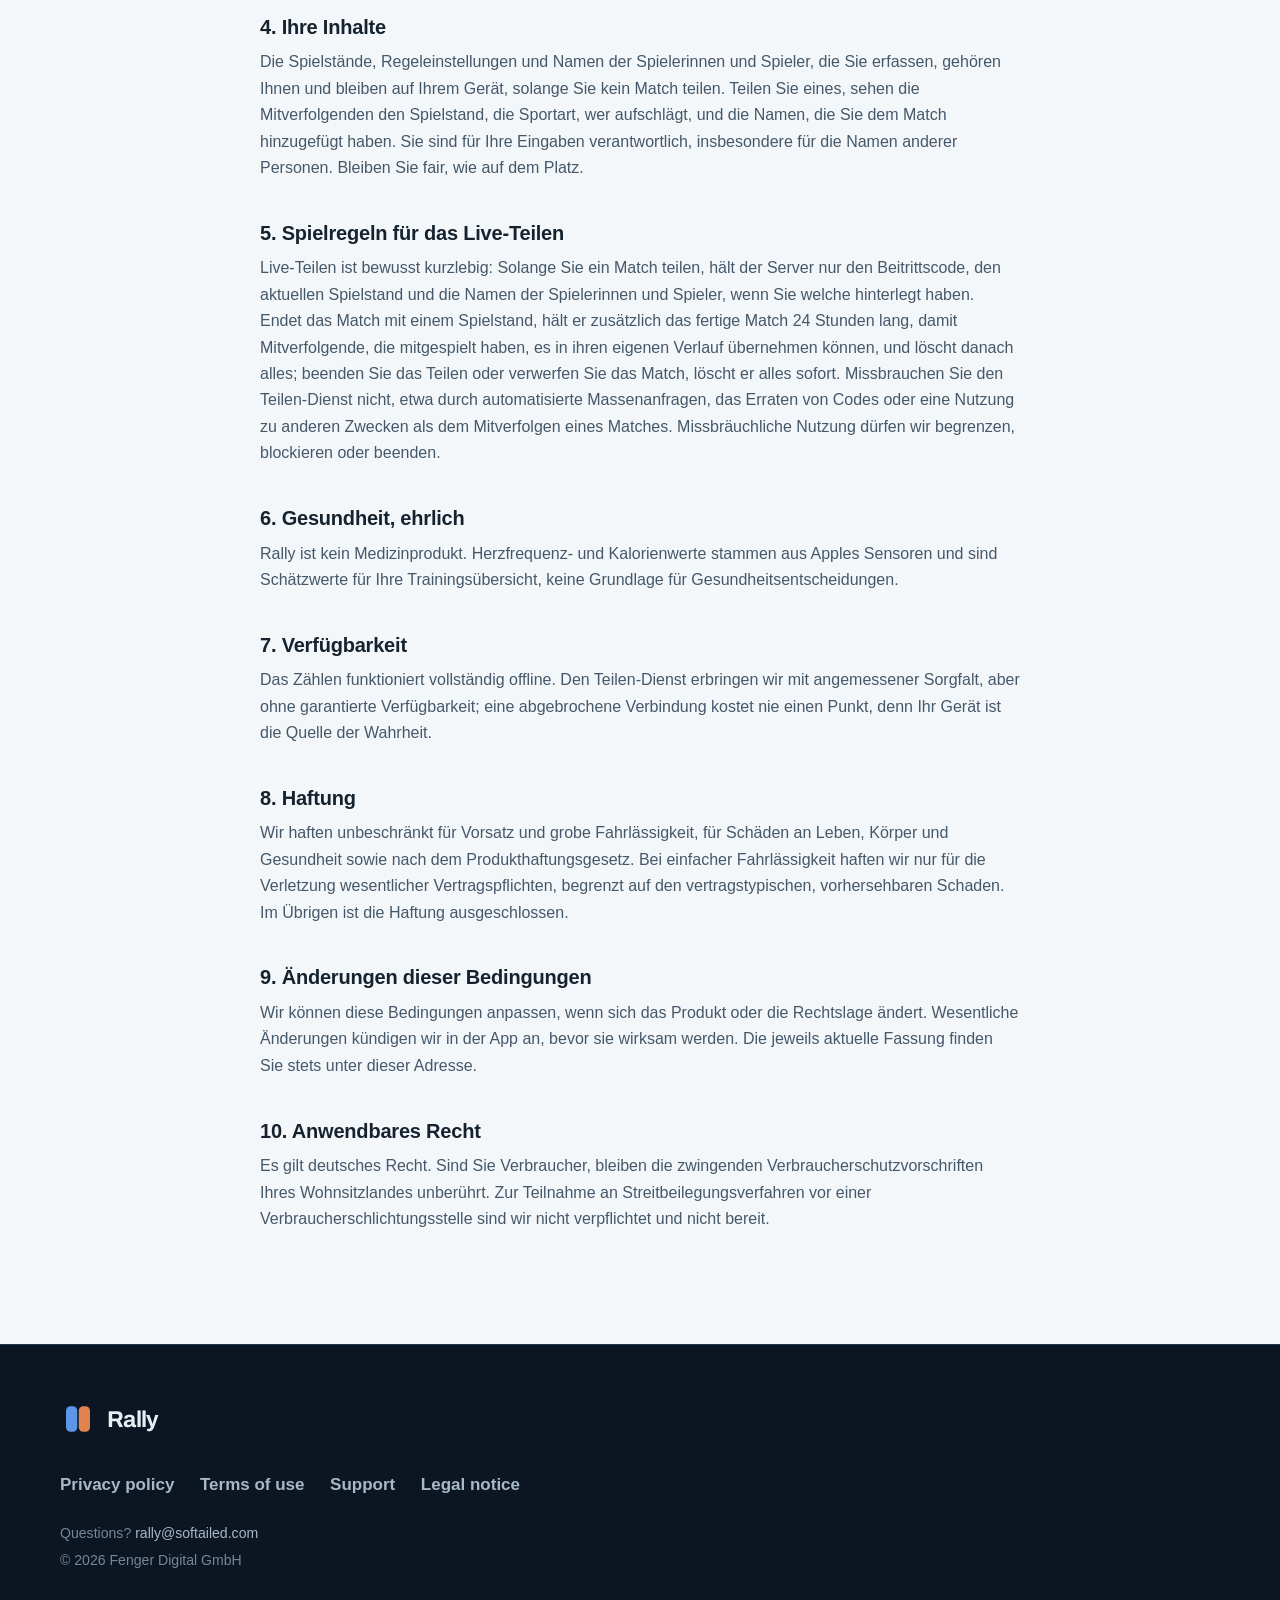
<file: terms/index.html>
<!DOCTYPE html>
<html lang="en">
<head>
<meta charset="utf-8">
<meta name="viewport" content="width=device-width, initial-scale=1">
<title>Rally terms of use</title>
<meta name="description" content="The terms for using Rally and Rally Pro: what is free, how subscriptions work, and the ground rules for live sharing.">
<link rel="icon" href="../icon.svg" type="image/svg+xml">
<link rel="stylesheet" href="../style.css">
</head>
<body>

<header class="pagehead">
  <div class="wrap">
    <a class="brandrow" href="../" aria-label="Rally home">
      <svg class="mark" viewBox="0 0 96 96" aria-hidden="true"><rect class="m-us" x="16" y="14" width="30" height="68" rx="12"/><rect class="m-them" x="50" y="14" width="30" height="68" rx="12"/></svg>
      <span class="n">Rally</span>
    </a>
    <p class="eyebrow">Legal</p>
    <h1>Rally terms of use</h1>
    <p class="stamp">Last updated 1 October 2026. Die deutsche Fassung steht <a href="#de">weiter unten</a>.</p>
  </div>
</header>

<main class="doc">
  <div class="wrap">
    <div class="prose">

  <h2>1. Who we are and what these terms cover</h2>
  <p>Rally is published by Fenger Digital GmbH, Germany. These terms
  cover the Rally app for Apple Watch, iPhone and iPad, the Rally Pro
  subscription and the live scoreboard on this site. By using Rally you
  accept them. Questions go to
  <a href="mailto:rally@softailed.com">rally@softailed.com</a>.</p>

  <h2>2. The service</h2>
  <p>Rally tracks the score of racket and net sports from your wrist or
  phone and derives games, sets, serve rotation and side switches from the
  rules you pick. Without Rally Pro you can score 5 matches a month,
  counted together across your Apple Watch and iPhone and starting over at
  the beginning of each calendar month, use the courtside scoreboard,
  follow a shared match as a viewer and see a 30-day match history. Older
  matches stay stored on your device, and Rally Pro shows them again.</p>
  <p><strong>Rally Pro</strong> adds unlimited matches, unlimited
  on-device history, hosting live sharing so others can follow your match,
  and stats.</p>

  <h2>3. Buying Rally Pro</h2>
  <ul>
    <li>Pro is bought through the Apple App Store as a yearly
    subscription, a monthly subscription or a one-time purchase. The price
    you see in the App Store at the moment of purchase is the price that
    applies.</li>
    <li>The yearly subscription starts with a 14-day free trial where
    offered. If you do not cancel at least 24 hours before the trial ends,
    the paid subscription begins.</li>
    <li>Subscriptions renew automatically until you cancel them in your
    App Store account settings, at least 24 hours before the end of the
    current period. Apple handles billing, refunds and statutory
    withdrawal rights under its own terms.</li>
    <li>The one-time purchase unlocks the Pro features listed at purchase
    (unlimited matches and history, live sharing and stats) for this
    version of Rally, permanently associated with your App Store
    account.</li>
  </ul>

  <h2>4. Your content</h2>
  <p>The scores, rule settings and player names you record remain yours
  and stay on your device unless you share a match. When you share one,
  its followers see the score, the sport, who serves and the players'
  names you added to it. You are responsible for what you type,
  especially for other people's names. Keep it fair, the way you would on
  court.</p>

  <h2>5. Live sharing ground rules</h2>
  <p>Live sharing is short-lived by design: while you share a match, the
  server holds only the join code, the current score and the players'
  names if you set them. When the match ends with a score it also holds
  the finished match for 24 hours, so followers who played in it can
  save it to their own history, then deletes all of it; when you stop
  sharing or discard the match it deletes everything at once. Do not
  abuse the sharing service, for
  example by automated mass requests, guessing codes or using it for
  anything other than following a match. We may rate limit, block or end
  abusive use.</p>

  <h2>6. Health, honestly</h2>
  <p>Rally is not a medical product. Heart rate and calorie figures come
  from Apple's sensors and are estimates for your training overview, not
  a basis for health decisions.</p>

  <h2>7. Availability</h2>
  <p>Scoring works entirely offline. The live sharing service is provided
  with reasonable care but without a guaranteed uptime; a dropped
  connection never loses your score, because your device is the source of
  truth.</p>

  <h2>8. Liability</h2>
  <p>We are liable without limitation for intent and gross negligence,
  for injury to life, body or health, and under the German Product
  Liability Act. For simple negligence we are liable only for the breach
  of essential contractual obligations, limited to the foreseeable damage
  typical for this kind of contract. Beyond that, liability is excluded.</p>

  <h2>9. Changes to these terms</h2>
  <p>We may update these terms when the product or the law changes.
  Material changes will be announced in the app before they take effect.
  The current version always lives at this address.</p>

  <h2>10. Governing law</h2>
  <p>German law applies. If you are a consumer, the mandatory consumer
  protection rules of your country of residence remain unaffected. We are
  neither obliged nor willing to take part in dispute resolution
  proceedings before a consumer arbitration board.</p>

  <hr class="divider" id="de">

  <div lang="de">
  <h1 class="section">Nutzungsbedingungen für Rally</h1>
  <p class="updated">Stand: 1. Oktober 2026</p>

  <h2>1. Wer wir sind und was diese Bedingungen regeln</h2>
  <p>Rally wird von der Fenger Digital GmbH, Deutschland,
  veröffentlicht. Diese Bedingungen gelten für die Rally-App für Apple
  Watch, iPhone und iPad, das Abo Rally Pro und die Live-Anzeigetafel auf
  dieser Website. Mit der Nutzung von Rally akzeptieren Sie sie. Fragen
  an <a href="mailto:rally@softailed.com">rally@softailed.com</a>.</p>

  <h2>2. Der Dienst</h2>
  <p>Rally zählt den Spielstand von Schläger- und Netzsportarten am
  Handgelenk oder am iPhone und iPad und leitet Spiele, Sätze, Aufschlagwechsel
  und Seitenwechsel aus den gewählten Regeln ab. Ohne Rally Pro können
  Sie 5 Matches im Monat zählen, gemeinsam gezählt auf Apple Watch und
  iPhone und zu Beginn jedes Kalendermonats neu, die Anzeigetafel am
  Spielfeldrand nutzen, ein geteiltes Match als Zuschauer mitverfolgen und
  einen Matchverlauf von 30 Tagen sehen. Ältere Matches bleiben auf Ihrem
  Gerät gespeichert, und Rally Pro zeigt sie wieder an.</p>
  <p><strong>Rally Pro</strong> ergänzt unbegrenzt viele Matches, einen
  unbegrenzten lokalen Verlauf, das Teilen von Matches als Gastgeber,
  damit andere live mitverfolgen können, und Statistiken.</p>

  <h2>3. Rally Pro kaufen</h2>
  <ul>
    <li>Pro kaufen Sie über den Apple App Store als Jahresabo, Monatsabo
    oder Einmalkauf. Es gilt der Preis, der Ihnen im Moment des Kaufs im
    App Store angezeigt wird.</li>
    <li>Das Jahresabo beginnt, wo angeboten, mit einer 14-tägigen
    kostenlosen Testphase. Kündigen Sie nicht mindestens 24 Stunden vor
    Ende der Testphase, beginnt das kostenpflichtige Abo.</li>
    <li>Abos verlängern sich automatisch, bis Sie sie in den Einstellungen
    Ihres App-Store-Kontos kündigen, jeweils mindestens 24 Stunden vor
    Ende der laufenden Laufzeit. Abrechnung, Erstattungen und Ihr
    gesetzliches Widerrufsrecht wickelt Apple nach eigenen Bedingungen
    ab.</li>
    <li>Der Einmalkauf schaltet die beim Kauf genannten Pro-Funktionen
    (unbegrenzt viele Matches und unbegrenzter Verlauf, Live-Teilen und
    Statistiken) dauerhaft für Ihr App-Store-Konto frei.</li>
  </ul>

  <h2>4. Ihre Inhalte</h2>
  <p>Die Spielstände, Regeleinstellungen und Namen der Spielerinnen und
  Spieler, die Sie erfassen, gehören Ihnen und bleiben auf Ihrem Gerät,
  solange Sie kein Match teilen. Teilen Sie eines, sehen die
  Mitverfolgenden den Spielstand, die Sportart, wer aufschlägt, und die
  Namen, die Sie dem Match hinzugefügt haben. Sie sind für Ihre Eingaben
  verantwortlich, insbesondere für die Namen anderer Personen. Bleiben
  Sie fair, wie auf dem Platz.</p>

  <h2>5. Spielregeln für das Live-Teilen</h2>
  <p>Live-Teilen ist bewusst kurzlebig: Solange Sie ein Match teilen,
  hält der Server nur den Beitrittscode, den aktuellen Spielstand und
  die Namen der Spielerinnen und Spieler, wenn Sie welche hinterlegt
  haben. Endet das Match mit einem Spielstand, hält er zusätzlich das
  fertige Match 24 Stunden lang, damit Mitverfolgende, die mitgespielt
  haben, es in ihren eigenen Verlauf übernehmen können, und löscht
  danach alles; beenden Sie das Teilen oder verwerfen Sie das Match,
  löscht er alles sofort. Missbrauchen Sie den
  Teilen-Dienst nicht, etwa durch automatisierte Massenanfragen, das
  Erraten von Codes oder eine Nutzung zu anderen Zwecken als dem
  Mitverfolgen eines Matches. Missbräuchliche Nutzung dürfen wir
  begrenzen, blockieren oder beenden.</p>

  <h2>6. Gesundheit, ehrlich</h2>
  <p>Rally ist kein Medizinprodukt. Herzfrequenz- und Kalorienwerte
  stammen aus Apples Sensoren und sind Schätzwerte für Ihre
  Trainingsübersicht, keine Grundlage für Gesundheitsentscheidungen.</p>

  <h2>7. Verfügbarkeit</h2>
  <p>Das Zählen funktioniert vollständig offline. Den Teilen-Dienst
  erbringen wir mit angemessener Sorgfalt, aber ohne garantierte
  Verfügbarkeit; eine abgebrochene Verbindung kostet nie einen Punkt,
  denn Ihr Gerät ist die Quelle der Wahrheit.</p>

  <h2>8. Haftung</h2>
  <p>Wir haften unbeschränkt für Vorsatz und grobe Fahrlässigkeit, für
  Schäden an Leben, Körper und Gesundheit sowie nach dem
  Produkthaftungsgesetz. Bei einfacher Fahrlässigkeit haften wir nur für
  die Verletzung wesentlicher Vertragspflichten, begrenzt auf den
  vertragstypischen, vorhersehbaren Schaden. Im Übrigen ist die Haftung
  ausgeschlossen.</p>

  <h2>9. Änderungen dieser Bedingungen</h2>
  <p>Wir können diese Bedingungen anpassen, wenn sich das Produkt oder
  die Rechtslage ändert. Wesentliche Änderungen kündigen wir in der App
  an, bevor sie wirksam werden. Die jeweils aktuelle Fassung finden Sie
  stets unter dieser Adresse.</p>

  <h2>10. Anwendbares Recht</h2>
  <p>Es gilt deutsches Recht. Sind Sie Verbraucher, bleiben die
  zwingenden Verbraucherschutzvorschriften Ihres Wohnsitzlandes
  unberührt. Zur Teilnahme an Streitbeilegungsverfahren vor einer
  Verbraucherschlichtungsstelle sind wir nicht verpflichtet und nicht
  bereit.</p>
  </div>

    </div>
  </div>
</main>

<footer class="dark">
  <div class="wrap">
    <div class="brandrow">
      <svg class="mark" viewBox="0 0 96 96" aria-hidden="true"><rect class="m-us" x="16" y="14" width="30" height="68" rx="12"/><rect class="m-them" x="50" y="14" width="30" height="68" rx="12"/></svg>
      <span class="n">Rally</span>
    </div>
    <nav aria-label="Legal">
      <a href="../privacy/">Privacy policy</a>
      <a href="../terms/">Terms of use</a>
      <a href="../support/">Support</a>
      <a href="../impressum/">Legal notice</a>
    </nav>
    <p class="fine">Questions? <a href="mailto:rally@softailed.com">rally@softailed.com</a></p>
    <p class="fine">&copy; 2026 Fenger Digital GmbH</p>
  </div>
</footer>

</body>
</html>
</file>
<file: style.css>
/* ─────────────────────────────────────────────────────────────────────────
   Rally site: landing page + legal pages (privacy, terms, support,
   impressum). The live board (board/) carries its own inline styles so it
   stays a single self-contained file.

   The visual system is the app's own token set (STYLE_GUIDE.md): chalk
   light ground and court-night dark ground, court blue for "us" and clay
   for "them" (load-bearing semantics, never decorative), the optic ball
   only ever as the serve indicator. Dark leads marketing, so the landing
   opens dark and alternates dark and light bands; the legal pages stay on
   the light ground because they are read, not scanned.

   The watch and the iPhone on the landing are Apple's own product images
   (since release day; Apple allows no drawn Apple device in marketing).
   Their SCREENS are drawn in CSS from the real token values and the real
   screen contracts, so nothing here can go stale against a screenshot.
   CONTENT RULE: whenever app features change, the landing changes in the
   same round.

   Motion is CSS only and lives inside prefers-reduced-motion:
   no-preference; with reduce, nothing on the page moves.

   NO EXTERNAL REQUESTS. Fonts are the system stack (STYLE_GUIDE names
   Archivo for marketing surfaces; hotlinking fonts.googleapis.com would
   send every visitor's IP to Google, which a German company serving an
   Impressum must not do, LG Muenchen I, 3 O 17493/20; a self-hosted OFL
   file would be the compliant way to bring Archivo back later).
   ───────────────────────────────────────────────────────────────────── */

*, *::before, *::after { box-sizing: border-box; }

:root {
  --sans: -apple-system, BlinkMacSystemFont, "Segoe UI", Roboto, "Helvetica Neue", Arial, sans-serif;
  --wrap: 760px;
  --wrapwide: 1160px;
  --pad: clamp(1.25rem, 4vw, 3rem);

  /* Light (chalk) tokens, STYLE_GUIDE.md */
  --ground: #F4F7F9;
  --surface: #FFFFFF;
  --ink: #16232E;
  --ink-soft: #45586A;
  --ink-faint: #5A6E80;
  --line: #D5DEE6;
  --us: #1A66C7;
  --them: #C75A28;
  --them-ink: #B04A20;
  --serve: #B7C821;
  --fresh: #2E8B5A;
  --us-chip: rgba(26, 102, 199, 0.12);
  --them-chip: rgba(199, 90, 40, 0.12);
  --shadow: 0 1px 2px rgba(22, 35, 46, 0.06), 0 12px 32px rgba(22, 35, 46, 0.08);

  /* Dark (court night) tokens */
  --d-ground: #0B1622;
  --d-surface: #101E2D;
  --d-ink: #E7EEF4;
  --d-ink-soft: #A7B8C7;
  --d-ink-faint: #74879A;
  --d-line: #22374B;
  --d-us: #5B96E8;
  --d-them: #E08350;
  --d-serve: #D9E44A;
  --d-fresh: #4EA97C;
  --d-us-chip: rgba(91, 150, 232, 0.16);
  --d-them-chip: rgba(224, 131, 80, 0.16);
}

/* A dark band swaps the working tokens, so every component reads the
   same variable names on either ground. */
.dark {
  --ground: var(--d-ground);
  --surface: var(--d-surface);
  --ink: var(--d-ink);
  --ink-soft: var(--d-ink-soft);
  --ink-faint: var(--d-ink-faint);
  --line: var(--d-line);
  --us: var(--d-us);
  --them: var(--d-them);
  --them-ink: var(--d-them);
  --serve: var(--d-serve);
  --fresh: var(--d-fresh);
  --us-chip: var(--d-us-chip);
  --them-chip: var(--d-them-chip);
  --shadow: 0 1px 2px rgba(0, 0, 0, 0.3), 0 16px 40px rgba(0, 0, 0, 0.35);
}

html { -webkit-text-size-adjust: 100%; }
body {
  margin: 0;
  font-family: var(--sans);
  font-size: 17px;
  line-height: 1.6;
  color: var(--ink);
  background: var(--ground);
}
img, svg { display: block; max-width: 100%; }
[hidden] { display: none !important; }
a { color: inherit; }
p { margin: 0 0 1rem; }

/* Every interactive surface reads as one: pointer cursor, visible focus. */
a, button, [role="button"], summary { cursor: pointer; }
button { font: inherit; color: inherit; }
:focus-visible { outline: 2px solid var(--us); outline-offset: 3px; border-radius: 6px; }

/* The court-sides mark, inline SVG: the fills follow the ground. */
.mark .m-us { fill: var(--us); }
.mark .m-them { fill: var(--them); }

/* ── Bands and wraps ─────────────────────────────────────────────────── */
.band {
  padding: clamp(4rem, 9vw, 7.5rem) var(--pad);
  background: var(--ground);
  color: var(--ink);
}
.wrap { max-width: var(--wrap); margin: 0 auto; }
.wrap.wide { max-width: var(--wrapwide); }
.split {
  display: grid;
  grid-template-columns: 1.1fr 0.9fr;
  gap: clamp(2rem, 6vw, 5.5rem);
  align-items: center;
}
.split.flip > :first-child { order: 2; }
@media (max-width: 860px) {
  .split { grid-template-columns: 1fr; }
  .split.flip > :first-child { order: 0; }
}

/* ── Brand row, type ─────────────────────────────────────────────────── */
/* ── The lockup (Denis, 2026-10-14: one lockup wherever the mark and the
   word stand together, at the homepage's proportions, in the brand font) ──
   --m is the height of the mark's halves; the SVG box (viewBox 0 0 96 96)
   is 96/68 of it. The word is Archivo 700 at -0.025em (brand/BRAND.md): its
   cap height 0.618 x --m, optically centred on the mark, its ink 0.711 x --m
   from the mark's ink. board/index.html draws the same markup with a copy of
   these rules; verify-site and verify-board measure both. The font is an
   Archivo subset of R, a, l and y inlined (1.2 KB, OFL): no request. */
@font-face {
  font-family: "Rally Wordmark";
  font-style: normal;
  font-weight: 700;
  font-display: block;
  src: url([data-uri]) format("woff2");
}
.brandrow {
  --m: 25.5px;
  display: inline-flex;
  align-items: center;
  gap: calc(var(--m) * 0.420);
  text-decoration: none;
  color: inherit;
  transition: opacity 0.15s ease;
}
a.brandrow:hover { opacity: 0.82; }
a.brandrow:active { opacity: 0.65; }
.brandrow .mark { flex: none; width: calc(var(--m) * 96 / 68); height: calc(var(--m) * 96 / 68); }
.brandrow .n {
  font-family: "Rally Wordmark", var(--sans);
  font-weight: 700;
  font-size: calc(var(--m) * 0.899);
  line-height: 1;
  letter-spacing: -0.025em;
  color: var(--ink);
  transform: translateY(0.042em);
}
h1 {
  font-weight: 800;
  letter-spacing: -0.03em;
  line-height: 1.05;
  margin: 0;
  font-size: clamp(2.1rem, 5.5vw, 3.4rem);
  text-wrap: balance;
}
/* Sized for the hero's "Keep score on your Apple Watch." (Denis
   2026-10-14, the plain promise instead of "One tap per point."): "Apple
   Watch." never breaks, so at 320 px it has to fit the column whole. */
h1.display {
  font-size: clamp(2.5rem, 7.2vw, 4.8rem);
  letter-spacing: -0.045em;
  line-height: 0.96;
}
h2 {
  font-weight: 800;
  letter-spacing: -0.035em;
  line-height: 1.05;
  margin: 0 0 1.2rem;
  font-size: clamp(2rem, 4.6vw, 3.2rem);
  text-wrap: balance;
}
h3 { font-size: 1.15rem; margin: 0.2rem 0 0.5rem; letter-spacing: -0.015em; }
.eyebrow {
  font-size: 0.78rem;
  font-weight: 700;
  letter-spacing: 0.14em;
  text-transform: uppercase;
  color: var(--ink-faint);
  margin: 0 0 1rem;
}
.lead {
  font-size: clamp(1.1rem, 1.7vw, 1.3rem);
  line-height: 1.55;
  color: var(--ink-soft);
  max-width: 32em;
  margin: 1.6rem 0 0;
}
.lead .us { color: var(--us); font-weight: 600; }
.lead .them { color: var(--them-ink); font-weight: 600; }
.copy { color: var(--ink-soft); max-width: 36em; font-size: 1.05rem; }
.copy strong { color: var(--ink); font-weight: 600; }

/* ── Calls to action ─────────────────────────────────────────────────── */
.cta { display: flex; flex-wrap: wrap; align-items: center; gap: 1.25rem 1.5rem; margin-top: 2.2rem; }
/* Apple's App Store badge (release day): the file as Apple serves it, 56 px
   high (Apple's minimum onscreen is 40). Apple forbids modifying, angling
   or animating it and keeps a clear space of a quarter of its height (14
   px) free of everything else, so the badge itself never changes: its
   hover, pressed and focus states are a ring drawn just OUTSIDE that clear
   space (outline-offset 14 px), on the link's own rounded box. */
.appstore {
  display: inline-block;
  flex: none;
  line-height: 0;
  border-radius: 13px;
}
.appstore img { display: block; width: auto; height: 56px; aspect-ratio: 119.66407 / 40; max-width: none; }
.appstore:hover { outline: 2px solid var(--ink-faint); outline-offset: 14px; }
.appstore:active { outline: 2px solid var(--ink); outline-offset: 14px; }
.appstore:focus-visible { outline: 2px solid var(--us); outline-offset: 14px; border-radius: 13px; }
.pill {
  display: inline-flex;
  align-items: center;
  gap: 0.6rem;
  padding: 0.9rem 1.5rem;
  border-radius: 999px;
  border: 1px solid var(--line);
  background: var(--surface);
  color: var(--ink);
  font-weight: 600;
  text-decoration: none;
  white-space: nowrap;
  transition: transform 0.15s ease, box-shadow 0.15s ease, border-color 0.15s ease, background-color 0.15s ease;
}
.pill .dot { width: 8px; height: 8px; border-radius: 50%; background: var(--us); flex: none; }
a.pill:hover { transform: translateY(-2px); box-shadow: var(--shadow); border-color: var(--ink-faint); }
a.pill:active { transform: translateY(0) scale(0.98); box-shadow: none; }
.quiet {
  color: var(--ink-soft);
  text-decoration: none;
  border-bottom: 1px solid var(--line);
  padding-bottom: 2px;
  transition: color 0.15s ease, border-color 0.15s ease;
}
.quiet:hover { color: var(--ink); border-bottom-color: var(--ink); }
.quiet:active { opacity: 0.7; }

/* ── Top bar (landing) ───────────────────────────────────────────────── */
.topbar {
  display: flex;
  align-items: center;
  justify-content: space-between;
  flex-wrap: wrap;
  gap: 0.8rem 1.5rem;
  margin: calc(-1 * clamp(2rem, 5vw, 4.5rem)) 0 clamp(3rem, 7vw, 6rem);
}
.topbar .links { display: flex; flex-wrap: wrap; gap: 0.2rem 1.4rem; font-size: 0.95rem; font-weight: 600; }
.topbar .links a {
  color: var(--ink-soft);
  text-decoration: none;
  padding: 0.3rem 0;
  border-bottom: 2px solid transparent;
  transition: color 0.15s ease, border-color 0.15s ease;
}
.topbar .links a:hover { color: var(--ink); border-bottom-color: var(--ink-faint); }
.topbar .links a:active { opacity: 0.7; }
/* The phone menu (below 640 px): a 44 px button at the top right with three
   bars that cross into an X while the panel is open; the links drop into a
   panel under it, right-aligned to the bar. Above 640 px the button is gone
   and the links sit in the bar as before. */
.menubtn {
  display: none;
  flex: none;
  align-items: center;
  justify-content: center;
  width: 44px;
  height: 44px;
  margin-right: -10px;
  padding: 0;
  border: 0;
  border-radius: 12px;
  background: transparent;
  color: var(--ink);
}
.menubtn:hover { background: var(--us-chip); }
.menubtn:active { opacity: 0.7; }
.menubtn .bars,
.menubtn .bars::before,
.menubtn .bars::after {
  display: block;
  width: 22px;
  height: 2px;
  border-radius: 2px;
  background: currentColor;
}
.menubtn .bars { position: relative; }
.menubtn .bars::before,
.menubtn .bars::after { content: ""; position: absolute; left: 0; }
.menubtn .bars::before { top: -7px; }
.menubtn .bars::after { top: 7px; }
.menubtn[aria-expanded="true"] .bars { background: transparent; }
.menubtn[aria-expanded="true"] .bars::before { top: 0; transform: rotate(45deg); }
.menubtn[aria-expanded="true"] .bars::after { top: 0; transform: rotate(-45deg); }
@media (max-width: 640px) {
  .topbar { position: relative; flex-wrap: nowrap; }
  .menubtn { display: inline-flex; }
  .topbar .links {
    display: none;
    position: absolute;
    top: calc(100% + 0.4rem);
    right: 0;
    z-index: 20;
    flex-direction: column;
    gap: 0;
    min-width: 13.5rem;
    padding: 0.45rem;
    border: 1px solid var(--line);
    border-radius: 16px;
    background: var(--surface);
    box-shadow: var(--shadow);
    font-size: 1.05rem;
  }
  .topbar.open .links { display: flex; }
  .topbar .links a {
    padding: 0.75rem 0.9rem;
    border-bottom: 0;
    border-radius: 10px;
    color: var(--ink);
  }
  .topbar .links a:hover { background: var(--us-chip); }
}

/* ── Hero ────────────────────────────────────────────────────────────── */
.hero {
  position: relative;
  overflow: hidden;
  isolation: isolate;
  padding-bottom: 0;
}
.hero::before {
  content: "";
  position: absolute;
  inset: 0;
  z-index: -2;
  background:
    radial-gradient(55% 60% at 18% 22%, rgba(91, 150, 232, 0.24), transparent 65%),
    radial-gradient(45% 50% at 84% 72%, rgba(224, 131, 80, 0.2), transparent 65%);
  pointer-events: none;
}
.hero::after {
  /* Faint court lines: a grid that fades out toward the edges. */
  content: "";
  position: absolute;
  inset: 0;
  z-index: -1;
  background-image:
    linear-gradient(rgba(231, 238, 244, 0.05) 1px, transparent 1px),
    linear-gradient(90deg, rgba(231, 238, 244, 0.05) 1px, transparent 1px);
  background-size: 56px 56px;
  -webkit-mask-image: radial-gradient(70% 70% at 60% 45%, #000 20%, transparent 100%);
  mask-image: radial-gradient(70% 70% at 60% 45%, #000 20%, transparent 100%);
  pointer-events: none;
}
.hero-grid { gap: clamp(2.5rem, 6vw, 5rem); }
.hero-copy .eyebrow { color: var(--us); }
.sportstrip {
  display: flex;
  flex-wrap: wrap;
  justify-content: center;
  gap: 0.4rem 0;
  margin: clamp(3rem, 7vw, 5.5rem) calc(-1 * var(--pad)) 0;
  padding: 1.1rem var(--pad);
  border-top: 1px solid var(--line);
  font-size: 0.8rem;
  font-weight: 700;
  letter-spacing: 0.12em;
  text-transform: uppercase;
  color: var(--ink-faint);
}
.sportstrip span + span::before { content: "·"; margin: 0 0.9rem; color: var(--line); }
@media (max-width: 1000px) {
  /* Below this the strip wraps; a separator at a line start reads wrong. */
  .sportstrip { gap: 0.5rem 1.6rem; }
  .sportstrip span + span::before { content: none; }
}

/* ── Demo column (watch and phone share it) ──────────────────────────── */
.demo { display: flex; flex-direction: column; align-items: center; gap: 1.2rem; }
.demo .hint { font-size: 0.9rem; color: var(--ink-faint); margin: 0; text-align: center; max-width: 24em; }
.demo-foot { display: flex; flex-direction: column; align-items: center; gap: 0.7rem; }
.rulesline {
  margin: 0;
  font-size: 0.85rem;
  font-weight: 600;
  letter-spacing: 0.04em;
  color: var(--ink-soft);
  font-variant-numeric: tabular-nums;
}
.seg {
  display: inline-flex;
  padding: 3px;
  border-radius: 999px;
  background: var(--surface);
  border: 1px solid var(--line);
}
.seg-btn {
  border: 0;
  background: transparent;
  color: var(--ink-soft);
  font-size: 0.85rem;
  font-weight: 600;
  padding: 0.4rem 0.9rem;
  border-radius: 999px;
  transition: background-color 0.15s ease, color 0.15s ease, transform 0.1s ease;
}
.seg-btn:hover { color: var(--ink); background: rgba(127, 150, 172, 0.14); }
.seg-btn:active { transform: scale(0.96); }
.seg-btn.is-on { background: var(--us); color: #FFFFFF; }
.seg-btn.is-on:hover { background: var(--us); color: #FFFFFF; }

/* ── Apple's product images (release day) ────────────────────────────────
   The watch and the iPhone are Apple's own product images (Apple Design
   Resources, Product Bezels), the files the App Store slides use, shown the
   way Apple's marketing guidelines allow: whole, upright, uniformly scaled,
   no shadow, glow or reflection, nothing on top. The app screen lies UNDER
   the image's transparent display: a box at devices.json ui.box, clipped to
   ui.clipPath (the clip hides the screen rectangle's square corners, and
   its bleed covers the soft edge of the display hole), with the screen at
   ui.contentOffset inside it. The image passes every pointer through
   (pointer-events: none), so the tiles under the glass take the taps. Each
   device is a size container and every length on its screen is a multiple
   of --u, one CSS pixel at full size: below its full width the image and
   the screen scale as one, never apart. */
.watch, .phone {
  position: relative;
  flex: none;
  container-type: inline-size;
}
.hw {
  position: absolute;
  left: 0;
  top: 0;
  width: 100%;
  height: 100%;
  max-width: none;
  z-index: 1;
  pointer-events: none;
  user-select: none;
  -webkit-user-select: none;
  -webkit-user-drag: none;
}
.uibox { position: absolute; z-index: 0; overflow: hidden; }
.uibox > .screen { position: absolute; overflow: hidden; }

/* ── Watch: Apple Watch Series 11, 46 mm, Jet Black aluminium with the
   Black Sport Band (Apple's 560 x 880 PNG untouched, shown at 280 x 440:
   2x). The screen is the 46 mm display at its own 208 x 248 pt, the score
   page as the slides lay it out (targets/watch/ContentView.swift
   ScorePage): the 37 pt status band, two 97 x 151 pt tiles 6 pt apart,
   the bottom row at 192 pt. ─────────────────────────────────────────── */
.watch {
  width: min(280px, 100%);
  aspect-ratio: 560 / 880;
  --u: calc(100cqw / 280);
}
.watch .uibox {
  left: calc(34.5 * var(--u));
  top: calc(94.5 * var(--u));
  width: calc(211 * var(--u));
  height: calc(251 * var(--u));
  background: #000000;
  clip-path: polygon(0% 25.697%, 0.07% 24.39%, 0.139% 23.111%, 0.209% 21.823%, 0.319% 20.532%, 0.458% 19.242%, 0.643% 17.947%, 0.903% 16.662%, 1.211% 15.375%, 1.635% 14.107%, 2.129% 12.861%, 2.712% 11.635%, 3.418% 10.448%, 4.21% 9.321%, 5.082% 8.239%, 6.039% 7.231%, 7.031% 6.192%, 8.243% 5.375%, 9.364% 4.474%, 10.681% 3.741%, 11.999% 3.054%, 13.403% 2.463%, 14.836% 1.92%, 16.324% 1.502%, 17.817% 1.118%, 19.343% 0.84%, 20.87% 0.592%, 22.415% 0.429%, 23.946% 0.304%, 25.48% 0.193%, 27.015% 0.129%, 28.537% 0.065%, 30.095% 0%, 69.905% 0%, 71.463% 0.065%, 72.985% 0.129%, 74.52% 0.193%, 76.054% 0.304%, 77.585% 0.429%, 79.13% 0.592%, 80.657% 0.84%, 82.183% 1.118%, 83.676% 1.502%, 85.164% 1.92%, 86.597% 2.463%, 88.001% 3.054%, 89.319% 3.741%, 90.636% 4.474%, 91.757% 5.375%, 92.969% 6.192%, 93.961% 7.231%, 94.918% 8.239%, 95.79% 9.321%, 96.582% 10.448%, 97.288% 11.635%, 97.871% 12.861%, 98.365% 14.107%, 98.789% 15.375%, 99.097% 16.662%, 99.357% 17.947%, 99.542% 19.242%, 99.681% 20.532%, 99.791% 21.823%, 99.861% 23.111%, 99.93% 24.39%, 100% 25.697%, 100% 74.303%, 99.93% 75.61%, 99.861% 76.889%, 99.791% 78.177%, 99.681% 79.468%, 99.542% 80.758%, 99.357% 82.053%, 99.097% 83.338%, 98.789% 84.625%, 98.365% 85.893%, 97.871% 87.139%, 97.288% 88.365%, 96.582% 89.552%, 95.79% 90.679%, 94.918% 91.761%, 93.961% 92.769%, 92.969% 93.808%, 91.757% 94.625%, 90.636% 95.526%, 89.319% 96.259%, 88.001% 96.946%, 86.597% 97.537%, 85.164% 98.08%, 83.676% 98.498%, 82.183% 98.882%, 80.657% 99.16%, 79.13% 99.408%, 77.585% 99.571%, 76.054% 99.696%, 74.52% 99.807%, 72.985% 99.871%, 71.463% 99.935%, 69.905% 100%, 30.095% 100%, 28.537% 99.935%, 27.015% 99.871%, 25.48% 99.807%, 23.946% 99.696%, 22.415% 99.571%, 20.87% 99.408%, 19.343% 99.16%, 17.817% 98.882%, 16.324% 98.498%, 14.836% 98.08%, 13.403% 97.537%, 11.999% 96.946%, 10.681% 96.259%, 9.364% 95.526%, 8.243% 94.625%, 7.031% 93.808%, 6.039% 92.769%, 5.082% 91.761%, 4.21% 90.679%, 3.418% 89.552%, 2.712% 88.365%, 2.129% 87.139%, 1.635% 85.893%, 1.211% 84.625%, 0.903% 83.338%, 0.643% 82.053%, 0.458% 80.758%, 0.319% 79.468%, 0.209% 78.177%, 0.139% 76.889%, 0.07% 75.61%, 0% 74.303%);
}
.watch .screen {
  left: calc(1.5 * var(--u));
  top: calc(1.5 * var(--u));
  width: calc(208 * var(--u));
  height: calc(248 * var(--u));
  background: #000000;
  color: var(--d-ink);
}
/* The status band: the sport (or, round 28, the deciding point's name) at
   the leading inset and the clock at the trailing one, 16 pt on the band's
   24.5 pt centre line, clear of the display's rounded corners. */
.watch .statusrow {
  position: absolute;
  left: calc(17 * var(--u));
  right: calc(17 * var(--u));
  top: calc(12.5 * var(--u));
  height: calc(24 * var(--u));
  display: flex;
  justify-content: space-between;
  align-items: center;
  gap: calc(8 * var(--u));
  font-size: calc(16 * var(--u));
  font-weight: 600;
  line-height: calc(24 * var(--u));
  letter-spacing: -0.01em;
  color: #FFFFFF;
  font-variant-numeric: tabular-nums;
}
.watch .band-lbl { min-width: 0; color: rgba(255, 255, 255, 0.9); white-space: nowrap; overflow: hidden; text-overflow: ellipsis; }
.watch .clock { flex: none; }
.tiles {
  position: absolute;
  left: calc(4 * var(--u));
  top: calc(37 * var(--u));
  width: calc(200 * var(--u));
  height: calc(151 * var(--u));
  display: grid;
  grid-template-columns: 1fr 1fr;
  gap: calc(6 * var(--u));
}
.tile {
  position: relative;
  border-radius: calc(14 * var(--u));
  display: flex;
  flex-direction: column;
  align-items: center;
  justify-content: center;
  gap: calc(1 * var(--u));
  user-select: none;
  -webkit-user-select: none;
  -webkit-tap-highlight-color: transparent;
  touch-action: manipulation;
  transition: transform 0.08s ease, filter 0.15s ease;
}
.tile:hover { filter: brightness(1.18); }
.tile:active { transform: scale(0.96); filter: brightness(1.3); }
.tile:focus-visible { outline-color: var(--d-ink); outline-offset: 1px; }
.tile.us { background: rgba(91, 150, 232, 0.22); color: var(--d-us); }
.tile.them { background: rgba(224, 131, 80, 0.22); color: var(--d-them); }
.tile .who {
  font-size: calc(10 * var(--u));
  font-weight: 600;
  letter-spacing: 0.04em;
  text-transform: uppercase;
  color: var(--d-ink-soft);
  line-height: 1;
}
/* Round 32 (decision 15): the side behind at an advantage draws NOTHING
   (an empty label); min-height keeps its line, so its label stays level
   with the other tile's (in the phone mockup too). */
.tile .num {
  font-size: calc(44 * var(--u));
  font-weight: 800;
  line-height: 1;
  min-height: 1em;
  font-variant-numeric: tabular-nums;
  letter-spacing: -0.02em;
}
/* The optic ball: on the serving tile only, on the serve court side. Near
   lane (bottom) = our serve, far lane (top) = theirs. */
.ball {
  position: absolute;
  width: calc(12 * var(--u));
  height: calc(12 * var(--u));
  border-radius: 50%;
  background: var(--d-serve);
  display: none;
  pointer-events: none;
}
.serving .ball { display: block; }
.ball.near { bottom: calc(7 * var(--u)); }
.ball.far { top: calc(7 * var(--u)); }
.ball.left { left: calc(7 * var(--u)); }
.ball.right { right: calc(7 * var(--u)); }
.ball.center { left: 50%; margin-left: calc(-6 * var(--u)); }
/* The deciding-point card (feedback round 28, STYLE_GUIDE "The
   deciding-point card", targets/watch/DecidingPointCard.swift, at the
   slides' 46 mm geometry): opaque over both tiles and nothing else, the
   lead line, the question from the wearer's position, two neutral buttons
   that are never lit, each with the court drawing. It appears and goes in
   one frame (no fade: a fading card would pass clicks) and catches every
   click; only the buttons are controls, so the card itself keeps the
   default cursor. */
.watch .dcard {
  position: absolute;
  inset: 0;
  z-index: 2;
  border-radius: calc(14 * var(--u));
  background: #1C1C1E;
  display: flex;
  flex-direction: column;
  align-items: stretch;
  padding: calc(6 * var(--u)) calc(6 * var(--u)) calc(12 * var(--u));
  text-align: center;
  cursor: default;
  user-select: none;
  -webkit-user-select: none;
  -webkit-tap-highlight-color: transparent;
}
.watch .dcard:focus-visible { outline-offset: 2px; }
.watch .dcard.miss { box-shadow: inset 0 0 0 calc(2 * var(--u)) rgba(255, 255, 255, 0.28); }
.watch .dc-lead { margin: 0; padding-bottom: calc(2 * var(--u)); font-size: calc(12 * var(--u)); font-weight: 500; line-height: calc(14 * var(--u)); color: rgba(255, 255, 255, 0.62); white-space: nowrap; }
.watch .dc-q { margin: 0; font-size: calc(16 * var(--u)); font-weight: 700; line-height: calc(19 * var(--u)); letter-spacing: -0.01em; color: #FFFFFF; text-wrap: balance; }
.watch .dc-btns { margin-top: auto; display: flex; gap: calc(6 * var(--u)); }
.watch .dc-btn {
  flex: 1 1 0;
  min-width: 0;
  height: calc(64 * var(--u));
  border: 0;
  border-radius: calc(14 * var(--u));
  padding: 0;
  background: rgba(255, 255, 255, 0.16);
  color: #FFFFFF;
  display: flex;
  flex-direction: column;
  align-items: center;
  justify-content: center;
  gap: calc(4 * var(--u));
  font-size: calc(18 * var(--u));
  font-weight: 700;
  line-height: calc(20 * var(--u));
  -webkit-tap-highlight-color: transparent;
  touch-action: manipulation;
  transition: background-color 0.12s ease, transform 0.1s ease;
}
.watch .dc-btn:hover { background: rgba(255, 255, 255, 0.24); }
.watch .dc-btn:active { transform: scale(0.96); background: rgba(255, 255, 255, 0.3); }
.watch .dc-court { width: calc(20 * var(--u)); height: calc(31 * var(--u)); flex: none; }
.dc-court .dc-box.us { fill: var(--d-us); }
.dc-court .dc-box.them { fill: var(--d-them); }
.dc-court .dc-edge { fill: none; stroke: rgba(255, 255, 255, 0.45); stroke-width: 2; }
.dc-court .dc-lines { fill: none; stroke: rgba(255, 255, 255, 0.3); stroke-width: 1.5; }
.dc-court .dc-net { fill: none; stroke: rgba(255, 255, 255, 0.85); stroke-width: 2; }
.dc-court .dc-serve { fill: none; stroke: var(--d-serve); stroke-width: 1.5; stroke-dasharray: 3 3; }
.dc-court .dc-optic { fill: var(--d-serve); }
/* The bottom row: the set table centred in the space left of the undo
   cluster, the undo capsule in the bottom corner on the wrist side's far
   edge (left wrist, the default: bottom right). */
.watch .bottomrow {
  position: absolute;
  left: 0;
  top: calc(192 * var(--u));
  width: 100%;
  height: calc(40 * var(--u));
}
.mini {
  display: flex;
  justify-content: center;
  font-weight: 700;
  font-variant-numeric: tabular-nums;
}
.mini .col { display: grid; gap: 0; text-align: center; }
.mini .a { color: var(--d-us); }
.mini .b { color: var(--d-them); }
.mini .live { color: var(--d-ink); }
.mini .dim { color: var(--d-ink-faint); }
.watch .mini {
  position: absolute;
  left: calc(6 * var(--u));
  top: 0;
  width: calc(93 * var(--u));
  height: 100%;
  align-items: center;
  gap: calc(12 * var(--u));
  font-size: calc(16 * var(--u));
  line-height: calc(19 * var(--u));
}
.watch .undo {
  position: absolute;
  left: calc(144 * var(--u));
  top: 0;
  width: calc(58 * var(--u));
  height: calc(40 * var(--u));
  border-radius: calc(20 * var(--u));
  display: flex;
  align-items: center;
  justify-content: center;
  color: #FFFFFF;
  -webkit-tap-highlight-color: transparent;
  background: rgba(255, 255, 255, 0.14);
  border: 0;
  padding: 0;
  transition: background-color 0.12s ease, transform 0.1s ease;
}
.watch .undo svg { width: calc(17 * var(--u)); height: calc(17 * var(--u)); }
.watch .undo:hover { background: rgba(255, 255, 255, 0.26); }
.watch .undo:active { transform: scale(0.92); }
/* The owner's end card (MatchWonOverlay) over the page. */
.watch .overlay {
  position: absolute;
  left: calc(4 * var(--u));
  right: calc(4 * var(--u));
  top: calc(41 * var(--u));
  bottom: calc(8 * var(--u));
  z-index: 3;
  border-radius: calc(16 * var(--u));
  background: rgba(0, 0, 0, 0.92);
  display: flex;
  flex-direction: column;
  align-items: stretch;
  justify-content: center;
  gap: calc(8 * var(--u));
  padding: calc(10 * var(--u));
  text-align: center;
}
.watch .overlay[hidden] { display: none; }
.watch .ov-title { margin: 0; font-size: calc(17 * var(--u)); font-weight: 700; line-height: 1.2; }
.watch .ov-sum { margin: 0; font-size: calc(14 * var(--u)); font-weight: 500; line-height: 1.2; color: var(--d-ink-soft); font-variant-numeric: tabular-nums; white-space: pre; }
.watch .ov-end, .watch .ov-undo {
  border: 0;
  font-weight: 600;
  line-height: 1.2;
  transition: filter 0.12s ease, transform 0.1s ease;
}
.watch .ov-end { min-height: calc(38 * var(--u)); border-radius: calc(19 * var(--u)); background: rgba(91, 150, 232, 0.5); color: #FFFFFF; font-size: calc(16 * var(--u)); }
.watch .ov-undo { min-height: calc(32 * var(--u)); border-radius: calc(16 * var(--u)); background: rgba(255, 255, 255, 0.14); color: var(--d-ink); font-size: calc(13 * var(--u)); }
.watch .ov-end:hover, .watch .ov-undo:hover { filter: brightness(1.2); }
.watch .ov-end:active, .watch .ov-undo:active { transform: scale(0.97); }

/* ── iPhone: iPhone 18 Pro Max, Black (a uniform 13/30 copy of Apple's
   1470 x 3000 PNG: 637 x 1300, shown at 318.5 x 650, so 2x). The image
   draws the real Dynamic Island, so the screen (Apple's 1320 x 2868 px
   display, 286 x 621.4 here) draws none: it carries the courtside Board
   and the status bar centred on the island, the time in the left region
   and full signal, Wi-Fi and battery in the right one (Apple's status bar
   rule; the slides' REAL_TIME_AT and REAL_ICONS_AT). ──────────────────── */
.phone {
  width: min(318.5px, 100%);
  aspect-ratio: 637 / 1300;
  margin: 0 auto;
  --u: calc(100cqw / 318.5);
}
.phone .uibox {
  left: calc(14.95 * var(--u));
  top: calc(13 * var(--u));
  width: calc(288.6 * var(--u));
  height: calc(624 * var(--u));
  background: var(--d-ground);
  clip-path: polygon(0% 7.535%, 0.041% 7.154%, 0.084% 6.78%, 0.152% 6.403%, 0.256% 6.03%, 0.363% 5.657%, 0.515% 5.282%, 0.709% 4.913%, 0.929% 4.546%, 1.207% 4.183%, 1.541% 3.838%, 1.88% 3.489%, 2.304% 3.162%, 2.734% 2.843%, 3.221% 2.536%, 3.74% 2.247%, 4.287% 1.959%, 4.917% 1.703%, 5.555% 1.473%, 6.205% 1.25%, 6.89% 1.041%, 7.617% 0.853%, 8.365% 0.698%, 9.114% 0.542%, 9.904% 0.418%, 10.697% 0.319%, 11.497% 0.231%, 12.308% 0.167%, 13.113% 0.114%, 13.921% 0.07%, 14.734% 0.036%, 15.544% 0.018%, 16.366% 0%, 83.634% 0%, 84.456% 0.018%, 85.266% 0.036%, 86.079% 0.07%, 86.887% 0.114%, 87.692% 0.167%, 88.503% 0.231%, 89.303% 0.319%, 90.096% 0.418%, 90.886% 0.542%, 91.635% 0.698%, 92.383% 0.853%, 93.11% 1.041%, 93.795% 1.25%, 94.445% 1.473%, 95.083% 1.703%, 95.713% 1.959%, 96.26% 2.247%, 96.779% 2.536%, 97.266% 2.843%, 97.696% 3.162%, 98.12% 3.489%, 98.459% 3.838%, 98.793% 4.183%, 99.071% 4.546%, 99.291% 4.913%, 99.485% 5.282%, 99.637% 5.657%, 99.744% 6.03%, 99.848% 6.403%, 99.916% 6.78%, 99.959% 7.154%, 100% 7.535%, 100% 92.465%, 99.959% 92.846%, 99.916% 93.22%, 99.848% 93.597%, 99.744% 93.97%, 99.637% 94.343%, 99.485% 94.718%, 99.291% 95.087%, 99.071% 95.454%, 98.793% 95.817%, 98.459% 96.162%, 98.12% 96.511%, 97.696% 96.838%, 97.266% 97.157%, 96.779% 97.464%, 96.26% 97.753%, 95.713% 98.041%, 95.083% 98.297%, 94.445% 98.527%, 93.795% 98.75%, 93.11% 98.959%, 92.383% 99.147%, 91.635% 99.302%, 90.886% 99.458%, 90.096% 99.582%, 89.303% 99.681%, 88.503% 99.769%, 87.692% 99.833%, 86.887% 99.886%, 86.079% 99.93%, 85.266% 99.964%, 84.456% 99.982%, 83.634% 100%, 16.366% 100%, 15.544% 99.982%, 14.734% 99.964%, 13.921% 99.93%, 13.113% 99.886%, 12.308% 99.833%, 11.497% 99.769%, 10.697% 99.681%, 9.904% 99.582%, 9.114% 99.458%, 8.365% 99.302%, 7.617% 99.147%, 6.89% 98.959%, 6.205% 98.75%, 5.555% 98.527%, 4.917% 98.297%, 4.287% 98.041%, 3.74% 97.753%, 3.221% 97.464%, 2.734% 97.157%, 2.304% 96.838%, 1.88% 96.511%, 1.541% 96.162%, 1.207% 95.817%, 0.929% 95.454%, 0.709% 95.087%, 0.515% 94.718%, 0.363% 94.343%, 0.256% 93.97%, 0.152% 93.597%, 0.084% 93.22%, 0.041% 92.846%, 0% 92.465%);
}
.phone .screen {
  left: calc(1.3 * var(--u));
  top: calc(1.3 * var(--u));
  width: calc(286 * var(--u));
  height: calc(621.4 * var(--u));
  background: var(--d-ground);
  color: var(--d-ink);
  padding: calc(58 * var(--u)) calc(16 * var(--u)) calc(22 * var(--u));
  display: flex;
  flex-direction: column;
  gap: calc(14 * var(--u));
}
.phone .pbar { position: absolute; left: 0; top: 0; width: 100%; height: calc(42 * var(--u)); color: var(--d-ink); }
.phone .ptime {
  position: absolute;
  left: calc(21.5 * var(--u));
  top: calc(11.1 * var(--u));
  width: calc(70 * var(--u));
  height: calc(20 * var(--u));
  line-height: calc(20 * var(--u));
  text-align: center;
  font-size: calc(12 * var(--u));
  font-weight: 600;
  letter-spacing: -0.01em;
  font-variant-numeric: tabular-nums;
}
.phone .picons {
  position: absolute;
  left: calc(205.45 * var(--u));
  top: calc(16.6 * var(--u));
  height: calc(9 * var(--u));
  display: flex;
  align-items: center;
  gap: calc(3.9 * var(--u));
}
.phone .picons svg { flex: none; max-width: none; }
.phone .picons .sig { width: calc(11.7 * var(--u)); height: calc(7.8 * var(--u)); }
.phone .picons .wifi { width: calc(11.05 * var(--u)); height: calc(7.8 * var(--u)); }
.phone .picons .batt { width: calc(17.55 * var(--u)); height: calc(8.45 * var(--u)); }
.picons .sig rect, .picons .wifi .fill, .picons .batt .level { fill: currentColor; }
.picons .wifi .arc { fill: none; stroke: currentColor; stroke-width: 1.8; stroke-linecap: round; }
.picons .batt .shell { fill: none; stroke: currentColor; stroke-opacity: 0.4; stroke-width: 1.2; }
.picons .batt .cap { fill: currentColor; fill-opacity: 0.45; }
.phone .psport {
  font-size: calc(14 * var(--u));
  line-height: calc(22 * var(--u));
  font-weight: 600;
  color: var(--d-ink-soft);
  text-align: center;
  margin: 0;
}
.ptiles { display: grid; grid-template-columns: 1fr 1fr; gap: calc(12 * var(--u)); }
.ptile {
  position: relative;
  height: calc(232 * var(--u));
  border-radius: calc(24 * var(--u));
  display: flex;
  flex-direction: column;
  align-items: center;
  justify-content: center;
  gap: calc(2 * var(--u));
  user-select: none;
  -webkit-user-select: none;
  -webkit-tap-highlight-color: transparent;
  touch-action: manipulation;
  transition: opacity 0.1s ease, filter 0.15s ease;
}
.ptile:hover { filter: brightness(1.14); }
.ptile:active { opacity: 0.8; }
.ptile:focus-visible { outline-color: var(--d-ink); outline-offset: 1px; }
.ptile.us { background: rgba(91, 150, 232, 0.22); color: var(--d-us); }
.ptile.them { background: rgba(224, 131, 80, 0.22); color: var(--d-them); }
.ptile .lbl {
  font-size: calc(12 * var(--u));
  line-height: 1.6;
  letter-spacing: 0.1em;
  text-transform: uppercase;
  font-weight: 600;
  color: var(--d-ink-soft);
}
.ptile .pts {
  font-size: calc(64 * var(--u));
  font-weight: 800;
  line-height: 1.05;
  min-height: 1.05em;
  font-variant-numeric: tabular-nums;
  letter-spacing: -0.03em;
}
.ptile .ball { width: calc(20 * var(--u)); height: calc(20 * var(--u)); }
.ptile .ball.near { bottom: calc(14 * var(--u)); }
.ptile .ball.far { top: calc(14 * var(--u)); }
.ptile .ball.left { left: calc(14 * var(--u)); }
.ptile .ball.right { right: calc(14 * var(--u)); }
.ptile .ball.center { margin-left: calc(-10 * var(--u)); }
.phone .mini { font-size: calc(22 * var(--u)); line-height: 1.1; gap: calc(22 * var(--u)); min-height: calc(52 * var(--u)); align-items: center; }
.phone .status {
  display: flex;
  align-items: center;
  justify-content: center;
  gap: calc(7 * var(--u));
  font-size: calc(13 * var(--u));
  line-height: 1.6;
  color: var(--d-ink-faint);
}
.phone .status .dot { width: calc(8 * var(--u)); height: calc(8 * var(--u)); border-radius: 50%; background: var(--d-fresh); }
.phone .status.off .dot { background: var(--d-ink-faint); }
.phone .sharestrip {
  margin-top: auto;
  display: flex;
  align-items: center;
  justify-content: space-between;
  gap: calc(10 * var(--u));
  padding: calc(12 * var(--u)) calc(16 * var(--u));
  border-radius: calc(16 * var(--u));
  background: var(--d-surface);
  border: 1px solid var(--d-line);
}
.phone .ss-lbl { font-size: calc(13 * var(--u)); line-height: 1.6; font-weight: 600; color: var(--d-ink-soft); }
.phone .ss-code { font-size: calc(22 * var(--u)); line-height: 1.6; font-weight: 700; letter-spacing: 0.06em; font-variant-numeric: tabular-nums; color: var(--d-ink); }

/* ── Steps (how it works) ────────────────────────────────────────────── */
.steps {
  display: grid;
  grid-template-columns: repeat(3, 1fr);
  gap: clamp(1.5rem, 3vw, 2.5rem);
  margin-top: clamp(2rem, 4vw, 3.5rem);
}
.step { padding-top: 1.2rem; border-top: 2px solid var(--line); }
.step .num {
  display: block;
  font-size: clamp(3.2rem, 6vw, 4.8rem);
  font-weight: 800;
  letter-spacing: -0.05em;
  line-height: 0.9;
  color: var(--us);
  margin-bottom: 1rem;
  font-variant-numeric: tabular-nums;
}
.step h3 { font-size: 1.3rem; margin: 0 0 0.5rem; }
.step p { margin: 0; color: var(--ink-soft); }
@media (max-width: 860px) { .steps { grid-template-columns: 1fr; } }

/* ── Sports grid ─────────────────────────────────────────────────────── */
.sports-head {
  display: grid;
  grid-template-columns: 1fr 1fr;
  gap: 1.5rem clamp(2rem, 5vw, 4rem);
  align-items: end;
  margin-bottom: clamp(2rem, 4vw, 3rem);
}
.sports-head h2 { margin-bottom: 0; }
.sports-head .copy { margin: 0; }
@media (max-width: 860px) { .sports-head { grid-template-columns: 1fr; align-items: start; } }
.sports {
  list-style: none;
  margin: 0;
  padding: 0;
  display: grid;
  grid-template-columns: repeat(4, 1fr);
  gap: 12px;
}
.sport {
  position: relative;
  background: var(--surface);
  border: 1px solid var(--line);
  border-radius: 20px;
  padding: 2.6rem 1.3rem 1.2rem;
  min-height: 132px;
  display: flex;
  flex-direction: column;
  justify-content: flex-start;
}
.sport .idx {
  position: absolute;
  top: 1rem;
  right: 1.1rem;
  font-size: 0.75rem;
  font-weight: 700;
  letter-spacing: 0.1em;
  color: var(--ink-faint);
  font-variant-numeric: tabular-nums;
}
.sport .sname { font-size: 1.35rem; font-weight: 800; letter-spacing: -0.02em; line-height: 1.1; }
.sport .sopts {
  list-style: none;
  margin: 0.55rem 0 0;
  padding: 0;
  display: grid;
  gap: 0.3rem;
  font-size: 0.86rem;
  color: var(--ink-faint);
  line-height: 1.4;
}
@media (max-width: 1000px) { .sports { grid-template-columns: repeat(2, 1fr); } }

/* ── Followers row, plans ────────────────────────────────────────────── */
.follows { list-style: none; margin: 0 0 0.5rem; padding: 0; display: flex; flex-wrap: wrap; gap: 0.5rem; }
.follows li {
  padding: 0.4rem 0.9rem;
  border-radius: 999px;
  border: 1px solid var(--line);
  background: var(--surface);
  font-size: 0.9rem;
  font-weight: 600;
  color: var(--ink-soft);
}
.plans { margin-top: clamp(1.5rem, 3vw, 2.5rem); }
.plan h3 { font-size: 1.5rem; margin: 0 0 0.8rem; }
.plan ul { list-style: none; margin: 0; padding: 0; }
.plan li {
  position: relative;
  padding: 0.45rem 0 0.45rem 1.4rem;
  color: var(--ink-soft);
  border-top: 1px solid var(--line);
}
.plan li::before {
  content: "";
  position: absolute;
  left: 0.15rem;
  top: 1.05rem;
  width: 7px;
  height: 7px;
  border-radius: 50%;
  background: var(--ink-faint);
}
.plan.pro { border-color: var(--us); box-shadow: 0 0 0 1px var(--us) inset; }
.plan.pro li::before { background: var(--us); }
.plan-note { margin: 1rem 0 0; font-size: 0.9rem; color: var(--ink-faint); }

/* ── Cards, grids ────────────────────────────────────────────────────── */
.grid3 { display: grid; grid-template-columns: repeat(3, 1fr); gap: 1.25rem; }
.grid2 { display: grid; grid-template-columns: repeat(2, 1fr); gap: 1.25rem; }
@media (max-width: 860px) { .grid3, .grid2 { grid-template-columns: 1fr; } }
.card {
  background: var(--surface);
  border: 1px solid var(--line);
  border-radius: 20px;
  padding: 1.6rem 1.6rem 1.7rem;
}
.card p { margin: 0; color: var(--ink-soft); font-size: 0.98rem; }
.trust-grid { margin-top: clamp(2rem, 4vw, 3rem); }

/* ── Document pages ──────────────────────────────────────────────────── */
.pagehead { padding: clamp(2.5rem, 7vw, 5rem) var(--pad) clamp(1.5rem, 4vw, 2.5rem); }
.pagehead .brandrow { margin-bottom: 2.2rem; }
.pagehead h1 { font-size: clamp(2rem, 5vw, 2.9rem); }
.stamp { margin: 1rem 0 0; color: var(--ink-faint); font-size: 0.95rem; }
.stamp a { color: var(--us); text-decoration: none; }
.stamp a:hover { text-decoration: underline; }
.doc { padding: 0 var(--pad) clamp(4rem, 9vw, 6rem); }
.prose { font-size: 16px; line-height: 1.65; }
.prose h1.section { font-size: clamp(1.6rem, 4vw, 2.1rem); margin: 0 0 0.3rem; }
.prose h2 { font-size: 1.25rem; margin: 2.4rem 0 0.6rem; letter-spacing: -0.01em; line-height: 1.3; }
.prose p, .prose li { color: var(--ink-soft); }
.prose strong { color: var(--ink); font-weight: 600; }
.prose ul { padding-left: 22px; margin: 0.6rem 0 1rem; }
.prose li { margin: 0.35rem 0; }
.prose a { color: var(--us); text-decoration: none; }
.prose a:hover { text-decoration: underline; }
.prose .updated { color: var(--ink-faint); font-size: 0.92rem; margin: 0 0 1.8rem; }
.callout, .contactcard {
  background: var(--surface);
  border: 1px solid var(--line);
  border-radius: 16px;
  padding: 1rem 1.25rem;
  margin: 0 0 1.5rem;
}
.callout p:last-child, .contactcard p:last-child { margin-bottom: 0; }
.divider { border: 0; border-top: 1px solid var(--line); margin: 4rem 0 2.5rem; }

/* ── Footer ──────────────────────────────────────────────────────────── */
footer {
  background: var(--ground);
  color: var(--ink-soft);
  padding: 3.5rem var(--pad) 4rem;
  border-top: 1px solid var(--line);
}
footer .wrap { max-width: var(--wrapwide); }
footer nav { display: flex; flex-wrap: wrap; gap: 0.6rem 1.6rem; margin: 1.6rem 0 1.4rem; }
footer nav a {
  color: var(--ink-soft);
  text-decoration: none;
  font-weight: 600;
  border-bottom: 1px solid transparent;
  transition: color 0.15s ease, border-color 0.15s ease;
}
footer nav a:hover { color: var(--ink); border-bottom-color: var(--ink-faint); }
footer nav a:active { opacity: 0.7; }
footer .fine { font-size: 0.88rem; color: var(--ink-faint); margin: 0.3rem 0 0; }
footer .fine a { color: var(--ink-soft); text-decoration: none; border-bottom: 1px solid transparent; transition: color 0.15s ease, border-color 0.15s ease; }
footer .fine a:hover { color: var(--ink); border-bottom-color: var(--ink-faint); }
footer .fine a:active { opacity: 0.7; }
footer .fine.credit { margin-top: 1rem; max-width: 56em; }

/* ── Motion (CSS only; nothing moves under prefers-reduced-motion) ────── */
@media (prefers-reduced-motion: no-preference) {
  html { scroll-behavior: smooth; }

  /* The tap hint: a ring breathing out of our tile until the first tap. */
  .watch:not(.touched) .tile.us::after {
    content: "";
    position: absolute;
    inset: 0;
    border-radius: inherit;
    border: calc(3 * var(--u)) solid var(--d-us);
    opacity: 0;
    pointer-events: none;
    animation: tapring 2s ease-out infinite;
  }
  .watch:not(.touched) .tile.us { animation: tapglow 2s ease-out infinite; }
  @keyframes tapring {
    0% { transform: scale(0.94); opacity: 1; }
    70% { transform: scale(1.12); opacity: 0; }
    100% { transform: scale(1.12); opacity: 0; }
  }
  @keyframes tapglow {
    0% { filter: brightness(1.35); }
    35% { filter: brightness(1); }
    100% { filter: brightness(1); }
  }

  /* A click the deciding-point card refused nudges it (the watch plays a
     failure haptic). */
  .watch .dcard.miss { animation: nudge 0.3s ease-out; }
  @keyframes nudge {
    0%, 100% { transform: none; }
    25% { transform: translateX(-3px); }
    75% { transform: translateX(3px); }
  }

  /* A scored number pops once. */
  .num.pop, .pts.pop { animation: pop 0.28s ease-out; }
  @keyframes pop {
    0% { transform: scale(1.14); }
    100% { transform: scale(1); }
  }

  /* The live dot breathes while updates flow. */
  .phone .status:not(.off) .dot { animation: breathe 2s ease-in-out infinite; }
  @keyframes breathe {
    0%, 100% { transform: scale(1); opacity: 1; }
    50% { transform: scale(0.7); opacity: 0.55; }
  }

  /* Sections rise in as they scroll into view (scroll-driven, no JS). */
  @supports (animation-timeline: view()) {
    .reveal {
      animation: rise linear both;
      animation-timeline: view();
      animation-range: entry 0% entry 35%;
    }
  }
  @keyframes rise {
    from { opacity: 0; transform: translateY(20px); }
    to { opacity: 1; transform: none; }
  }
}
</file>
